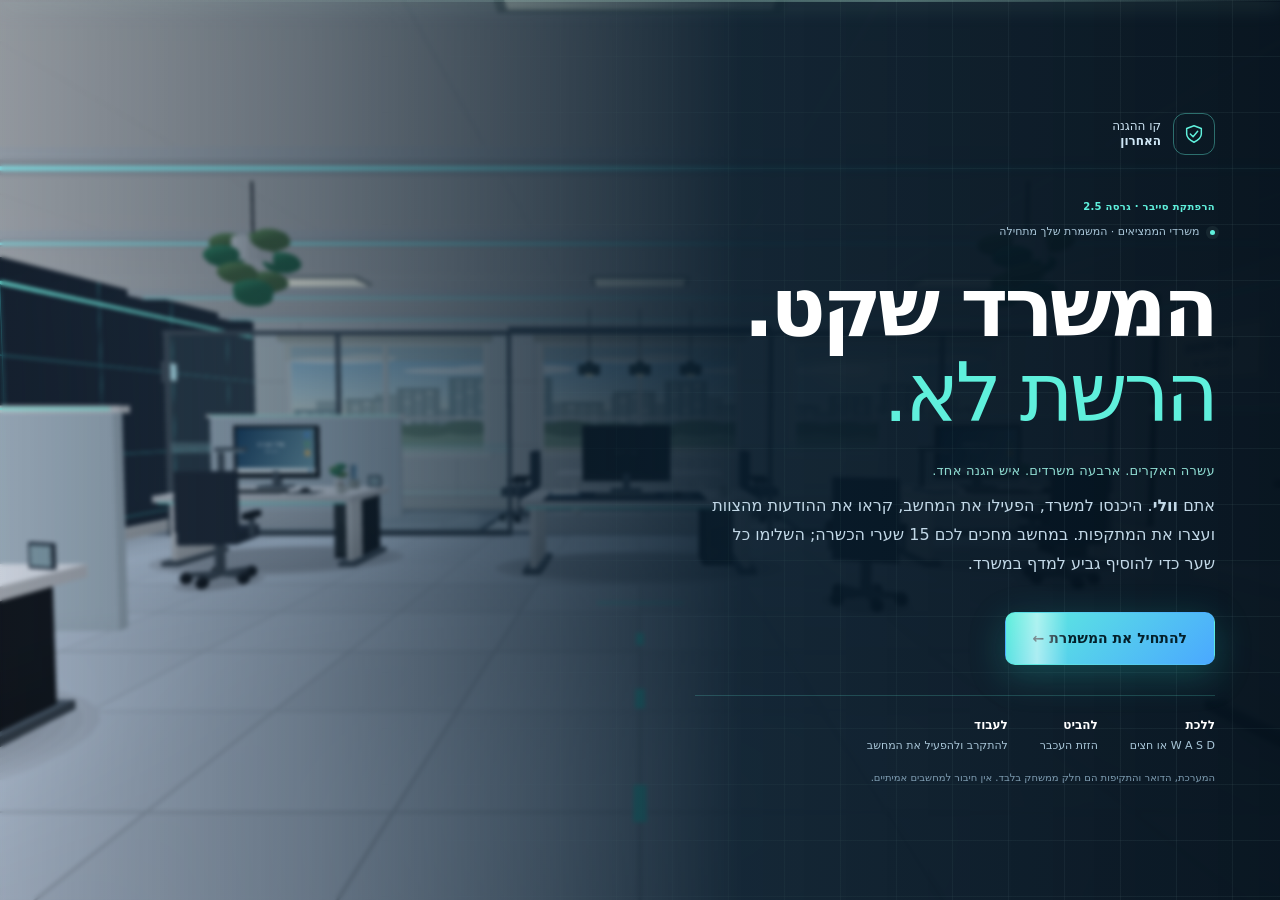
<file: index.html>
<!doctype html>
<html lang="he" dir="rtl">
<head><meta charset="utf-8"><meta name="viewport" content="width=device-width,initial-scale=1,viewport-fit=cover"><meta name="theme-color" content="#06131f"><meta name="game-version" content="office-os-6"><title>וולי | המשמרת במשרד</title><style>
:root{font-family:'Segoe UI',Arial,sans-serif;color:#edf5fa;background:#1d2d37;--blue:#2563c7;--ink:#203246;--muted:#607185;--line:#dbe2ea;--green:#176b53;--mint:#9ee3ce;--radius:12px;color-scheme:light}*{box-sizing:border-box}body{margin:0}button,input{font:inherit}button{cursor:pointer;touch-action:manipulation}button:disabled{cursor:default;opacity:.55}button:focus-visible,input:focus-visible{outline:3px solid #4ca8ff;outline-offset:3px}button{transition:background .16s,transform .16s}button:active:not(:disabled){transform:translateY(1px)}svg{width:24px;height:24px;fill:none;stroke:currentColor;stroke-width:1.6;stroke-linecap:round;stroke-linejoin:round;flex-shrink:0}.sprite{position:absolute;width:0;height:0;overflow:hidden}.hidden{display:none!important}#game,#world{position:fixed;inset:0;width:100%;height:100%}#world{display:block;touch-action:none;outline:none}.hud{position:absolute;inset:0;pointer-events:none}.hud button{pointer-events:auto}.topbar{display:flex;justify-content:space-between;align-items:center;padding:24px 30px;background:linear-gradient(#162633a1,transparent)}.brand{display:flex;align-items:center;gap:12px;text-shadow:0 1px 5px #0008}.brand svg{width:35px;height:35px}.brand b,.brand small{display:block}.brand b{font-size:16px}.brand small{font-size:12px;opacity:.85;margin-top:3px}.status-pill{display:flex;align-items:center;gap:10px;font-size:12px;background:#203443e8;border:1px solid #ffffff30;border-radius:30px;padding:10px 14px}.status-pill i,.monitor-top i{width:6px;height:6px;display:inline-block;border-radius:50%;background:#9ee3ce}.status-pill b{border-right:1px solid #ffffff40;padding-right:10px}.mission{position:absolute;right:30px;top:106px;width:240px;padding:18px;border:1px solid #ffffff2b;border-radius:12px;background:#203443e8;box-shadow:0 8px 25px #172c4020}.eyebrow{font-size:12px;font-weight:650;color:var(--mint)}.mission h2{font-size:17px;margin:10px 0 6px}.mission p{font-size:13px;line-height:1.65;color:#cbd9e4;margin:0 0 15px}.progress{background:#ffffff20;height:3px;border-radius:5px;overflow:hidden}.progress span{display:block;background:var(--mint);height:100%;width:0;transition:width .25s}.crosshair{position:absolute;top:50%;left:50%;width:5px;height:5px;border-radius:50%;background:#fff9;box-shadow:0 0 2px 1px #0006}.interaction-hint{position:absolute;bottom:115px;left:50%;transform:translateX(-50%);padding:10px 20px;border-radius:30px;white-space:nowrap;background:#152d40df;font-size:13px}.hud-bottom{position:absolute;bottom:24px;left:30px;right:30px;display:flex;justify-content:space-between;align-items:end;gap:15px}.controls-note{background:#203443e8;border:1px solid #ffffff26;border-radius:10px;padding:12px 16px;font-size:12px;line-height:1.8}.controls-note b,.controls-note span{display:block}.controls-note span{color:#c6d6e1}.hud-buttons{display:flex;gap:8px}.primary,.secondary{border-radius:8px;min-height:46px;padding:11px 18px;border:1px solid transparent;font-weight:650;font-size:14px}.primary{background:var(--blue);color:white;box-shadow:0 4px 12px #142b5420}.primary:hover:not(:disabled){background:#194fa9}.secondary{color:#fff;background:#203443ed;border-color:#ffffff40}.secondary:hover{background:#36546a}.large{min-height:53px;padding:15px 28px}.touch-controls{display:none}.overlay{position:fixed;inset:0;z-index:10;display:grid;place-items:center;padding:28px;background:#172934a6;backdrop-filter:blur(8px);overflow:auto}.intro{background:linear-gradient(270deg,#142f43f5 0%,#182f3bd9 50%,#142b3b44)}.intro-card{max-width:1100px;width:100%;padding:50px 20px}.chapter-line{color:#b6cbd7;font-size:13px;margin-top:14px}.intro h1{font-size:clamp(38px,5.2vw,72px);font-weight:600;line-height:1.16;letter-spacing:-.04em;margin:38px 0 22px}.intro h1 em{font-style:normal;color:#b5e2d1}.intro p{font-size:18px;color:#d6e3ea;line-height:1.8;max-width:610px;margin:10px 0}.intro .primary{margin-top:22px;background:#b5e2d1;color:#163d36}.intro .primary:hover{background:#d0f1e5}.intro-guide{display:flex;gap:35px;margin:36px 0 25px;padding-top:22px;border-top:1px solid #ffffff26;max-width:650px;font-size:13px;color:#bfced8}.intro-guide b{display:block;color:#fff;font-size:14px;margin-bottom:7px}.intro small{font-size:12px;color:#b1c4d0}.computer-overlay{background:#0e1726b8;z-index:20;padding:22px}.monitor{width:min(1440px,100%);height:min(940px,calc(100dvh - 44px));display:flex;flex-direction:column;background:#171c22;border:1px solid #697079;border-radius:18px;padding:9px 9px 0;box-shadow:0 35px 100px #0009}.monitor-top{display:flex;align-items:center;justify-content:space-between;gap:12px;padding:2px 12px 10px;color:#b8c2ce;font-size:11px;min-height:48px}.monitor-top span:first-child{color:#eef4fa}.monitor-top i{margin-left:7px}.monitor-exit{border:1px solid #ffffff30;color:white;background:#2d3743;padding:9px 12px;border-radius:6px;min-height:36px}.display{position:relative;flex:1;min-height:0;overflow:hidden;border:1px solid #070d14;border-radius:5px}.monitor-chin{display:flex;justify-content:center;align-items:center;position:relative;height:25px;font-size:10px;color:#97a3ad}.monitor-chin i{position:absolute;left:18px;width:4px;height:4px;border-radius:50%;background:#b5e2d1}.desktop{position:absolute;inset:0;background:linear-gradient(135deg,#113249,#386e8f 50%,#79a1ad);overflow:hidden}.wallpaper-art{position:absolute;left:-10%;bottom:5%;width:90%;height:90%;border:85px solid #b7dbe72e;border-radius:50% 60% 35% 60%;transform:rotate(-28deg);box-shadow:0 0 0 85px #b7dbe716,0 0 0 170px #b7dbe70d}.desktop-greeting{position:absolute;left:12%;top:25%;text-align:right;color:#e2f1f7;text-shadow:0 2px 15px #112f4820}.desktop-greeting span{font-size:14px}.desktop-greeting h2{font-size:clamp(35px,4.6vw,65px);line-height:1.15;font-weight:350;letter-spacing:-2px;margin:18px 0}.desktop-greeting p{font-size:13px;color:#d5e7ee}.desktop-icons{position:absolute;top:25px;right:24px;display:grid;gap:13px}.desktop-icons>button{display:flex;align-items:center;flex-direction:column;gap:7px;width:106px;color:white;border:1px solid transparent;background:transparent;border-radius:7px;padding:8px 4px;font-size:12px;text-shadow:0 1px 3px #1235}.desktop-icons>button:hover{background:#ffffff20;border-color:#ffffff50}.app-icon{position:relative;display:grid;place-items:center;width:49px;height:49px;box-shadow:0 5px 15px #14314c2a;border:1px solid #ffffff50;border-radius:12px}.app-icon svg{width:28px;height:28px}.blue{background:linear-gradient(#70baf0,#216cb5)}.green{background:linear-gradient(#64b9a1,#287566)}.gold{background:linear-gradient(#f0cd7c,#b78a3c)}.gray{background:linear-gradient(#b1bbc7,#667685)}.mail-badge{position:absolute;top:-4px;right:-4px;background:#a82d45;border:2px solid #dfebf3;color:white;min-width:20px;height:20px;border-radius:10px;font-size:10px;display:grid;place-items:center;text-shadow:none}.notification{position:absolute;bottom:76px;left:22px;display:flex;gap:12px;align-items:center;max-width:410px;background:#f7fbfff2;color:var(--ink);border:1px solid #fff;border-radius:11px;padding:18px;box-shadow:0 8px 30px #11334740;font-size:13px}.notification>svg{color:var(--blue)}.notification p{margin:5px 0 0;color:var(--muted);font-size:12px;line-height:1.5}.notification button,.evidence-strip button{border:0;color:var(--blue);background:transparent;font-weight:600;min-height:40px;white-space:nowrap}.taskbar{position:absolute;bottom:0;left:0;right:0;height:56px;display:flex;align-items:center;padding:6px 15px;gap:8px;background:#eaf2f5ed;color:#25465e;box-shadow:0 -1px 0 #ffffff70;z-index:4;backdrop-filter:blur(18px)}.taskbar button{width:43px;height:42px;display:grid;place-items:center;background:transparent;color:#2e5c7f;border:0;border-radius:6px;position:relative}.taskbar button:hover,.taskbar button.active{background:#fff9}.taskbar button.active:after{content:'';position:absolute;bottom:1px;height:3px;width:18px;background:#3979ad;border-radius:2px}.taskbar .mail-badge{top:0;right:1px}.taskbar-divider{height:25px;border-right:1px solid #b8cbd6;margin:0 4px}.taskbar-spacer{flex:1}.local-indicator{font-size:11px;color:#276349}.taskbar time{font-size:13px;font-variant-numeric:tabular-nums;margin-right:12px;direction:ltr}.start-menu{position:absolute;right:12px;bottom:68px;width:270px;padding:16px;background:#f2f6faf5;color:var(--ink);z-index:5;border:1px solid #fff;border-radius:12px;box-shadow:0 10px 40px #1235;display:grid;gap:4px}.start-menu b{padding:10px 8px 16px;font-size:14px}.start-menu button{background:transparent;border:0;text-align:right;color:var(--ink);padding:12px;border-radius:6px}.start-menu button:hover{background:#dce8f4}.start-menu #power-off{border-top:1px solid #cdd8e3;border-radius:0;margin-top:8px;color:#994249}.app-window{position:absolute;inset:24px 150px 78px 28px;z-index:2;display:flex;flex-direction:column;color:var(--ink);background:#f9fbfd;border:1px solid #fff;border-radius:10px;overflow:hidden;box-shadow:0 18px 65px #082b4b60;animation:window-in .2s ease}.app-window.maximized{inset:0 0 56px;border-radius:0}.window-titlebar{display:flex;justify-content:space-between;align-items:center;min-height:48px;flex-shrink:0;background:#e9eef5;border-bottom:1px solid #cfd9e4;padding:0 12px 0 0;user-select:none}.window-titlebar>div{display:flex;align-items:center;gap:9px}.window-titlebar svg{width:18px;height:18px;color:#3973a5}.window-titlebar h2{font-size:13px;margin:0;font-weight:600}.window-controls{align-self:stretch;gap:0!important;direction:ltr}.window-controls button{width:43px;border:0;border-radius:0;background:transparent;color:#4c5d6f;font-size:21px}.window-controls button:hover{background:#d6dfe9}#close-app:hover{background:#bf3c4c;color:#fff}.app-content{flex:1;min-height:0;overflow:auto;background:#fff}.mail-toolbar{display:flex;justify-content:space-between;align-items:center;gap:14px;min-height:83px;padding:16px 22px;border-bottom:1px solid var(--line)}.mail-toolbar>b{font-size:20px;white-space:nowrap}.mail-toolbar>b span{font-size:12px;background:#e5edf8;color:#325f98;border-radius:20px;padding:3px 7px;margin-right:7px}.search-label{display:flex;align-items:center;gap:8px}.search-label span{font-size:11px;color:#5b6f82}.search-label input{min-width:0;width:210px;padding:10px 12px;border:1px solid #cdd8e4;background:#f8fafc;border-radius:6px;font-size:13px}.mail-layout{display:grid;grid-template-columns:265px minmax(0,1fr);height:calc(100% - 83px)}.mail-list{overflow:auto;background:#f6f8fb;border-left:1px solid var(--line);padding:6px}.mail-item{display:block;position:relative;text-align:right;width:100%;border:1px solid transparent;border-bottom-color:#e1e7ef;padding:18px 14px;background:transparent;border-radius:6px;color:var(--ink)}.mail-item:hover{background:#eaf0f7}.mail-item.selected{border-color:#b8cfe9;background:#e5effb}.mail-item.unread:before{content:'';position:absolute;top:23px;left:12px;width:6px;height:6px;border-radius:50%;background:var(--blue)}.mail-item b,.mail-item span,.mail-item small{display:block}.mail-item b{font-size:12px;color:#567087;font-weight:500;margin-bottom:6px}.mail-item span{font-size:14px;font-weight:600;margin-bottom:8px;line-height:1.5}.mail-item small{font-size:11px;color:#77889b}.mail-empty{padding:20px;line-height:1.7;color:var(--muted)}.mail-detail{overflow:auto;padding:30px;outline:none}.mail-tag{font-size:11px;font-weight:600;color:#36648f;display:inline-block;border:1px solid #d0deec;padding:4px 8px;border-radius:5px}.mail-detail h3{font-size:24px;margin:18px 0;line-height:1.4}.sender-line{display:flex;align-items:center;gap:12px;padding-bottom:22px;margin-bottom:25px;border-bottom:1px solid var(--line)}.avatar{display:grid;place-items:center;border-radius:50%;width:38px;height:38px;background:#dceaf8;color:#33618d;font-weight:600}.sender-line b,.sender-line small{display:block}.sender-line b{font-size:13px}.sender-line small{font-size:11px;color:#6b7e91;margin-top:4px}.mail-body{font-size:15px;line-height:1.9;white-space:pre-line;max-width:650px}.mail-detail .primary{margin-top:22px}.mail-signature{font-size:13px;color:#6b8091;margin-top:30px;border-top:1px solid var(--line);padding-top:18px}.defense-layout{display:grid;grid-template-columns:minmax(0,1fr) 230px;min-height:100%}.incident{padding:26px}.incident-top{display:flex;justify-content:space-between;align-items:center;font-size:12px;color:#65778a;gap:10px}.alert-badge{background:#fff1df;border:1px solid #f2d8ad;color:#8c5316;padding:5px 9px;border-radius:5px}.incident h3{font-size:26px;margin:22px 0 12px}.incident>p{line-height:1.85;font-size:15px;color:#566a7e}.evidence-strip{display:flex;align-items:center;gap:10px;background:#eff5fb;border:1px solid #d9e5f1;border-radius:7px;padding:8px 12px;color:#51728f;font-size:12px;margin:18px 0}.evidence-strip svg{width:19px;height:19px}.evidence-strip span{flex:1}.incident h4{font-size:14px;margin:22px 0 12px}.choices{display:grid;gap:9px}.choice{display:flex;align-items:center;gap:12px;width:100%;text-align:right;background:#fff;border:1px solid #cad6e2;border-radius:7px;padding:13px;color:#293d51;min-height:51px;font-size:14px;line-height:1.5}.choice:hover:not(:disabled){background:#edf4fd;border-color:#78a6d4}.choice b{display:grid;place-items:center;flex-shrink:0;width:25px;height:25px;border-radius:5px;background:#eaf0f7;font-size:12px;color:#536e89}.choice.wrong{background:#fff0f0;border-color:#d38990;color:#893742;opacity:1}.choice.correct{background:#e6f6ef;border-color:#67a88d;color:#21654a;opacity:1}.feedback{min-height:20px;font-size:14px!important}.feedback.good{color:#216b4d!important}.feedback.bad{color:#9f3744!important}.defense-side{padding:26px 20px;background:#f1f5f9;border-right:1px solid var(--line)}.defense-side .eyebrow,.settings-content .eyebrow{color:#52718e}.office{margin-top:20px}.office-label{display:flex;justify-content:space-between;font-size:12px;gap:8px}.office-label b{color:#2b745b}.office-bar{height:5px;background:#d8e2e9;border-radius:6px;overflow:hidden;margin-top:8px}.office-bar span{display:block;height:100%;background:#4c9c7e;transition:width .2s}.office-bar .low{background:#bc5262}.office-label .low{color:#a43848}.defense-side h4{font-size:13px;border-top:1px solid var(--line);margin:30px 0 12px;padding-top:20px}.defense-side ol{padding-right:15px;color:#62788b;line-height:1.8;font-size:12px}.local-note{font-size:11px;line-height:1.7;color:#617d8c;border-right:2px solid #8cafbf;padding-right:9px}.document{max-width:760px;margin:30px auto;padding:35px 45px;background:#fff;border:1px solid #dce3ea;box-shadow:0 5px 20px #1f374508}.document-label{font-size:12px;color:#637c93}.document h3,.settings-content h3{font-size:28px;line-height:1.4}.document p,.document li{font-size:15px;line-height:1.9;color:#5c7186}.document-stamp{border-top:1px solid #d5dfe8;padding-top:20px;margin-top:30px;font-size:12px;color:#7691a1}#app-files{background:#edf1f6;padding:0 20px}.settings-content{padding:36px;max-width:700px}.settings-content label{display:flex;align-items:center;gap:16px;margin:30px 0;font-size:15px}.settings-content input[type=range]{flex:1;min-width:80px;accent-color:#326ab8}.settings-content input[type=checkbox]{width:20px;height:20px;accent-color:#326ab8}.settings-content p{font-size:14px;line-height:1.8;color:#657c90}.boot{position:absolute;inset:0;z-index:10;background:#172c42;color:#e2f1f7;display:flex;align-items:center;justify-content:center;flex-direction:column;gap:14px}.boot svg{width:54px;height:54px;color:#a4d5f3}.boot h2{font-size:28px;font-weight:400}.boot p{font-size:13px;color:#b9cbda}.spinner{width:23px;height:23px;border:2px solid #ffffff30;border-top-color:white;border-radius:50%;animation:spin 1s linear infinite}.ending-card{width:min(520px,100%);background:#1c364a;border:1px solid #ffffff30;border-radius:18px;padding:40px;text-align:center;box-shadow:0 30px 90px #0005}.ending-card h2{font-size:30px}.ending-card p{font-size:16px;line-height:1.8;color:#c1d5df}.ending-card .trophy{display:block;width:68px;height:68px;margin:25px auto;color:#b5e2d1}.ending-stats{display:flex;justify-content:center;gap:25px;margin:24px 0;font-size:20px;color:#b5e2d1}@keyframes spin{to{transform:rotate(360deg)}}@keyframes window-in{from{opacity:0;transform:translateY(8px) scale(.985)}to{opacity:1;transform:none}}.reduce-motion *{animation:none!important;transition:none!important}@media(prefers-reduced-motion:reduce){*,*:before,*:after{animation:none!important;transition:none!important}}@media(max-width:1000px){.app-window{inset:14px 130px 68px 14px}.defense-layout{grid-template-columns:1fr}.defense-side{border:0;border-top:1px solid var(--line)}#offices{display:grid;grid-template-columns:1fr 1fr;gap:0 20px}.mail-layout{grid-template-columns:205px minmax(0,1fr)}.mail-detail{padding:23px}.mail-toolbar{padding:14px}.search-label span{display:none}.search-label input{width:170px}.controls-note{max-width:290px}.hud-buttons{flex-wrap:wrap;justify-content:flex-end}.hud-buttons button{font-size:12px}.monitor-top>span:nth-child(2){display:none}}
@media(max-width:680px){.topbar{padding:14px}.brand b{font-size:13px}.brand small{font-size:10px}.brand svg{width:27px}.status-pill{font-size:10px;padding:9px;gap:7px}.mission{top:80px;right:14px;width:194px;padding:12px}.mission h2{font-size:14px}.mission p{font-size:11px}.hud-bottom{bottom:16px;left:14px;right:14px}.controls-note{display:none}.hud-buttons{width:100%}#mouse-look{display:none}.touch-controls{display:flex;direction:ltr;position:absolute;bottom:78px;left:14px;gap:5px;pointer-events:auto}.touch-controls button{width:42px;height:44px;background:#203443eb;border:1px solid #ffffff50;border-radius:7px;color:white;font-size:20px;touch-action:none}.interaction-hint{bottom:135px;max-width:95%;font-size:11px;white-space:normal;text-align:center;width:270px}.overlay{padding:15px}.intro-card{padding:25px 5px}.intro h1{font-size:40px;margin-top:26px}.intro p{font-size:15px}.intro-guide{gap:20px;font-size:11px}.intro-guide b{font-size:12px}.intro small{font-size:11px}.computer-overlay{padding:3px}.monitor{height:99dvh;border-radius:9px;padding:4px 4px 0}.monitor-top{padding:0 6px 6px;font-size:10px;min-height:44px}.monitor-exit{font-size:11px}.monitor-chin{height:18px;font-size:8px}.desktop-icons{right:10px;top:18px;gap:8px}.desktop-icons>button{width:89px;font-size:11px}.app-icon{width:42px;height:42px}.desktop-greeting{left:7%;top:25%}.desktop-greeting h2{font-size:33px}.desktop-greeting span,.desktop-greeting p{font-size:11px}.notification{left:10px;right:10px;bottom:67px;padding:12px;gap:8px}.notification button{font-size:12px}.notification p{font-size:11px}.app-window{inset:8px 6px 64px;border-radius:8px}.window-titlebar{min-height:44px}.window-controls button{width:39px;min-height:44px}.mail-toolbar{flex-wrap:wrap;gap:10px;padding:14px;min-height:100px}.mail-toolbar>b{font-size:18px}.search-label{width:100%}.search-label input{width:100%}.mail-layout{height:calc(100% - 110px);grid-template-columns:1fr;grid-template-rows:155px minmax(0,1fr)}.mail-list{border-left:0;border-bottom:1px solid var(--line);padding:4px}.mail-item{padding:10px 12px}.mail-item b{margin-bottom:3px}.mail-item span{font-size:13px;margin-bottom:3px}.mail-detail{padding:20px}.mail-detail h3{font-size:21px}.mail-body{font-size:14px}.sender-line{margin-bottom:15px;padding-bottom:15px}.incident{padding:20px 16px}.incident h3{font-size:23px}.incident>p{font-size:14px}.evidence-strip{flex-wrap:wrap}.evidence-strip button{width:100%;text-align:right}.choice{font-size:13px;padding:11px;gap:9px}.taskbar{padding:6px 9px;gap:5px}.local-indicator{font-size:10px}.taskbar time{margin-right:4px;font-size:11px}.document{padding:23px 18px;margin:15px auto}.document h3,.settings-content h3{font-size:23px}.settings-content{padding:24px}.settings-content label{flex-wrap:wrap}.settings-content .check-row{flex-wrap:nowrap}.document li,.document p{font-size:14px}.ending-card{padding:26px}.ending-card h2{font-size:26px}}
/* v1.3 — warm architectural office and a clearer, calmer game desktop. */
:root{--blue:#246a75;--ink:#21383e;--muted:#657b82;--line:#dce5e7;--mint:#a9ddcd}
.primary{background:#246a75;box-shadow:0 5px 16px #0c3e4920}.primary:hover:not(:disabled){background:#1b5661}button:focus-visible,input:focus-visible{outline-color:#d8a964}.cinematic-shade{position:absolute;inset:0;pointer-events:none;background:linear-gradient(#12272f28,transparent 25%,transparent 75%,#10252c35)}
.topbar{padding:22px 28px}.brand svg{color:#beddd0;background:#152f369c;border:1px solid #d1e5dc44;border-radius:11px;width:43px;height:43px;padding:9px}.brand b{font-size:15px;letter-spacing:.01em}.status-pill{background:#152e35e8;border-color:#c2ded332;backdrop-filter:blur(10px);padding:10px 16px}.status-pill i{box-shadow:0 0 0 4px #a6dccc12}.mission{width:242px;right:28px;top:100px;border-radius:14px;padding:19px;background:linear-gradient(140deg,#203c43f0,#142d34f0);border-color:#b4d2c72e;box-shadow:0 12px 40px #17313a20;backdrop-filter:blur(14px)}.mission .eyebrow{display:flex;align-items:center;justify-content:space-between;color:#c5d8d0;font-size:11px}.edition{font-size:10px;font-weight:500;border:1px solid #c4dfd12e;border-radius:4px;padding:2px 5px;color:#c9dbd4}.mission h2{font-size:18px;font-weight:600;margin-top:15px}.mission p{color:#b4c9c9;font-size:12px}.mission-steps{border-top:1px solid #c5dfd224;padding-top:12px;display:grid;gap:9px;margin:14px 0 17px}.mission-steps>span{display:flex;gap:9px;align-items:center;font-size:11px;color:#c4d6d4}.mission-steps b{font-size:9px;display:grid;place-items:center;width:22px;height:22px;background:#a2c2b81c;border:1px solid #c4dfd224;border-radius:6px;font-weight:500}.mission-steps .done b{background:#afd8c7;color:#1c443b;border-color:#afd8c7}.progress{height:4px;background:#b1c9c41c}.progress span{background:linear-gradient(90deg,#82bcae,#dbcf9f)}
.office-map{position:absolute;left:28px;top:100px;width:162px;border:1px solid #b4d2c72e;background:#18343ce8;backdrop-filter:blur(12px);border-radius:13px;overflow:hidden;box-shadow:0 10px 30px #10222a18}.office-map>button{width:100%;display:flex;justify-content:space-between;align-items:center;min-height:42px;background:transparent;color:#d0e0d9;border:0;padding:11px 13px;font-size:11px}.office-map>button:hover{background:#c5dfd20b}.office-map>button span{font-size:18px}.floor-plan{display:block;width:calc(100% - 24px);height:148px;margin:0 12px;color:#8ca6a8;stroke-width:.08;fill:#436269}.floor-plan .map-room{fill:#0d252d;stroke:#a0bfbb;stroke-width:.12}.floor-plan .map-divider{stroke:#86a5aa;stroke-dasharray:.3 .18}.floor-plan .map-target{fill:#d6bc81;stroke:#e9d5a6}.floor-plan .map-halo{stroke:none;fill:#cbece522}.floor-plan .map-arrow{fill:#b0e8d3;stroke:#c5f2e6;stroke-width:.04}.map-key{display:flex;justify-content:center;gap:14px;font-size:9px;color:#c4d6d2;margin-top:8px}.map-key i{display:inline-block;width:5px;height:5px;background:#b0e8d3;border-radius:50%;margin-left:4px}.map-key>span:nth-child(2) i{background:#d6bc81;border-radius:1px}.office-map small{display:block;text-align:center;font-size:10px;color:#a2bfb9;margin:10px 0 13px}.controls-note{background:#18343ce8;border-color:#b5d1c72d;font-size:11px;backdrop-filter:blur(10px)}.controls-note span{font-size:10px;color:#adc5c5}.hud-buttons .secondary{background:#19363eed;border-color:#abcbb93d;font-size:12px}.hud-buttons .primary{background:#d8cba2;color:#203b39;border-color:#e6d9b4}.hud-buttons .primary:hover{background:#eddfb7}.interaction-hint{background:#e6e9dbee;color:#26413d;border:1px solid #fff7;box-shadow:0 5px 25px #112c3220;font-weight:600}.crosshair{width:4px;height:4px;box-shadow:0 0 0 4px #17313a18}
.intro{background:linear-gradient(270deg,#102d35f5 0%,#17343de8 42%,#17343d45 76%,#17343d15);backdrop-filter:blur(2px)}.intro-card{max-width:1180px;padding:35px 15px}.intro-emblem{display:flex;align-items:center;gap:12px;margin-bottom:40px;font-size:12px;color:#cbddd8;line-height:1.3}.intro-emblem svg{width:42px;height:42px;color:#dfd4b0;border:1px solid #e5d9ba55;border-radius:12px;padding:9px}.intro-emblem b{font-weight:600}.intro-card>.eyebrow{font-size:10px;letter-spacing:.03em;color:#c6b98e}.chapter-line{font-size:11px;margin-top:11px;color:#b8d0ce}.chapter-line i{display:inline-block;width:5px;height:5px;background:#a9ddcd;border-radius:50%;margin-left:7px;box-shadow:0 0 0 4px #a9ddcd12}.intro h1{font-size:clamp(48px,6.4vw,86px);font-weight:650;line-height:1.03;letter-spacing:-.05em;margin:28px 0 24px}.intro h1 em{color:#e3d8b4;font-weight:350}.intro p{max-width:510px;font-size:16px;line-height:1.8;color:#c6d8d8}.intro p:first-of-type{font-size:13px;color:#dcd3b7;letter-spacing:.02em}.intro .primary{background:#e1d4ac;color:#243e3a;border-radius:9px;padding:14px 27px;margin-top:23px;box-shadow:0 8px 30px #020f1b30}.intro .primary:hover{background:#f3e5bf}.intro-guide{max-width:520px;margin:30px 0 17px;gap:32px;border-color:#c8dcd625;font-size:11px}.intro-guide b{font-size:12px;color:#dce9e1}.intro small{font-size:10px;max-width:550px;display:block;line-height:1.8;color:#9bb9b9}
.computer-overlay{background:#11252ccc;backdrop-filter:blur(12px)}.monitor{border-color:#5b6a6c;background:linear-gradient(150deg,#26363a,#17282c);box-shadow:0 35px 120px #071419a6;border-radius:17px}.monitor-top{padding-bottom:8px;color:#abc2c5}.monitor-exit{font-size:11px;background:#ffffff0b;border-color:#adc9c32e;min-height:36px;border-radius:7px}.monitor-exit:hover{background:#ffffff16}.monitor-chin{color:#99b1b2;letter-spacing:.02em}.desktop{background:radial-gradient(ellipse at 24% 5%,#92b5b45e,transparent 50%),linear-gradient(135deg,#163e4a,#2b646b 52%,#7fa399)}.wallpaper-art{left:-28%;bottom:-63%;width:115%;height:160%;border:100px solid #b4dbca1c;border-radius:50%;transform:rotate(-32deg);box-shadow:0 0 0 70px #b7dbe711,0 0 0 140px #b7dbe70b}.wallpaper-art:after{content:'';position:absolute;inset:13%;border:1px solid #c3e2d528;border-radius:50%}.desktop-greeting{left:7%;top:21%;text-align:right;max-width:500px}.desktop-greeting .desktop-kicker{font-size:10px;letter-spacing:.025em;color:#c2d9d2}.desktop-greeting h2{font-size:clamp(29px,3.6vw,48px);font-weight:550;letter-spacing:-.035em;line-height:1.15;margin:14px 0}.desktop-greeting h2 em{font-style:normal;font-weight:300;color:#d6e5da}.desktop-greeting p{font-size:12px;color:#c7ddd7}.desktop-icons{right:20px;top:24px;gap:9px}.desktop-icons>button{width:91px;gap:8px;border-radius:9px;font-size:11px;padding:9px 2px}.app-icon{width:45px;height:45px;border-radius:12px;border-color:#ffffff45;box-shadow:0 7px 18px #0b293a28,inset 0 1px 0 #ffffff4d}.app-icon svg{width:26px;height:26px}.blue{background:linear-gradient(145deg,#7bb6cc,#39758b)}.green{background:linear-gradient(145deg,#8ec4ae,#367965)}.gold{background:linear-gradient(145deg,#e6d6a1,#b79c5b)}.gray{background:linear-gradient(145deg,#acbdc1,#657e89)}.mail-badge{background:#b65754;border-color:#cbded9;font-size:9px;min-width:18px;height:18px}
.shift-summary{position:absolute;bottom:87px;left:7%;width:430px;max-width:calc(100% - 160px);background:#173c4980;border:1px solid #d0e1d13d;border-radius:14px;backdrop-filter:blur(14px);padding:17px 20px;box-shadow:0 15px 40px #163b4020}.shift-heading{display:flex;justify-content:space-between;align-items:center;color:#c0dbd3;font-size:11px}.shift-heading i{display:inline-block;width:5px;height:5px;border-radius:50%;background:#badac7;margin-left:5px}.shift-heading>b{font-size:10px;font-weight:400;color:#92b6ae}.shift-metrics{display:grid;grid-template-columns:repeat(3,1fr);gap:14px;margin:17px 0}.shift-metrics>div+div{border-right:1px solid #c2dfd126;padding-right:17px}.shift-metrics b{display:block;font-size:25px;font-weight:450;color:#f2f0e3;direction:ltr;text-align:right}.shift-metrics b small{font-size:12px;color:#acc9c1}.shift-metrics>div>span{font-size:10px;color:#b9d3cb;display:block;margin-top:4px}.shift-summary>button{width:100%;background:#e0dac1;color:#274740;border:1px solid #f0e9cf;border-radius:7px;font-size:12px;font-weight:600;min-height:39px;display:flex;align-items:center;justify-content:space-between;padding:8px 12px}.shift-summary>button:hover{background:#f1ead2}.notification{top:20px;bottom:auto;left:22px;max-width:350px;padding:12px 14px;background:#edf2e8f0;border-color:#e9f1e8aa;border-radius:10px;box-shadow:0 7px 28px #123c4329;font-size:12px}.notification>svg{width:20px;height:20px}.notification p{font-size:11px;max-width:215px}.notification button{font-size:12px}.taskbar{background:#dfeae6ed;box-shadow:0 -1px 0 #f1f7ed80;gap:9px}.taskbar button{color:#39676b}.taskbar button.active:after{background:#527d74}.taskbar-divider{border-color:#b4cbc2}.lighting-label{font-size:10px;color:#57766b;margin-left:8px}.taskbar time{color:#405f5b}.start-menu{background:#f1f5eff5;border-color:#dce8df}.start-menu button:hover{background:#dae8df}
.app-window{inset:15px 125px 72px 18px;border-radius:12px;border-color:#dae6e2;box-shadow:0 24px 65px #0a283650}.window-titlebar{min-height:45px;background:#edf2f0;border-color:#d5dfda;padding-right:16px}.window-titlebar h2{font-size:12px;color:#3a5556}.window-titlebar svg{color:#3a757b}.window-controls button{color:#536d6b;font-size:20px;min-width:42px}.window-controls button:hover{background:#dae6e0}.app-content{background:#fcfdfb}.mail-toolbar{height:91px;min-height:91px;padding:18px 24px;background:#fcfdfb;border-bottom:0}.mail-heading{display:grid;gap:4px}.mail-heading>span{font-size:10px;color:#7c918b}.mail-heading>b{font-size:23px;font-weight:600;color:#29484a;white-space:nowrap}.mail-heading small{font-size:11px;vertical-align:middle;font-weight:500;background:#e8efea;color:#55776c;border-radius:5px;padding:3px 7px;margin-right:5px}.search-label input{background:#f0f4f1;border-color:#dce5de;min-height:39px;width:205px;font-size:12px}.search-label span{font-size:10px;color:#798f86}.mail-filters{display:flex;align-items:center;gap:5px;padding:0 22px 13px;border-bottom:1px solid #dce5df;min-height:52px;background:#fcfdfb}.mail-filters button{border:1px solid transparent;background:transparent;color:#70877e;font-size:11px;padding:8px 12px;border-radius:7px;min-height:34px}.mail-filters button[aria-pressed=true]{background:#e5eeea;border-color:#d6e2db;color:#315f56;font-weight:600}.mail-filters button:hover{background:#edf3ee}.mail-filters button span{display:inline-block;padding:0 4px;background:#d2e3db;border-radius:4px;margin-right:4px}.mail-filters>span{margin-right:auto;font-size:10px;color:#7a8d86}.mail-layout{height:calc(100% - 143px);grid-template-columns:245px minmax(0,1fr)}.mail-list{background:#f3f6f3;border-color:#dce5df;padding:8px}.mail-item{padding:17px 12px;border-bottom-color:#e0e7e0;border-radius:8px;margin-bottom:4px}.mail-item.selected{background:#e0ebe6;border-color:#bed2c7}.mail-item:hover{background:#e8efea}.mail-item b{font-size:11px;color:#688079}.mail-item span{font-size:13px;color:#2f4b49;font-weight:600}.mail-item small{font-size:10px;color:#768d83}.mail-item.unread:before{background:#33796b}.mail-detail{padding:28px 32px;background:#fffefb}.mail-detail h3{font-size:26px;letter-spacing:-.02em;color:#263f42;margin:16px 0 22px}.mail-tag{font-size:9px;background:#f6f6ef;border-color:#e3e7db;color:#7b866c;border-radius:5px}.avatar{background:#e2ece4;color:#427567;width:40px;height:40px}.sender-line{border-color:#e7ebe3;margin-bottom:22px;padding-bottom:20px}.sender-line b{color:#49695e;font-size:12px}.sender-line small{color:#7d9387;font-size:10px}.mail-body{font-size:15px;line-height:1.9;color:#4e635c}.mail-signature{color:#839387;border-color:#e6ebe3;font-size:11px}.mail-detail .primary{min-height:42px;font-size:12px}.incident{padding:27px 30px;background:#fffefb}.incident-top{font-size:11px}.alert-badge{color:#926236;border-color:#e5d7b9;background:#f8f1df;font-size:10px}.incident h3{font-size:29px;letter-spacing:-.02em;color:#2c4849;margin:22px 0 14px}.incident>p{color:#60756c;font-size:15px}.incident h4{font-size:13px;color:#49665e}.evidence-strip{background:#eff4ef;border-color:#dce6da;color:#6a8172;border-radius:8px;font-size:11px;padding:7px 12px}.evidence-strip button{font-size:11px}.choice{border-color:#d5e0d8;background:#fffefb;color:#3c574d;border-radius:9px;padding:14px;font-size:13px;min-height:55px}.choice b{background:#eef3ed;color:#6f8979;border-radius:6px}.choice:hover:not(:disabled){background:#eef5ef;border-color:#89b29e;transform:translateX(-2px)}.choice.correct{background:#e6f2e9;border-color:#7ca991;color:#286147}.choice.wrong{background:#f7eaea;border-color:#c9908d;color:#914943}.defense-side{background:#edf2ed;border-color:#dce5da;padding:27px 22px}.defense-side .eyebrow{color:#6f8471;font-size:10px}.office{background:#ffffff88;border:1px solid #d9e5d9;border-radius:9px;padding:13px 11px;margin-top:11px}.office-label{font-size:11px}.office-label b{font-size:10px}.office-bar{height:4px;background:#dce7db}.office-bar span{background:#649e83}.defense-side ol{font-size:11px;color:#758878}.defense-side h4{font-size:12px;color:#627d68}.local-note{color:#789081;font-size:10px;border-color:#8fb29c}.feedback.good{background:#e7f3e9;border-right:3px solid #6ca281;padding:12px;border-radius:5px}.feedback.bad{background:#fbefed;border-right:3px solid #bf8580;padding:12px;border-radius:5px}
.lighting-settings{border:1px solid #d6e2d8;border-radius:10px;padding:16px 18px;margin:25px 0;background:#f6f8f3}.lighting-settings legend{font-size:12px;color:#486e5d;font-weight:600;padding:0 6px}.lighting-settings p{margin:0 0 12px;font-size:12px;color:#778a78}.lighting-settings>div{display:flex;gap:10px}.lighting-settings button{flex:1;background:#fffef9;border:1px solid #d9e2d7;border-radius:8px;min-height:62px;color:#657c68;font-size:12px;display:flex;gap:10px;align-items:center;justify-content:center}.lighting-settings button span{font-size:25px;color:#a38d5c}.lighting-settings button[aria-pressed=true]{background:#e3eee1;border-color:#91b093;color:#325c40;box-shadow:0 0 0 2px #9fbd9512}.settings-content{background:#fffefb}.document{border-color:#e1e5db;box-shadow:0 8px 35px #203e3610;border-radius:3px}.document h3{color:#35564a}#app-files{background:#edf1e9}.boot{background:radial-gradient(ellipse at center,#234b52,#122e38)}.boot svg{color:#d8cfaa}.boot h2{font-weight:350}.ending-card{background:linear-gradient(140deg,#284a4d,#17333b);border-color:#c8ded031}.ending-card h2{font-weight:500;letter-spacing:-.025em}.ending-card .primary{background:#dfd2ac;color:#274037}.ending-stats{color:#dfd2ac}body[data-lighting=evening] .desktop{background:radial-gradient(ellipse at 25% 5%,#b28f7d4a,transparent 50%),linear-gradient(135deg,#263442,#4e606a 52%,#a79982)}
@media(min-height:850px){.shift-summary{bottom:115px;padding:22px;width:470px}.shift-metrics{margin:23px 0}.desktop-greeting{top:23%}.desktop-greeting h2{font-size:52px}}
@media(max-width:1000px){.app-window{inset:12px 114px 68px 12px}.mail-layout{grid-template-columns:205px minmax(0,1fr)}.mail-toolbar{padding:17px}.search-label input{width:165px}.mail-detail{padding:24px}.defense-layout{grid-template-columns:minmax(0,1fr) 205px}.defense-side{border-top:0;border-right:1px solid #dce5da;padding:22px 15px}#offices{display:block}.shift-summary{width:375px}.desktop-greeting h2{font-size:37px}.office-map{width:142px}.floor-plan{height:128px}}
@media(max-width:760px){.defense-layout{grid-template-columns:1fr}.defense-side{border-right:0;border-top:1px solid #dce5da}#offices{display:grid;grid-template-columns:1fr 1fr;gap:8px}.office{margin-top:0}.mail-filters>span{display:none}}
@media(max-width:680px){.office-map{display:none}.topbar{padding:13px}.brand svg{width:32px;height:32px;padding:6px}.brand b{font-size:12px}.brand small{font-size:9px}.status-pill{padding:8px 10px;font-size:9px}.mission{top:75px;right:14px;width:198px;padding:13px}.mission h2{font-size:15px;margin:12px 0 7px}.mission p{font-size:11px;margin-bottom:10px}.mission .eyebrow{font-size:9px}.mission-steps{display:none}.intro-card{padding:22px 8px}.intro-emblem{margin-bottom:28px}.intro h1{font-size:60px;margin:26px 0 22px}.intro p{font-size:14px}.intro p:first-of-type{font-size:11px}.intro-guide{gap:20px;margin-top:25px;font-size:10px}.intro-guide b{font-size:11px}.intro{background:linear-gradient(270deg,#102d35ee,#193b43c9)}.hud-buttons .primary,.hud-buttons .secondary{font-size:11px;min-height:44px}.touch-controls button{width:44px;background:#19363ee8}.computer-overlay{padding:3px}.monitor{border-radius:10px}.monitor-top{font-size:10px}.monitor-exit{font-size:10px}.desktop-icons{right:9px;top:16px;gap:8px}.desktop-icons>button{width:82px;font-size:10px}.app-icon{width:40px;height:40px}.desktop-greeting{left:7%;top:24%;max-width:215px}.desktop-greeting .desktop-kicker{font-size:8px}.desktop-greeting h2{font-size:30px;line-height:1.2}.desktop-greeting p{font-size:10px;max-width:180px}.shift-summary{bottom:172px;left:14px;right:14px;width:auto;max-width:none;padding:15px}.shift-metrics{margin:14px 0}.shift-metrics b{font-size:23px}.shift-metrics>div>span{font-size:9px}.shift-heading{font-size:10px}.shift-metrics>div+div{padding-right:12px}.notification{top:auto;bottom:67px;left:12px;right:12px;max-width:none;padding:12px;font-size:11px}.notification p{font-size:10px}.app-window{inset:8px 6px 64px}.app-window.maximized{inset:0 0 56px}.window-titlebar{min-height:44px}.window-controls button{width:40px;min-height:44px}.mail-toolbar{height:108px;min-height:108px;padding:15px 16px;gap:8px}.mail-heading{gap:3px}.mail-heading>span{font-size:9px}.mail-heading>b{font-size:21px}.search-label{width:100%}.search-label input{width:100%;min-height:35px;font-size:12px;padding:8px 10px}.mail-filters{padding:0 12px 10px;min-height:48px;gap:5px}.mail-filters button{font-size:10px;min-height:34px}.mail-layout{grid-template-columns:1fr;grid-template-rows:140px minmax(0,1fr);height:calc(100% - 156px)}.mail-item{padding:10px 12px;margin-bottom:1px}.mail-item b{font-size:10px}.mail-item span{font-size:12px}.mail-item small{font-size:9px}.mail-detail{padding:19px 21px}.mail-detail h3{font-size:22px}.mail-body{font-size:14px}.sender-line{margin-bottom:18px}.incident{padding:20px 17px}.incident h3{font-size:25px}.incident>p{font-size:14px}.incident h4{font-size:12px}.evidence-strip{font-size:11px}.choice{font-size:12px;min-height:54px}.lighting-label{display:none}.lighting-settings{padding:13px}.lighting-settings button{font-size:11px}.shift-summary>button{min-height:39px;font-size:11px}}
@media(max-height:650px){.intro-emblem{margin-bottom:15px}.intro-card{padding-top:12px;padding-bottom:12px}.intro h1{font-size:50px;margin:18px 0}.intro-guide{margin:20px 0 12px}.desktop-greeting{top:17%}.desktop-greeting h2{font-size:32px}.shift-summary{bottom:77px;padding:12px 17px}.shift-metrics{margin:12px 0}.notification{padding:9px 12px}.mission-steps{display:none}.floor-plan{height:110px}}
@media(prefers-reduced-motion:reduce){.choice:hover:not(:disabled){transform:none}}.reduce-motion .choice:hover:not(:disabled){transform:none}
.gate-panel{max-width:780px;margin:auto;padding:32px;color:#274a45}.gate-panel .eyebrow{color:#688e7c}.gate-panel h3{font-size:27px;margin:13px 0}.gate-panel>p,.gate-hint{color:#69837a;font-size:13px;line-height:1.7}.gate-panel h4{font-size:19px;line-height:1.7;margin:28px 0 15px}.gate-progress{height:6px;background:#e5eee7;border-radius:9px;overflow:hidden}.gate-progress span{display:block;height:100%;background:#64a38a;transition:width .25s}.gate-option{display:flex;gap:12px;align-items:center;min-height:52px;padding:12px;margin:8px 0;border:1px solid #cfddd1;border-radius:8px;cursor:pointer}.gate-option:has(input:checked){background:#e7f3e8;border-color:#69a185}.gate-option input{accent-color:#32765d}.gate-panel input[type=text],#gate-open{width:100%;padding:13px;border:1px solid #b7cfc0;border-radius:8px;font:inherit}.gate-good,.gate-bad{padding:12px;border-radius:7px;line-height:1.7}.gate-good{background:#e2f1e5;color:#236141}.gate-bad{background:#f9eae7;color:#963f3a}#trophy-award,#shelf-view{z-index:30;background:#10272ee8}.award-card{position:relative;text-align:center;width:min(500px,100%);padding:45px 30px;background:radial-gradient(circle at 50% 30%,#668e77,#1c3c3e 65%);border:1px solid #ddce9877;border-radius:18px;box-shadow:0 35px 100px #0009}.award-card h2{font-size:32px;margin:20px 0 12px}.award-card p{line-height:1.7;color:#d9e7dd}.award-art{display:grid;place-items:center;min-height:215px;animation:award-rays 2.2s ease-out both}.trophy-symbol{--trophy-color:#d4aa62;position:relative;display:flex;align-items:center;flex-direction:column;color:var(--trophy-color);filter:drop-shadow(0 0 20px var(--trophy-color));animation:trophy-arrive var(--trophy-duration,1.3s) cubic-bezier(.2,.8,.2,1) both}.trophy-crown{font-size:55px;line-height:1}.trophy-cup{display:grid;place-items:center;width:98px;height:75px;background:linear-gradient(140deg,#fff9,var(--trophy-color) 35%,#75572d);color:#fff8df;font-weight:700;font-size:27px;border-radius:10px 10px 45px 45px;border:3px solid #fff9;box-shadow:inset 0 0 15px #fff6}.trophy-base{width:80px;height:16px;border-radius:5px;background:linear-gradient(90deg,#866d43,var(--trophy-color),#745a36);margin-top:10px}.trophy-symbol:after{content:'';position:absolute;width:12px;height:32px;background:var(--trophy-color);bottom:14px;z-index:-1}.trophy-symbol.small{filter:none;animation:none;transform:scale(.55);height:100px;transform-origin:top center}.shelf-panel{width:min(1050px,100%);max-height:90vh;overflow:auto;background:#1c3b40;border:1px solid #c8d9bd55;border-radius:18px;padding:30px}.shelf-heading{display:flex;justify-content:space-between;gap:15px;align-items:start}.shelf-heading h2{font-size:30px;margin:7px 0}.shelf-heading p{font-size:13px;color:#bfd3c8}.shelf-grid{display:grid;grid-template-columns:repeat(5,1fr);gap:12px;margin-top:24px}.shelf-item{text-align:center;background:linear-gradient(#264d4d,#18353a);border:1px solid #c9d9b63b;border-bottom:7px solid #ac8c5f;border-radius:10px;padding:14px 8px;min-height:155px}.shelf-item b,.shelf-item span{display:block;font-size:12px}.shelf-item>span{margin-top:6px;color:#b4c7bb}.shelf-item.locked .trophy-symbol{filter:grayscale(1);opacity:.23}.shelf-item.locked b{color:#839f98}.award-art:before,.award-art:after{content:'✧ · ✦ · ✧';position:absolute;color:#f5dba1;font-size:28px;animation:award-spark 1.6s ease-out both}.award-art:before{transform:translateX(-145px)}.award-art:after{transform:translateX(145px)}@keyframes trophy-arrive{0%{opacity:0;transform:translateY(75px) rotate(var(--trophy-spin)) scale(.3)}70%{opacity:1;transform:translateY(-12px) rotate(5deg) scale(1.08)}100%{transform:translateY(0) rotate(0) scale(1)}}@keyframes award-rays{from{opacity:0;filter:brightness(2)}to{opacity:1;filter:brightness(1)}}@keyframes award-spark{from{opacity:0;scale:.3}50%{opacity:1;scale:1.2}to{opacity:.8;scale:1}}@media(max-width:680px){.shelf-grid{grid-template-columns:repeat(3,1fr);gap:7px}.shelf-panel{padding:18px}.shelf-item{padding:10px 3px}.shelf-item b,.shelf-item span{font-size:10px}.shelf-heading h2{font-size:24px}.gate-panel{padding:20px}.desktop-icons{gap:2px}.desktop-icons>button{padding:4px 2px}.hud-buttons{gap:4px}.hud-buttons button{padding:8px;font-size:10px!important}}

/* לכל גביע מסלול תנועה ייחודי משלו. */
.award-art[data-gate="1"] .trophy-symbol{animation-name:trophy-gate-1}
@keyframes trophy-gate-1{0%{opacity:0;transform:translate(-28px,40px) rotate(-73deg) scale(0.33)}50%{opacity:1;transform:translate(0px,-13px) rotate(12deg) scale(1.1)}100%{opacity:1;transform:translate(0,0) rotate(0) scale(1)}}
.award-art[data-gate="2"] .trophy-symbol{animation-name:trophy-gate-2}
@keyframes trophy-gate-2{0%{opacity:0;transform:translate(0px,55px) rotate(-36deg) scale(0.41000000000000003)}55%{opacity:1;transform:translate(-10px,-16px) rotate(6deg) scale(1.1)}100%{opacity:1;transform:translate(0,0) rotate(0) scale(1)}}
.award-art[data-gate="3"] .trophy-symbol{animation-name:trophy-gate-3}
@keyframes trophy-gate-3{0%{opacity:0;transform:translate(28px,70px) rotate(1deg) scale(0.49)}60%{opacity:1;transform:translate(10px,-19px) rotate(-1deg) scale(1.1)}100%{opacity:1;transform:translate(0,0) rotate(0) scale(1)}}
.award-art[data-gate="4"] .trophy-symbol{animation-name:trophy-gate-4}
@keyframes trophy-gate-4{0%{opacity:0;transform:translate(56px,25px) rotate(38deg) scale(0.25)}65%{opacity:1;transform:translate(0px,-22px) rotate(-7deg) scale(1.1)}100%{opacity:1;transform:translate(0,0) rotate(0) scale(1)}}
.award-art[data-gate="5"] .trophy-symbol{animation-name:trophy-gate-5}
@keyframes trophy-gate-5{0%{opacity:0;transform:translate(-56px,40px) rotate(75deg) scale(0.33)}45%{opacity:1;transform:translate(-10px,-25px) rotate(-13deg) scale(1.1)}100%{opacity:1;transform:translate(0,0) rotate(0) scale(1)}}
.award-art[data-gate="6"] .trophy-symbol{animation-name:trophy-gate-6}
@keyframes trophy-gate-6{0%{opacity:0;transform:translate(-28px,55px) rotate(-108deg) scale(0.41000000000000003)}50%{opacity:1;transform:translate(10px,-10px) rotate(18deg) scale(1.1)}100%{opacity:1;transform:translate(0,0) rotate(0) scale(1)}}
.award-art[data-gate="7"] .trophy-symbol{animation-name:trophy-gate-7}
@keyframes trophy-gate-7{0%{opacity:0;transform:translate(0px,70px) rotate(-71deg) scale(0.49)}55%{opacity:1;transform:translate(0px,-13px) rotate(11deg) scale(1.1)}100%{opacity:1;transform:translate(0,0) rotate(0) scale(1)}}
.award-art[data-gate="8"] .trophy-symbol{animation-name:trophy-gate-8}
@keyframes trophy-gate-8{0%{opacity:0;transform:translate(28px,25px) rotate(-34deg) scale(0.25)}60%{opacity:1;transform:translate(-10px,-16px) rotate(5deg) scale(1.1)}100%{opacity:1;transform:translate(0,0) rotate(0) scale(1)}}
.award-art[data-gate="9"] .trophy-symbol{animation-name:trophy-gate-9}
@keyframes trophy-gate-9{0%{opacity:0;transform:translate(56px,40px) rotate(3deg) scale(0.33)}65%{opacity:1;transform:translate(10px,-19px) rotate(-1deg) scale(1.1)}100%{opacity:1;transform:translate(0,0) rotate(0) scale(1)}}
.award-art[data-gate="10"] .trophy-symbol{animation-name:trophy-gate-10}
@keyframes trophy-gate-10{0%{opacity:0;transform:translate(-56px,55px) rotate(40deg) scale(0.41000000000000003)}45%{opacity:1;transform:translate(0px,-22px) rotate(-7deg) scale(1.1)}100%{opacity:1;transform:translate(0,0) rotate(0) scale(1)}}
.award-art[data-gate="11"] .trophy-symbol{animation-name:trophy-gate-11}
@keyframes trophy-gate-11{0%{opacity:0;transform:translate(-28px,70px) rotate(77deg) scale(0.49)}50%{opacity:1;transform:translate(-10px,-25px) rotate(-13deg) scale(1.1)}100%{opacity:1;transform:translate(0,0) rotate(0) scale(1)}}
.award-art[data-gate="12"] .trophy-symbol{animation-name:trophy-gate-12}
@keyframes trophy-gate-12{0%{opacity:0;transform:translate(0px,25px) rotate(-106deg) scale(0.25)}55%{opacity:1;transform:translate(10px,-10px) rotate(17deg) scale(1.1)}100%{opacity:1;transform:translate(0,0) rotate(0) scale(1)}}
.award-art[data-gate="13"] .trophy-symbol{animation-name:trophy-gate-13}
@keyframes trophy-gate-13{0%{opacity:0;transform:translate(28px,40px) rotate(-69deg) scale(0.33)}60%{opacity:1;transform:translate(0px,-13px) rotate(11deg) scale(1.1)}100%{opacity:1;transform:translate(0,0) rotate(0) scale(1)}}
.award-art[data-gate="14"] .trophy-symbol{animation-name:trophy-gate-14}
@keyframes trophy-gate-14{0%{opacity:0;transform:translate(56px,55px) rotate(-32deg) scale(0.41000000000000003)}65%{opacity:1;transform:translate(-10px,-16px) rotate(5deg) scale(1.1)}100%{opacity:1;transform:translate(0,0) rotate(0) scale(1)}}
.award-art[data-gate="15"] .trophy-symbol{animation-name:trophy-gate-15}
@keyframes trophy-gate-15{0%{opacity:0;transform:translate(-56px,70px) rotate(5deg) scale(0.49)}45%{opacity:1;transform:translate(10px,-19px) rotate(-1deg) scale(1.1)}100%{opacity:1;transform:translate(0,0) rotate(0) scale(1)}}

/* הסמן מוסתר באזור התנועה בלבד; במחשב ובתפריטים הוא נשאר זמין. */
#world{cursor:none}

/* v2 — motion and effects. Every animation is switched off by the reduced-motion setting. */
@keyframes fx-up{from{opacity:0;transform:translateY(18px)}}
@keyframes fx-down{from{opacity:0;transform:translateY(-18px)}}
@keyframes fx-from-right{from{opacity:0;transform:translateX(28px)}}
@keyframes fx-from-left{from{opacity:0;transform:translateX(-28px)}}
@keyframes fx-pop{0%{opacity:0;transform:scale(.88)}60%{opacity:1;transform:scale(1.03)}}
@keyframes fx-fade{from{opacity:0}}
@keyframes fx-ring{0%{box-shadow:0 0 0 0 #a9ddcd66}100%{box-shadow:0 0 0 10px #a9ddcd00}}
@keyframes fx-ring-gold{0%{box-shadow:0 0 0 0 #e8d7a088}100%{box-shadow:0 0 0 12px #e8d7a000}}
@keyframes fx-ring-red{0%{box-shadow:0 0 0 0 #b6575499}100%{box-shadow:0 0 0 8px #b6575400}}
@keyframes fx-shake{10%,90%{transform:translateX(-2px)}20%,80%{transform:translateX(4px)}30%,50%,70%{transform:translateX(-7px)}40%,60%{transform:translateX(7px)}}
@keyframes fx-correct{0%{transform:scale(1)}35%{transform:scale(1.025);box-shadow:0 0 0 6px #67a88d44,0 10px 30px #67a88d44}100%{transform:scale(1);box-shadow:0 0 0 0 #67a88d00}}
@keyframes fx-shine{0%,55%{transform:translateX(-160%) skewX(-20deg)}100%{transform:translateX(420%) skewX(-20deg)}}
@keyframes fx-bar{from{transform:translateX(-120%)}to{transform:translateX(420%)}}
@keyframes fx-bump{40%{transform:scale(1.4);color:#e8dcb0}}
@keyframes fx-hint{from{opacity:0;transform:translate(-50%,12px)}}
@keyframes fx-hint-glow{0%,100%{box-shadow:0 5px 25px #112c3220,0 0 0 0 #e6e9db88}50%{box-shadow:0 5px 25px #112c3220,0 0 0 9px #e6e9db00}}
@keyframes fx-monitor{from{opacity:0;transform:translateY(34px) scale(.93)}}
@keyframes fx-screen-on{0%{opacity:0;filter:brightness(2.2) saturate(.4)}100%{opacity:1;filter:none}}
@keyframes fx-notify{0%{opacity:0;transform:translateY(-26px) scale(.96)}60%{opacity:1;transform:translateY(4px)}}
@keyframes fx-wiggle{0%,100%{transform:rotate(0)}20%{transform:rotate(-12deg)}40%{transform:rotate(10deg)}60%{transform:rotate(-6deg)}80%{transform:rotate(4deg)}}
@keyframes fx-grid{to{background-position:56px 56px,56px 56px}}
@keyframes fx-scan{0%{transform:translateY(-10vh);opacity:0}15%,85%{opacity:1}100%{transform:translateY(110vh);opacity:0}}
@keyframes fx-glow-text{0%,100%{text-shadow:0 0 0 #e3d8b400}50%{text-shadow:0 0 34px #e3d8b455}}
@keyframes fx-flash{0%{opacity:0}18%{opacity:1}100%{opacity:0}}
@keyframes fx-ripple{to{transform:scale(1);opacity:0}}
@keyframes fx-fall{0%{opacity:1;transform:translate(0,0) rotate(0)}85%{opacity:1}100%{opacity:0;transform:translate(var(--dx),112vh) rotate(var(--r))}}
@keyframes fx-spark{0%{opacity:1;transform:translate(0,0) scale(1)}100%{opacity:0;transform:translate(var(--dx),var(--dy)) scale(.2)}}
@keyframes fx-rays{to{transform:rotate(360deg)}}
@keyframes fx-float{0%,100%{transform:translateY(0)}50%{transform:translateY(-7px)}}
@keyframes fx-alert{0%,100%{box-shadow:0 0 0 0 #e0b06a66}60%{box-shadow:0 0 0 7px #e0b06a00}}
@keyframes fx-hit{0%{background:#f6d5d2;border-color:#c9908d}100%{background:#ffffff88}}

button{transition:background .16s,transform .16s,box-shadow .2s,border-color .16s}
.primary,.secondary,.choice{position:relative;overflow:hidden}
.primary:hover:not(:disabled),.secondary:hover:not(:disabled){transform:translateY(-2px);box-shadow:0 10px 26px #0a252e40}
.fx-ripple{position:absolute;border-radius:50%;background:#ffffff59;transform:scale(0);animation:fx-ripple .55s ease-out forwards;pointer-events:none}
.cinematic-shade{background:radial-gradient(ellipse at center,transparent 58%,#0b1c2240 100%),linear-gradient(#12272f28,transparent 25%,transparent 75%,#10252c35)}

/* opening screen */
.intro::before{content:'';position:absolute;inset:0;pointer-events:none;background-image:linear-gradient(#a9ddcd10 1px,transparent 1px),linear-gradient(90deg,#a9ddcd10 1px,transparent 1px);background-size:56px 56px;-webkit-mask-image:linear-gradient(270deg,#000 10%,transparent 72%);mask-image:linear-gradient(270deg,#000 10%,transparent 72%);animation:fx-grid 9s linear infinite}
.intro::after{content:'';position:absolute;left:0;right:0;top:0;height:2px;pointer-events:none;background:linear-gradient(90deg,transparent,#a9ddcd66 70%,transparent);box-shadow:0 0 22px 3px #a9ddcd33;animation:fx-scan 7s linear infinite}
.intro-card{position:relative;z-index:1}
.intro:not(.hidden) .intro-card>*{animation:fx-up .75s cubic-bezier(.2,.8,.2,1) backwards}
.intro-card>*:nth-child(2){animation-delay:.08s!important}.intro-card>*:nth-child(3){animation-delay:.16s!important}.intro-card>*:nth-child(4){animation-delay:.26s!important}.intro-card>*:nth-child(5){animation-delay:.38s!important}.intro-card>*:nth-child(6){animation-delay:.46s!important}.intro-card>*:nth-child(7){animation-delay:.58s!important}.intro-card>*:nth-child(8){animation-delay:.7s!important}.intro-card>*:nth-child(9){animation-delay:.8s!important}
.intro h1 em{animation:fx-glow-text 3.4s ease-in-out 1.2s infinite}
.chapter-line i,.status-pill i,.shift-heading i{animation:fx-ring 2s ease-out infinite}
.intro .primary::after,.hud-buttons .primary:not(:disabled)::after,.shift-summary>button::after{content:'';position:absolute;top:0;bottom:0;left:0;width:30%;background:linear-gradient(90deg,transparent,#ffffff80,transparent);animation:fx-shine 3.6s ease-in-out infinite;pointer-events:none}
.shift-summary>button{position:relative;overflow:hidden}

/* in-world HUD */
#hud:not(.hidden) .topbar{animation:fx-down .6s cubic-bezier(.2,.8,.2,1) backwards}
#hud:not(.hidden) .mission{animation:fx-from-right .6s .12s cubic-bezier(.2,.8,.2,1) backwards}
#hud:not(.hidden) .office-map{animation:fx-from-left .6s .12s cubic-bezier(.2,.8,.2,1) backwards}
#hud:not(.hidden) .hud-bottom{animation:fx-up .6s .22s cubic-bezier(.2,.8,.2,1) backwards}
.interaction-hint:not(.hidden){animation:fx-hint .35s backwards,fx-hint-glow 1.8s .35s infinite}
#interact:not(:disabled){animation:fx-ring-gold 1.6s ease-out infinite}
#counter{display:inline-block}#counter.fx-bump{animation:fx-bump .55s}
.mission-steps b{transition:background .35s,color .35s,transform .35s}.mission-steps .done b{transform:scale(1.12)}
.mission-steps>span{transition:color .35s}.mission-steps .done{color:#e4efe9}
.progress span,.gate-progress span,.office-bar span{position:relative;overflow:hidden}
.progress span::after,.gate-progress span::after,.office-bar span::after{content:'';position:absolute;top:0;bottom:0;left:0;width:26%;background:linear-gradient(90deg,transparent,#ffffffaa,transparent);animation:fx-bar 2.4s linear infinite}
#map-player{transition:transform .08s linear}
.map-target{animation:fx-fade 1.2s ease-in-out infinite alternate}

/* computer */
#terminal:not(.hidden){animation:fx-fade .25s backwards}
#terminal:not(.hidden) .monitor{animation:fx-monitor .5s cubic-bezier(.2,.8,.2,1) backwards}
.boot:not(.hidden) svg{animation:fx-pop .6s backwards}.boot:not(.hidden) h2{animation:fx-up .5s .15s backwards}.boot:not(.hidden) p{animation:fx-fade .6s .35s backwards}
.desktop:not(.hidden){animation:fx-screen-on .55s backwards}
.desktop:not(.hidden) .desktop-greeting{animation:fx-up .6s .15s backwards}
.desktop:not(.hidden) .shift-summary{animation:fx-up .6s .3s backwards}
.desktop:not(.hidden) .desktop-icons>button{animation:fx-from-right .45s backwards}
.desktop-icons>button:nth-child(1){animation-delay:.2s!important}.desktop-icons>button:nth-child(2){animation-delay:.27s!important}.desktop-icons>button:nth-child(3){animation-delay:.34s!important}.desktop-icons>button:nth-child(4){animation-delay:.41s!important}.desktop-icons>button:nth-child(5){animation-delay:.48s!important}
.app-icon{transition:transform .2s cubic-bezier(.2,.8,.2,1.4),box-shadow .2s}
.desktop-icons>button:hover .app-icon{transform:translateY(-4px) scale(1.07);box-shadow:0 12px 24px #0b293a40,inset 0 1px 0 #ffffff4d}
.taskbar button:hover{transform:translateY(-2px)}
.notification:not(.hidden){animation:fx-notify .55s .5s cubic-bezier(.2,.8,.2,1) backwards}
.notification:not(.hidden)>svg{animation:fx-wiggle .7s 1.05s}
.mail-badge:not(.hidden){animation:fx-ring-red 1.8s ease-out infinite}
.app-window{transition:inset .25s cubic-bezier(.2,.8,.2,1),border-radius .25s}
.mail-item{transition:background .16s,transform .16s,border-color .16s}.mail-item:hover{transform:translateX(-3px)}
.mail-detail>h3{animation:fx-up .3s backwards}.mail-detail>.mail-body{animation:fx-up .35s .06s backwards}.mail-detail>.primary{animation:fx-up .35s .14s backwards}
.app-content:not(.hidden) .incident>h3,.app-content:not(.hidden) .incident>p:first-of-type{animation:fx-up .4s backwards}
.alert-badge{animation:fx-alert 1.8s ease-out infinite}
.choice{animation:fx-up .4s backwards}.choice:nth-child(1){animation-delay:.06s}.choice:nth-child(2){animation-delay:.13s}.choice:nth-child(3){animation-delay:.2s}
.choice.wrong{animation:fx-shake .45s}.choice.correct{animation:fx-correct .7s}
.feedback.good,.feedback.bad,.gate-good,.gate-bad{animation:fx-pop .35s backwards}
.office{transition:border-color .3s}.office.fx-hit{animation:fx-shake .45s,fx-hit 1.1s}
.office-bar span{transition:width .5s cubic-bezier(.2,.8,.2,1),background .3s}
.office-bar .low{animation:fx-fade .7s ease-in-out infinite alternate}
#next:not(.hidden){animation:fx-up .35s .1s backwards}
.document{animation:fx-up .45s backwards}
.gate-option{transition:background .16s,border-color .16s,transform .16s;animation:fx-up .35s backwards}
.gate-option:nth-child(2){animation-delay:.06s}.gate-option:nth-child(3){animation-delay:.12s}.gate-option:nth-child(4){animation-delay:.18s}.gate-option:nth-child(5){animation-delay:.24s}
.gate-option:hover{transform:translateX(-3px);border-color:#89b29e}
.gate-progress span{transition:width .45s cubic-bezier(.2,.8,.2,1)}
.gate-bad{animation:fx-shake .45s}
.lighting-settings button{transition:background .2s,border-color .2s,transform .2s}.lighting-settings button:hover{transform:translateY(-2px)}

/* awards, shelf and ending */
.award-card{overflow:hidden;animation:fx-pop .55s cubic-bezier(.2,.8,.2,1) backwards}
.award-card::before{content:'';position:absolute;left:50%;top:38%;width:900px;height:900px;margin:-450px 0 0 -450px;background:repeating-conic-gradient(from 0deg,#f5dba11f 0deg 9deg,transparent 9deg 22deg);-webkit-mask-image:radial-gradient(circle,#000 8%,transparent 55%);mask-image:radial-gradient(circle,#000 8%,transparent 55%);animation:fx-rays 22s linear infinite;pointer-events:none}
.award-card>*{position:relative}
.award-card h2{animation:fx-up .5s .5s backwards}.award-card p{animation:fx-up .5s .62s backwards}.award-card .primary{animation:fx-up .5s .78s backwards}
.shelf-panel{animation:fx-pop .45s backwards}
.shelf-item{transition:transform .22s cubic-bezier(.2,.8,.2,1.3),box-shadow .22s,border-color .22s;animation:fx-up .45s backwards}
.shelf-item.earned:hover{transform:translateY(-7px);box-shadow:0 16px 32px #0007;border-color:#e1c17699}
.shelf-item.earned .trophy-symbol.small{filter:drop-shadow(0 0 7px var(--trophy-color))}
.ending-card{animation:fx-pop .6s cubic-bezier(.2,.8,.2,1) backwards}
.ending-card .trophy{animation:fx-float 3.2s ease-in-out infinite}
.ending-card h2{animation:fx-up .5s .25s backwards}.ending-card p{animation:fx-up .5s .35s backwards}.ending-stats{animation:fx-up .5s .5s backwards}.ending-card .primary{animation:fx-up .5s .65s backwards}

/* full-screen feedback, confetti and sparks */
#fx-flash{position:fixed;inset:0;z-index:55;pointer-events:none;opacity:0}
#fx-flash.good{background:radial-gradient(ellipse at center,transparent 42%,#46c79655 100%);animation:fx-flash .8s ease-out}
#fx-flash.bad{background:radial-gradient(ellipse at center,transparent 38%,#d6525266 100%);animation:fx-flash .8s ease-out}
.fx-confetti{position:fixed;inset:0;z-index:60;pointer-events:none;overflow:hidden}
.fx-confetti i{position:absolute;top:-16px;width:9px;height:14px;opacity:0;animation:fx-fall var(--d) cubic-bezier(.25,.5,.5,1) var(--delay) forwards}
.fx-spark{position:fixed;z-index:60;width:7px;height:7px;margin:-3px;border-radius:50%;pointer-events:none;animation:fx-spark .65s ease-out forwards}
.reduce-motion *::before,.reduce-motion *::after{animation:none!important;transition:none!important}
.shelf-item:nth-child(1){animation-delay:0.14s}.shelf-item:nth-child(2){animation-delay:0.18s}.shelf-item:nth-child(3){animation-delay:0.22s}.shelf-item:nth-child(4){animation-delay:0.26s}.shelf-item:nth-child(5){animation-delay:0.30s}.shelf-item:nth-child(6){animation-delay:0.34s}.shelf-item:nth-child(7){animation-delay:0.38s}.shelf-item:nth-child(8){animation-delay:0.42s}.shelf-item:nth-child(9){animation-delay:0.46s}.shelf-item:nth-child(10){animation-delay:0.50s}.shelf-item:nth-child(11){animation-delay:0.54s}.shelf-item:nth-child(12){animation-delay:0.58s}.shelf-item:nth-child(13){animation-delay:0.62s}.shelf-item:nth-child(14){animation-delay:0.66s}.shelf-item:nth-child(15){animation-delay:0.70s}
/* v4 — clean tech theme. A visual reskin only: same screens, same content, same controls. */
:root{font-family:'Segoe UI Variable Text','Segoe UI',system-ui,Arial,sans-serif;background:#06131f;--blue:#0b7fd1;--ink:#0f2233;--muted:#5c7186;--line:#dfe7ef;--mint:#5ff0dc;--cyan:#5ff0dc;--sky:#4aa8ff;--glass:#071826d9;--edge:#5ff0dc3d}
button:focus-visible,input:focus-visible{outline-color:#5ff0dc}
.primary{background:linear-gradient(135deg,#0b7fd1,#12b5c9);color:#fff;border-radius:10px;box-shadow:0 6px 18px #0b7fd133}
.primary:hover:not(:disabled){background:linear-gradient(135deg,#1a8fe2,#1fc7da)}
.secondary{background:var(--glass);border-color:var(--edge);border-radius:10px;color:#e6f6ff}
.secondary:hover{background:#0d2a40}
.overlay{background:#04101ab3}
.cinematic-shade{background:radial-gradient(ellipse at center,transparent 58%,#03101a4d 100%),linear-gradient(#04121e33,transparent 22%,transparent 78%,#04121e40)}

/* in-world HUD */
.topbar{background:linear-gradient(#04121eb3,transparent)}
.brand svg{color:var(--cyan);background:#071826b3;border-color:var(--edge);border-radius:12px}
.brand b{letter-spacing:.02em}.brand small{color:#a9c6d8;opacity:1}
.status-pill{background:var(--glass);border-color:var(--edge);border-radius:10px;color:#e6f6ff}
.status-pill i,.chapter-line i,.shift-heading i{background:var(--cyan)}
.status-pill b{border-right-color:#5ff0dc40;color:var(--cyan);font-variant-numeric:tabular-nums}
.mission{background:linear-gradient(160deg,#0a2135e6,#061624e6);border-color:var(--edge);border-radius:14px;box-shadow:0 0 0 1px #5ff0dc0d,0 16px 44px #02101c80}
.mission::before,.office-map::before{content:'';position:absolute;top:0;left:16px;right:16px;height:2px;background:linear-gradient(90deg,transparent,#5ff0dc,transparent)}
.mission .eyebrow{color:#8fdcd2}.edition{border-color:#5ff0dc55;color:var(--cyan)}
.mission h2{color:#fff}.mission p{color:#a9c6d8}
.mission-steps{border-top-color:#5ff0dc26}.mission-steps>span{color:#b9d4e4}
.mission-steps b{background:#5ff0dc12;border-color:#5ff0dc33;color:#b9f5ec}
.mission-steps .done b{background:var(--cyan);color:#04222a;border-color:var(--cyan)}
.progress{background:#5ff0dc1f}.progress span{background:linear-gradient(90deg,#22d3c5,#4aa8ff)}
.office-map{background:var(--glass);border-color:var(--edge);border-radius:14px}
.office-map>button{color:#d6ecf8}.office-map>button:hover{background:#5ff0dc12}
.floor-plan{color:#5f8196;fill:#1d4a66}.floor-plan .map-room{fill:#04121d;stroke:#5ff0dc99}.floor-plan .map-divider{stroke:#4aa8ff99}
.floor-plan .map-target{fill:#4aa8ff;stroke:#b7dcff}.floor-plan .map-halo{fill:#5ff0dc26}.floor-plan .map-arrow{fill:#5ff0dc;stroke:#d8fffa}
.map-key{color:#b9d4e4}.map-key i{background:var(--cyan)}.map-key>span:nth-child(2) i{background:var(--sky)}.office-map small{color:#8fb0c4}
.controls-note{background:var(--glass);border-color:var(--edge);border-radius:10px}.controls-note span{color:#9db8cc}
.hud-buttons .secondary{background:var(--glass);border-color:var(--edge)}
.hud-buttons .primary{background:linear-gradient(135deg,#5ff0dc,#4aa8ff);color:#04202b;border-color:transparent}
.hud-buttons .primary:hover{background:linear-gradient(135deg,#8af6e8,#74bcff)}
.interaction-hint{background:#071826eb;color:#dffaf6;border:1px solid #5ff0dc88;border-radius:10px}
.crosshair{background:#5ff0dccc;box-shadow:0 0 0 4px #5ff0dc22}
.touch-controls button{background:var(--glass)!important;border-color:var(--edge)}

/* opening screen */
.intro{background:linear-gradient(270deg,#04111cf7 0%,#071a29ea 42%,#071a2966 76%,#071a291a)}
.intro-emblem{color:#cfe6f5}.intro-emblem svg{color:var(--cyan);border-color:#5ff0dc66}
.intro-card>.eyebrow{color:var(--cyan)}.chapter-line{color:#a9c6d8}
.intro h1{color:#fff}.intro h1 em{color:var(--cyan);font-weight:300}
.intro p{color:#c3d9e8}.intro p:first-of-type{color:#8fdcd2}
.intro .primary{background:linear-gradient(135deg,#5ff0dc,#4aa8ff);color:#04202b;border-radius:10px;box-shadow:0 10px 36px #22d3c540}
.intro .primary:hover{background:linear-gradient(135deg,#8af6e8,#74bcff)}
.intro-guide{border-top-color:#5ff0dc33;color:#a9c6d8}.intro-guide b{color:#fff}.intro small{color:#7f9db2}

/* computer shell */
.computer-overlay{background:#030b13d9}
.monitor{background:linear-gradient(150deg,#101c28,#070f17);border-color:#5ff0dc40;border-radius:18px;box-shadow:0 0 0 1px #5ff0dc14,0 0 60px #22d3c51f,0 40px 120px #000c}
.monitor-top{color:#8fb0c4}.monitor-top span:first-child{color:#e6f6ff}.monitor-top i{background:var(--cyan)}
.monitor-exit{background:#5ff0dc12;border-color:#5ff0dc40;color:#dffaf6}.monitor-exit:hover{background:#5ff0dc26}
.monitor-chin{color:#6f8da1}.monitor-chin i{background:var(--cyan)}
.display{border-color:#02080e;border-radius:8px}
.boot{background:radial-gradient(ellipse at center,#0b2438,#04101a)}.boot svg{color:var(--cyan)}.boot p{color:#8fb0c4}
.desktop,body[data-lighting=evening] .desktop{background:radial-gradient(ellipse at 18% 0%,#1d6fa666,transparent 55%),radial-gradient(ellipse at 92% 100%,#22d3c540,transparent 50%),linear-gradient(135deg,#06131f,#0b2438 55%,#0e3350)}
.wallpaper-art{border-color:#5ff0dc14;box-shadow:0 0 0 70px #4aa8ff0d,0 0 0 140px #4aa8ff08}.wallpaper-art:after{border-color:#5ff0dc33}
.desktop-greeting .desktop-kicker{color:#8fdcd2}.desktop-greeting h2{color:#fff}.desktop-greeting h2 em{color:var(--cyan)}.desktop-greeting p{color:#b9d4e4}
.desktop-icons>button:hover{background:#5ff0dc14;border-color:#5ff0dc40}
.app-icon{border-radius:14px;border-color:#ffffff40}
.blue{background:linear-gradient(145deg,#4aa8ff,#1c5fd0)}.green{background:linear-gradient(145deg,#3fe0c5,#0f9d8a)}.gold{background:linear-gradient(145deg,#ffd27a,#f09a3a)}.gray{background:linear-gradient(145deg,#9fb2c6,#5b6f86)}
.mail-badge{background:#ff5d6c;border-color:#0b2438}
.shift-summary{background:#071a2ab3;border-color:var(--edge);border-radius:14px}
.shift-heading{color:#b9d4e4}.shift-heading>b{color:#6f8da1}
.shift-metrics>div+div{border-right-color:#5ff0dc26}.shift-metrics b{color:#fff;font-variant-numeric:tabular-nums}.shift-metrics b small{color:#8fb0c4}.shift-metrics>div>span{color:#9db8cc}
.shift-summary>button{background:linear-gradient(135deg,#5ff0dc,#4aa8ff);color:#04202b;border-color:transparent;border-radius:9px}.shift-summary>button:hover{background:linear-gradient(135deg,#8af6e8,#74bcff)}
.notification{background:#0a1c2bf2;color:#e8f6ff;border-color:#5ff0dc55;border-radius:12px;box-shadow:0 10px 34px #010a1280}
.notification>svg{color:var(--cyan)}.notification p{color:#9db8cc}.notification button{color:var(--cyan)}
.taskbar{background:#07141feb;color:#cfe6f5;box-shadow:0 -1px 0 #5ff0dc26}
.taskbar button{color:#9fd8ee}.taskbar button:hover,.taskbar button.active{background:#ffffff14}.taskbar button.active:after{background:var(--cyan)}
.taskbar-divider{border-color:#ffffff26}.lighting-label{color:#8fb0c4}.local-indicator{color:var(--cyan)}.taskbar time{color:#e6f6ff}
.start-menu{background:#0a1c2bf5;color:#e8f6ff;border-color:#5ff0dc40}.start-menu button{color:#e8f6ff}.start-menu button:hover{background:#ffffff14}.start-menu #power-off{border-top-color:#ffffff1f;color:#ff8f8f}

/* app windows */
.app-window{background:#f7fafd;border-color:#fff;border-radius:14px;box-shadow:0 0 0 1px #5ff0dc26,0 28px 70px #010a1299}
.window-titlebar{background:#fff;border-bottom-color:#e3ebf3}.window-titlebar h2{color:#0f2233}.window-titlebar svg{color:#0b7fd1}
.window-controls button{color:#5c7186}.window-controls button:hover{background:#eef3f8}
.app-content{background:#fff}
.mail-toolbar,.mail-filters{background:#fff}.mail-filters{border-bottom-color:#e3ebf3}
.mail-heading>span{color:#7c8fa3}.mail-heading>b{color:#0f2233}.mail-heading small{background:#e6f3ff;color:#0b6fc0}
.search-label span{color:#7c8fa3}.search-label input{background:#f1f5f9;border-color:#dde6ef;border-radius:9px}
.mail-filters button{color:#5c7186}.mail-filters button[aria-pressed=true]{background:#e6f6ff;border-color:#b8ddf7;color:#0b6fc0}.mail-filters button:hover{background:#eef4fa}.mail-filters button span{background:#cfeaff}.mail-filters>span{color:#8a9bb0}
.mail-list{background:#f3f6fa;border-color:#e3ebf3}
.mail-item{border-bottom-color:#e3ebf3;border-radius:10px}.mail-item:hover{background:#eaf1f8}.mail-item.selected{background:#e3f1ff;border-color:#a9d2f5}
.mail-item b{color:#5c7186}.mail-item span{color:#0f2233}.mail-item small{color:#7c8fa3}.mail-item.unread:before{background:#0b7fd1}
.mail-detail{background:#fff}.mail-detail h3{color:#0f2233}
.mail-tag{background:#eef6ff;border-color:#cfe3f6;color:#0b6fc0}.avatar{background:#dff0ff;color:#0b6fc0}
.sender-line{border-color:#e3ebf3}.sender-line b{color:#1d3448}.sender-line small{color:#7c8fa3}.mail-body{color:#3c5165}.mail-signature{color:#8a9bb0;border-color:#e3ebf3}
.incident{background:#fff}.incident h3{color:#0f2233}.incident>p{color:#4a6076}.incident h4{color:#1d3448}.incident-top{color:#7c8fa3}
.alert-badge{background:#fff4e0;border-color:#f3d49b;color:#a8641a}
.evidence-strip{background:#eff6fc;border-color:#d8e6f3;color:#4d6a85}.evidence-strip button,.notification button{font-weight:650}.evidence-strip button{color:#0b7fd1}
.choice{background:#fff;border-color:#d5e0ea;color:#1d3448;border-radius:10px}.choice b{background:#e9f2fb;color:#0b6fc0}
.choice:hover:not(:disabled){background:#eef7ff;border-color:#6bb6ee}
.choice.correct{background:#e3f8f1;border-color:#3cc39b;color:#0c6b53}.choice.wrong{background:#ffecec;border-color:#e58c8c;color:#a03a3a}
.feedback.good{background:#e3f8f1;border-right-color:#3cc39b;color:#0c6b53!important}.feedback.bad{background:#ffecec;border-right-color:#e58c8c;color:#a03a3a!important}
.defense-side{background:#f3f6fa;border-color:#e3ebf3}.defense-side .eyebrow,.settings-content .eyebrow{color:#0b7fd1}
.office{background:#fff;border-color:#dde6ef;border-radius:10px}.office-label b{color:#0c8a76}.office-label .low{color:#c0392b}
.office-bar{background:#e1e9f1}.office-bar span{background:linear-gradient(90deg,#12b5c9,#0b7fd1)}.office-bar .low{background:#e25b5b}
.defense-side ol{color:#5c7186}.defense-side h4{color:#1d3448;border-top-color:#e3ebf3}.local-note{color:#7c8fa3;border-color:#12b5c9}
#app-files{background:#eef2f7}.document{border-color:#e0e7ef;border-radius:10px;box-shadow:0 10px 36px #0f223314}.document h3{color:#0f2233}.document p,.document li{color:#4a6076}.document-label{color:#0b7fd1}.document-stamp{border-top-color:#e0e7ef;color:#8a9bb0}
.gate-panel{color:#0f2233}.gate-panel .eyebrow{color:#0b7fd1}.gate-panel>p,.gate-hint{color:#5c7186}
.gate-progress{background:#e1e9f1}.gate-progress span{background:linear-gradient(90deg,#12b5c9,#0b7fd1)}
.gate-option{border-color:#d5e0ea;border-radius:10px}.gate-option:hover{border-color:#6bb6ee}.gate-option:has(input:checked){background:#e6f6ff;border-color:#4aa8ff}.gate-option input{accent-color:#0b7fd1}
.gate-panel input[type=text],#gate-open{border-color:#c7d6e4;border-radius:10px}
.gate-good{background:#e3f8f1;color:#0c6b53}.gate-bad{background:#ffecec;color:#a03a3a}
.settings-content{background:#fff}.settings-content h3{color:#0f2233}.settings-content p{color:#5c7186}
.settings-content input[type=range],.settings-content input[type=checkbox]{accent-color:#0b7fd1}
.lighting-settings{border-color:#dde6ef;background:#f6f9fc;border-radius:12px}.lighting-settings legend{color:#0b6fc0}.lighting-settings p{color:#7c8fa3}
.lighting-settings button{background:#fff;border-color:#dde6ef;color:#4a6076;border-radius:10px}.lighting-settings button span{color:#f0a53a}
.lighting-settings button[aria-pressed=true]{background:#e6f6ff;border-color:#7fc0f2;color:#0b6fc0;box-shadow:0 0 0 2px #4aa8ff1f}

/* awards, shelf, ending */
#trophy-award,#shelf-view{background:#030b13eb}
.award-card{background:radial-gradient(circle at 50% 30%,#14476a,#06141f 68%);border-color:#5ff0dc59;border-radius:20px;box-shadow:0 0 70px #22d3c526,0 35px 100px #000b}
.award-card .eyebrow{color:var(--cyan)}.award-card p{color:#c3d9e8}
.award-card::before{background:repeating-conic-gradient(from 0deg,#5ff0dc1f 0deg 9deg,transparent 9deg 22deg)}
.award-art:before,.award-art:after{color:#b9f5ec}
.shelf-panel{background:#071725;border-color:#5ff0dc40;border-radius:20px;box-shadow:0 0 70px #22d3c51a}
.shelf-heading p{color:#9db8cc}.shelf-panel .eyebrow{color:var(--cyan)}
.shelf-item{background:linear-gradient(#0d2a40,#081b2b);border-color:#5ff0dc2e;border-bottom:4px solid #5ff0dc80;border-radius:12px}
.shelf-item>span{color:#8fb0c4}.shelf-item.locked{border-bottom-color:#ffffff1f}.shelf-item.locked b{color:#6f8da1}
.shelf-item.earned:hover{border-color:#5ff0dcb3;box-shadow:0 16px 32px #0008,0 0 24px #22d3c533}
.ending-card{background:linear-gradient(140deg,#0e2c44,#06141f);border-color:#5ff0dc40;border-radius:20px;box-shadow:0 0 70px #22d3c51f,0 30px 90px #0009}
.ending-card .eyebrow{color:var(--cyan)}.ending-card p{color:#b9d4e4}.ending-card .trophy{color:var(--cyan)}.ending-stats{color:var(--cyan)}
.ending-card .primary{background:linear-gradient(135deg,#5ff0dc,#4aa8ff);color:#04202b}
@keyframes fx-ring{0%{box-shadow:0 0 0 0 #5ff0dc66}100%{box-shadow:0 0 0 10px #5ff0dc00}}
@keyframes fx-ring-gold{0%{box-shadow:0 0 0 0 #5ff0dc88}100%{box-shadow:0 0 0 12px #5ff0dc00}}
@keyframes fx-glow-text{0%,100%{text-shadow:0 0 0 #5ff0dc00}50%{text-shadow:0 0 34px #5ff0dc66}}
</style></head>
<body>
<svg class="sprite" xmlns="http://www.w3.org/2000/svg" aria-hidden="true"><symbol id="i-mail" viewBox="0 0 24 24"><rect x="3" y="5" width="18" height="14" rx="2"/><path d="m3 6 9 7 9-7"/></symbol><symbol id="i-shield" viewBox="0 0 24 24"><path d="m12 3 8 3v6c0 5-8 9-8 9s-8-4-8-9V6z"/><path d="m8 12 3 3 5-6"/></symbol><symbol id="i-folder" viewBox="0 0 24 24"><path d="M3 7V5h7l2 3h9v12H3z"/></symbol><symbol id="i-grid" viewBox="0 0 24 24"><rect x="3" y="3" width="7" height="7" rx="1"/><rect x="14" y="3" width="7" height="7" rx="1"/><rect x="3" y="14" width="7" height="7" rx="1"/><rect x="14" y="14" width="7" height="7" rx="1"/></symbol><symbol id="i-gear" viewBox="0 0 24 24"><circle cx="12" cy="12" r="4"/><path d="M12 2v4m0 12v4M2 12h4m12 0h4M5 5l3 3m8 8 3 3M5 19l3-3m8-8 3-3"/></symbol></svg>
<main id="game"><canvas id="world" tabindex="0" aria-label="משרד תלת־ממדי. תנועה במקשי החצים או במקשי התנועה; הזיזו את העכבר כדי להביט סביב."></canvas>
<div id="hud" class="hud hidden"><div class="cinematic-shade" aria-hidden="true"></div>
<header class="topbar"><div class="brand"><svg><use href="#i-shield"/></svg><span><b>קו ההגנה האחרון</b><small>משרדי הממציאים · וולי</small></span></div><span class="status-pill"><i></i> משמרת פעילה <b id="counter" dir="ltr">0 / 10</b></span></header>
<aside class="mission"><span class="eyebrow">המשמרת הראשונה <b class="edition">2.5</b></span><h2 id="mission-title">להגיע לעמדת המחשב</h2><p id="mission-description">המחשב של וולי נמצא על השולחן במרכז המשרד.</p><div class="mission-steps"><span id="step-walk"><b>01</b> עמדת המחשב</span><span id="step-mail"><b>02</b> הודעות מהצוות</span><span id="step-defend"><b>03</b> הגנת המשרדים</span></div><div class="progress"><span id="counter-bar"></span></div></aside>
<aside class="office-map" aria-label="מפת המשרד"><button id="map-toggle" aria-expanded="true">מפת המשרד <span>−</span></button><div id="map-content"><svg class="floor-plan" viewBox="-7.4 -8.4 14.8 16.8" role="img" aria-label="המיקום שלכם ועמדת המחשב"><rect x="-7" y="-8" width="14" height="16" rx=".2" class="map-room"/><path d="M-7-4.95H-1.8M1.8-4.95H7" class="map-divider"/><rect x="-1.2" y="-3.4" width="2.4" height="1.2" class="map-target"/><rect x="-1.5" y="-7" width="2.6" height="1.2"/><rect x="-5.2" y="-3.8" width="2.2" height="1.2"/><rect x="3" y="-3.8" width="2.2" height="1.2"/><rect x="-5.2" y=".9" width="2.2" height="1.2"/><rect x="3" y=".9" width="2.2" height="1.2"/><rect x="-5.65" y="5.05" width="2.4" height="1.1"/><g id="map-player"><circle r=".7" class="map-halo"/><path d="M 0 -.4 L .25 .25 L 0 .13 L -.25 .25 Z" class="map-arrow"/></g></svg><div class="map-key"><span><i></i> אתם</span><span><i></i> המחשב</span></div><small id="location-label">אזור הכניסה</small></div></aside><div class="crosshair" aria-hidden="true"></div><div id="interaction-hint" class="interaction-hint hidden">המחשב של וולי · לחצו על מקש ק או על הכפתור</div>
<div class="hud-bottom"><div class="controls-note"><b>תנועה: <bdi>W A S D</bdi> או חצים</b><span>הזזת עכבר: מבט סביב · מקש ק: מחשב · מקש ביטול: שחרור העכבר</span></div><div class="hud-buttons"><button id="mouse-look" class="secondary">שליטה בעכבר</button><button id="approach-shelf" class="secondary">אל מדף הגביעים</button><button id="show-shelf" class="secondary hidden">הצגת הגביעים</button><button id="approach" class="secondary">לעמדת המחשב</button><button id="interact" class="primary" disabled>הפעלת המחשב</button></div></div>
<div class="touch-controls" aria-label="תנועה ומבט"><button data-move="left" aria-label="תנועה שמאלה">←</button><button data-move="forward" aria-label="תנועה קדימה">↑</button><button data-move="back" aria-label="תנועה אחורה">↓</button><button data-move="right" aria-label="תנועה ימינה">→</button><button data-move="turnLeft" aria-label="מבט שמאלה">↶</button><button data-move="turnRight" aria-label="מבט ימינה">↷</button></div>
</div>
<section id="intro" class="overlay intro" aria-labelledby="intro-title"><div class="intro-card"><div class="intro-emblem"><svg><use href="#i-shield"/></svg><span>קו ההגנה<br><b>האחרון</b></span></div><span class="eyebrow">הרפתקת סייבר · גרסה 2.5</span><div class="chapter-line"><i></i> משרדי הממציאים · המשמרת שלך מתחילה</div><h1 id="intro-title">המשרד שקט.<br><em>הרשת לא.</em></h1><p>עשרה האקרים. ארבעה משרדים. איש הגנה אחד.</p><p>אתם <strong>וולי</strong>. היכנסו למשרד, הפעילו את המחשב, קראו את ההודעות מהצוות ועצרו את המתקפות. במחשב מחכים לכם 15 שערי הכשרה; השלימו כל שער כדי להוסיף גביע למדף במשרד.</p><button id="start" class="primary large">להתחיל את המשמרת ←</button><div class="intro-guide"><span><b>ללכת</b><bdi>W A S D</bdi> או חצים</span><span><b>להביט</b>הזזת העכבר</span><span><b>לעבוד</b>להתקרב ולהפעיל את המחשב</span></div><small>המערכת, הדואר והתקיפות הם חלק ממשחק בלבד. אין חיבור למחשבים אמיתיים.</small></div></section>
<section id="terminal" class="overlay computer-overlay hidden" role="dialog" aria-modal="true" aria-label="המחשב של וולי"><div class="monitor"><div class="monitor-top"><span><i></i> המחשב של וולי</span><span>מערכת משרד · סימולציה מקומית</span><button id="close-terminal" class="monitor-exit">חזרה למשרד ↗</button></div><div class="display">
<div id="boot" class="boot hidden" role="status"><svg><use href="#i-grid"/></svg><h2>מערכת משרד</h2><span class="spinner"></span><p>מכינים את שולחן העבודה של וולי…</p></div>
<div id="desktop" class="desktop hidden"><div class="wallpaper-art" aria-hidden="true"></div><div class="desktop-greeting"><span class="desktop-kicker">משרדי הממציאים / עמדת ההגנה</span><h2>בוקר של רעיונות.<br><em>משמרת של אחריות.</em></h2><p>ברוך הבא, וולי. הצוות סומך עליך.</p></div><section class="shift-summary" aria-label="סיכום המשמרת"><div class="shift-heading"><span><i></i> המשמרת שלך</span><b>01</b></div><div class="shift-metrics"><div><b id="desktop-blocked">0<small> / 10</small></b><span>איומים שנבלמו</span></div><div><b id="desktop-health">100%</b><span>הגנה ממוצעת</span></div><div><b>4</b><span>משרדים בהשגחה</span></div></div><button id="resume-work">להמשיך במשימה <span>←</span></button></section>
<nav class="desktop-icons" aria-label="יישומי שולחן העבודה"><button data-app="mail"><span class="app-icon blue"><svg><use href="#i-mail"/></svg><b class="mail-badge">2</b></span>דואר</button><button data-app="defense"><span class="app-icon green"><svg><use href="#i-shield"/></svg></span>מרכז ההגנה</button><button data-app="files"><span class="app-icon gold"><svg><use href="#i-folder"/></svg></span>מסמכי המשרד</button><button data-app="gates"><span class="app-icon gold"><svg><use href="#i-shield"/></svg></span>שערי ההכשרה</button><button data-app="settings"><span class="app-icon gray"><svg><use href="#i-gear"/></svg></span>הגדרות</button></nav>
<div id="notification" class="notification"><svg><use href="#i-mail"/></svg><div><b>הודעה חדשה מהצוות</b><p id="notification-text">נועה שלחה לך תדריך למשמרת.</p></div><button id="read-notification">לקריאה</button></div>
<section id="app-window" class="app-window hidden" aria-labelledby="app-title"><header class="window-titlebar"><div><svg id="app-title-icon"><use href="#i-mail"/></svg><h2 id="app-title">דואר</h2></div><div class="window-controls"><button id="minimize-app" aria-label="מזעור היישום">−</button><button id="maximize-app" aria-label="הגדלת היישום" aria-pressed="false">□</button><button id="close-app" aria-label="סגירת היישום">×</button></div></header>
<div id="app-mail" class="app-content hidden"><div class="mail-toolbar"><div class="mail-heading"><span>תקשורת צוות</span><b>תיבת הדואר <small id="mail-total"></small></b></div><label class="search-label"><span>חיפוש בדואר</span><input id="mail-search" aria-label="חיפוש בדואר" type="search" placeholder="חיפוש הודעה או שולח" autocomplete="off"></label></div><div class="mail-filters" aria-label="סינון הודעות"><button id="filter-all" aria-pressed="true">כל ההודעות</button><button id="filter-unread" aria-pressed="false">לא נקראו <span id="unread-count">2</span></button><span>דואר פנימי · סימולציה</span></div><div class="mail-layout"><nav id="mail-list" class="mail-list" aria-label="הודעות"></nav><article id="mail-detail" class="mail-detail" tabindex="-1"></article></div></div>
<div id="app-defense" class="app-content hidden"><div class="defense-layout"><section class="incident"><div class="incident-top"><span class="alert-badge">אירוע מדומה</span><span id="attack-count"></span></div><h3 id="attack-title"></h3><p id="attack-story"></p><div class="evidence-strip"><svg><use href="#i-mail"/></svg><span>דיווח מצוות המשרד זמין בתיבת הדואר.</span><button data-app="mail">לפתיחת הדואר</button></div><h4>בחרו את פעולת ההגנה</h4><div id="choices" class="choices"></div><p id="feedback" class="feedback" role="status" aria-live="polite"></p><button id="next" class="primary hidden">לאירוע הבא ←</button></section><aside class="defense-side"><span class="eyebrow">מצב המשרדים</span><div id="offices"></div><h4>יומן פעילות</h4><ol id="log"></ol><p class="local-note">כל פעולה מתבצעת בסימולציה בלבד.</p></aside></div></div>
<div id="app-files" class="app-content hidden"><div class="document"><span class="document-label">מסמכי המשרד / תדריך המשמרת</span><h3>ברוך הבא לצוות, וולי.</h3><p>אנחנו ממציאים כלים שעוזרים לאנשים. התפקיד שלך הוא לשמור על סביבת העבודה שלנו.</p><h4>מסלול המשמרת</h4><ol><li>בדקו הודעות בתיבת הדואר.</li><li>פתחו את מרכז ההגנה ובדקו את האירוע.</li><li>בחרו פעולה, קראו את המשוב והמשיכו לאירוע הבא.</li></ol><h4>ארבעת המשרדים</h4><p>מעבדת הממציאים · משרד התכנון · קבלת הפנים · משרד הפיתוח.</p><h4>כללי התרגיל</h4><p>פעולה שגויה מפחיתה 20 נקודות הגנה מהמשרד שבסכנה. בלמו את עשר המתקפות בלי שאף משרד יגיע לאפס.</p><div class="document-stamp">מסמך פנימי · עולם המשחק</div></div></div>
<div id="app-gates" class="app-content hidden"><div class="gate-panel"><span class="eyebrow">אימון הגנה · 15 שערים</span><h3 id="gate-title"></h3><p id="gate-progress"></p><div class="gate-progress"><span id="gate-fill"></span></div><h4 id="gate-question"></h4><form id="gate-form"><div id="gate-answers"></div><p id="gate-feedback" role="status" aria-live="polite"></p><button class="primary" id="gate-check" type="submit">בדיקת תשובה</button><button class="primary hidden" id="gate-next" type="button">להמשיך ←</button></form></div></div><div id="app-settings" class="app-content hidden"><div class="settings-content"><span class="eyebrow">התאמה אישית</span><h3>לשחק בדרך שלך</h3><fieldset class="lighting-settings"><legend>אווירת המשרד</legend><p>בחרו תאורת יום בהירה או אור ערב חמים.</p><div><button data-lighting="day" aria-pressed="true"><span>☀</span> אור יום</button><button data-lighting="evening" aria-pressed="false"><span>☾</span> שעת ערב</button></div></fieldset><label>רגישות המבט <input id="sensitivity" aria-label="רגישות המבט" type="range" min="1" max="10" value="4"><output id="sensitivity-value">4</output></label><label class="check-row"><input id="reduced-motion" type="checkbox"> הפחתת תנועה ואנימציות</label><p>התנועה עובדת גם כאשר המקלדת מוגדרת לעברית. מקשי החצים ומקשי התנועה פועלים באותה צורה.</p><p>ההגדרות וההתקדמות נשמרות למשמרת הנוכחית בלבד. הדואר והמסמכים בדיוניים.</p></div></div>
</section>
<nav id="start-menu" class="start-menu hidden" aria-label="תפריט התחלה"><b>וולי · עמדת ההגנה</b><button data-app="mail">דואר</button><button data-app="defense">מרכז ההגנה</button><button data-app="files">מסמכי המשרד</button><button data-app="settings">הגדרות</button><button id="power-off">כיבוי המחשב</button></nav>
<footer class="taskbar"><button id="start-menu-button" aria-label="פתיחת תפריט התחלה" aria-expanded="false"><svg><use href="#i-grid"/></svg></button><span class="taskbar-divider"></span><button data-app="mail" aria-label="דואר"><svg><use href="#i-mail"/></svg><b class="mail-badge">2</b></button><button data-app="defense" aria-label="מרכז ההגנה"><svg><use href="#i-shield"/></svg></button><button data-app="files" aria-label="מסמכי המשרד"><svg><use href="#i-folder"/></svg></button><span class="taskbar-spacer"></span><span id="lighting-label" class="lighting-label">אור יום</span><span class="local-indicator">● סימולציה</span><time id="os-clock">09:00</time></footer>
</div></div><div class="monitor-chin"><span>משרדי הממציאים</span><i></i></div></div></section>
<section id="trophy-award" class="overlay hidden" role="dialog" aria-modal="true" aria-labelledby="award-title"><div class="award-card"><span class="eyebrow">השער הושלם</span><div id="award-art" class="award-art"></div><h2 id="award-title"></h2><p id="award-copy"></p><button id="award-close" class="primary">להמשיך ←</button></div></section><section id="shelf-view" class="overlay hidden" role="dialog" aria-modal="true" aria-labelledby="shelf-title"><div class="shelf-panel"><div class="shelf-heading"><div><span class="eyebrow">אוסף המשמרת</span><h2 id="shelf-title">מדף הגביעים</h2><p>כל שער שהשלמתם מוסיף גביע לאוסף.</p></div><button id="shelf-close" class="secondary">חזרה למשרד</button></div><div id="shelf-grid" class="shelf-grid"></div></div></section><section id="ending" class="overlay hidden" aria-labelledby="ending-title"><div class="ending-card"><span class="eyebrow">סיום משמרת</span><svg class="trophy"><use href="#i-shield"/></svg><h2 id="ending-title"></h2><p id="ending-text"></p><div class="ending-stats"><b id="ending-blocked" dir="ltr"></b><b id="ending-health"></b></div><button id="restart" class="primary">משמרת חדשה ←</button></div></section>
<section id="webgl-error" class="overlay hidden"><div class="ending-card"><h2>התצוגה התלת־ממדית אינה זמינה</h2><p>נסו לרענן את העמוד או להפעיל האצת חומרה בהגדרות הדפדפן.</p></div></section>
</main><script>
'use strict';
// This game is a local simulation. No network or actual security controls are used.
const $ = (id) => document.getElementById(id);
const attacks = [
  {office:0,title:'ההודעה המתחזה',story:'ההאקר הראשון שולח לעובדי המעבדה הודעה מזויפת המבקשת סיסמה. אחת העובדות עומדת ללחוץ על הקישור.',options:['לסמן את ההודעה כחשודה ולדווח לצוות','לבקש מהעובדת להזין את הסיסמה','להעביר את ההודעה לכל המשרדים'],answer:0,explain:'דיווח ואזהרה עוזרים למנוע מאנשים נוספים ליפול בפח.'},
  {office:1,title:'כניסה לא מוכרת',story:'מערכת ההתרעות מציגה התחברות לא מוכרת לחשבון של עובד במשרד התכנון.',options:['להתעלם: אולי זה רק עובד אחר','לבדוק בערוץ הרשמי, לנתק חיבורים חשודים ולאפס את הסיסמה','לפרסם את הסיסמה כדי שכולם יבדקו'],answer:1,explain:'בדיקת חיבורים ואיפוס סיסמה דרך המערכת הרשמית עוזרים לאבטח את החשבון.'},
  {office:2,title:'בקשת הקוד הדחופה',story:'תוקפת מתחזה למנהלת ומבקשת מקבלת הפנים קוד כניסה חד־פעמי בטענה שהזמן אוזל.',options:['למסור את הקוד במהירות','לשמור על הקוד בסוד ולאמת את הבקשה במספר המוכר','לכתוב את הקוד בצ׳אט הקבוצתי'],answer:1,explain:'קוד חד־פעמי נשאר פרטי, ובקשות חריגות מאמתים בערוץ מוכר ונפרד.'},
  {office:3,title:'קובץ שהגיע בהפתעה',story:'ההאקר הרביעי שולח למשרד הפיתוח קובץ שנראה כאילו הגיע מחבר צוות, אבל לא צפויה ממנו שום הודעה.',options:['לפתוח מיד כדי לראות מה יש בפנים','לאמת עם השולח בערוץ מוכר לפני פתיחת הקובץ','לשתף את הקובץ עם כולם'],answer:1,explain:'גם קובץ שנראה מוכר דורש בדיקה אם הוא הגיע בהפתעה.'},
  {office:0,title:'התקן ליד הכניסה',story:'התקן זיכרון לא מזוהה נמצא ליד מעבדת הממציאים. יש עליו מדבקה שמבטיחה תוכנה חדשה.',options:['לחבר אותו למחשב המעבדה','למסור לאחראי האבטחה בלי לחבר אותו','לנסות אותו בכמה מחשבים'],answer:1,explain:'התקן לא מוכר עלול להכיל רכיב או תוכנה מסוכנים.'},
  {office:1,title:'רשת מתחזה',story:'במשרד התכנון מופיעה רשת אלחוטית חדשה, פתוחה ובעלת שם כמעט זהה לרשת הארגון.',options:['לחבר אליה את כל העובדים','לוודא את שם הרשת עם צוות התמיכה ולהימנע מחיבור לחשודה','לשלוח לרשת את סיסמת הארגון'],answer:1,explain:'רשת עם שם דומה עלולה להיות התחזות. מאמתים את פרטי החיבור עם הגורם האחראי.'},
  {office:2,title:'הרשאות רחבות מדי',story:'מערכת שיתוף שנפרצה עלולה לחשוף מסמכים. אחד הקבצים מוגדר כך שכל מי שיש לו קישור יכול לערוך אותו.',options:['להשאיר עריכה פתוחה לכולם','להגביל גישה לאנשים הנדרשים ולבדוק את ההרשאות','לפרסם את הקישור במקום נוסף'],answer:1,explain:'הגבלת גישה והרשאות מצמצמת חשיפה של מידע רגיש.'},
  {office:3,title:'עדכון אבטחה חשוב',story:'מתקבלת התראה רשמית על חולשה בדפדפן של מחשבי הפיתוח וקיים עדכון שמטפל בה.',options:['להתקין את העדכון הרשמי לפי נוהל הארגון','להתעלם מההתראה לתמיד','להתקין עדכון מקישור אקראי'],answer:0,explain:'עדכוני אבטחה רשמיים מתקנים חולשות ומצמצמים הזדמנויות לתקיפה.'},
  {office:0,title:'התחזות קולית',story:'מגיעה הודעה קולית שנשמעת כמו מנהלת המעבדה. היא דורשת להעביר כסף מיד לחשבון חדש ומבקשת לא להתקשר אליה.',options:['להעביר מיד כי הקול נשמע מוכר','לעצור ולאמת את הבקשה בערוץ רשמי ונפרד','לשלוח פרטי חשבון בחזרה להודעה'],answer:1,explain:'אפשר לזייף גם קול מוכר. אימות בערוץ נפרד עוזר לזהות התחזות.'},
  {office:3,title:'מתקפה אחרונה: האירוע המשולב',story:'ההאקר העשירי שולח הודעת פישינג ובו בזמן מחשב פיתוח מציג סימני הדבקה. וולי צריך לעצור את ההסלמה.',options:['לבודד את המחשב מהרשת, לדווח לצוות ולחסום את ההודעה החשודה','להמשיך לעבוד כרגיל ולהעביר את ההודעה','לחבר את המחשב הנגוע לשאר המשרדים'],answer:0,explain:'בידוד, דיווח וטיפול בהודעה מסייעים לצמצם את הפגיעה ולאפשר בדיקה.'}
];
const officeNames=['מעבדת הממציאים','משרד התכנון','קבלת הפנים','משרד הפיתוח'];

const gates = [
  {title:'סיסמה בטוחה',text:'איזו סיסמה היא הבחירה הבטוחה ביותר לחשבון חדש?',options:['12345678','שם פרטי ותאריך לידה','משפט סיסמה ארוך וייחודי'],answer:2,explain:'סיסמה ארוכה וייחודית קשה יותר לניחוש, ואין להשתמש בה שוב בחשבונות אחרים.'},
  {title:'הודעה מפתיעה',text:'קיבלתם הודעה על זכייה המבקשת ללחוץ מיד על קישור ולהזין סיסמה. מה עושים?',options:['מזינים את הסיסמה כדי לקבל את הפרס','לא לוחצים ובודקים דרך האתר הרשמי','מעבירים את ההודעה לחברים'],answer:1,explain:'לחץ וקישור חשוד הם סימני אזהרה. נכנסים לשירות דרך כתובת מוכרת.'},
  {title:'הגנה נוספת',text:'איך נקראת שכבת ההגנה שמבקשת אמצעי נוסף מעבר לסיסמה?',open:true,groups:[['אימות','אמת'],['דו','שני','שניים','שלבי','שלבים','נוסף','כפול']],hint:'רמז: אימות בשני שלבים.',explain:'אימות דו־שלבי מוסיף בדיקה נוספת מעבר לסיסמה.'},
  {title:'מה משתפים?',text:'איזה פרט עדיף לא לפרסם בפומבי?',options:['הצבע האהוב עליי','כתובת הבית ומיקום בזמן אמת','שם של ספר שאהבתי'],answer:1,explain:'כתובת ומיקום עלולים לחשוף מידע אישי ולפגוע בפרטיות.'},
  {title:'רשת בבית קפה',text:'אתם צריכים להיכנס לחשבון רגיש ברשת ציבורית לא מוכרת. מה עדיף?',options:['להשתמש בחיבור הסלולרי האישי','להתחבר מיד לרשת פתוחה בלי לבדוק','לשלוח את הסיסמה למישהו שיתחבר במקומכם'],answer:0,explain:'חיבור סלולרי אישי הוא בדרך כלל בחירה טובה יותר מרשת ציבורית לא מוכרת.'},
  {title:'קובץ חשוד',text:'מה כדאי לעשות לפני פתיחת קובץ מצורף בלתי צפוי מחבר?',open:true,groups:[['בדוק','לבדוק','לברר','אמת','לאמת','לוודא','ודא','לשאול','לשוחח','להתקשר'],['שולח','חבר','מקור','מוכר','טלפון','ישיר','אחר','נפרד','ערוץ']],hint:'רמז: ודאו עם השולח בערוץ אחר.',explain:'כדאי לאמת עם השולח בערוץ מוכר לפני פתיחת קובץ בלתי צפוי.'},
  {title:'בקשת קוד',text:'מישהו מתקשר וטוען שהוא נציג הבנק ומבקש קוד חד־פעמי. מה עושים?',options:['מקריאים את הקוד','מנתקים ומתקשרים לבנק במספר הרשמי','שולחים את הקוד בהודעה'],answer:1,explain:'קוד חד־פעמי הוא אישי. מאמתים בקשות דרך מספר רשמי שאתם מצאתם.'},
  {title:'הרשאות מיותרות',text:'יישומון פנס מבקש גישה להודעות ולאנשי קשר. מה הפעולה המתאימה?',options:['לאשר את כל ההרשאות','לדחות הרשאות לא נחוצות ולשקול הסרה','לשתף איתו גם סיסמאות'],answer:1,explain:'כדאי להעניק ליישומונים רק הרשאות שנחוצות לפעולתם.'},
  {title:'התחזות קולית',text:'נשלחה הודעה קולית דחופה מקרוב משפחה שמבקש כסף ממספר לא מוכר. כיצד מאמתים?',open:true,groups:[['להתקשר','מתקשר','לצלצל','לשוחח','שיחה','טלפון','לבדוק','לאמת'],['מוכר','ידוע','קרוב','משפחה','רשמי','ישיר','אחר','נפרד','ערוץ','מספר']],hint:'רמז: צרו קשר במספר שאתם מכירים.',explain:'קול יכול להיות מזויף. כדאי ליצור קשר בערוץ מוכר ונפרד.'},
  {title:'התקן שנמצא',text:'מצאתם התקן זיכרון לא מוכר ליד בית הספר. מה עושים?',options:['מחברים אותו למחשב כדי למצוא את הבעלים','מוסרים לאחראי בלי לחבר אותו','מנסים אותו בכל המחשבים'],answer:1,explain:'התקן לא מוכר עלול להיות מסוכן. מוסרים אותו לאחראי בלי לחברו.'},
  {title:'עדכוני אבטחה',text:'התפרסם עדכון אבטחה חשוב למכשיר שלכם. מהי הבחירה הנכונה?',options:['להתקין ממקור רשמי בהקדם האפשרי','להתעלם תמיד מעדכונים','להוריד עדכון מקישור אקראי'],answer:0,explain:'עדכוני אבטחה רשמיים מתקנים לעיתים פרצות מוכרות.'},
  {title:'שיתוף מסמך רגיש',text:'כיצד כדאי להגביל גישה למסמך אישי שמשתפים בענן?',open:true,groups:[['הגבל','להגביל','מוגבל','הרשאה','גישה','לשתף','שיתוף','רק','לאפשר'],['אנשים','מורשים','מסוימ','ספציפ','נבחר','מוכר','אישי','בודד','נדרש','מי שצריך']],hint:'רמז: הגישה צריכה להיות רק לאנשים הזקוקים לה.',explain:'נותנים גישה רק לאנשים שצריכים אותה, ובודקים את רמת ההרשאה.'},
  {title:'חשד להדבקה',text:'מחשב ארגוני מציג הודעת כופר. מהי התגובה הראשונה המתאימה?',options:['לבודד מהרשת ולדווח מיד לאחראי','להמשיך לעבוד כרגיל','לשלוח את הקובץ לכל העובדים'],answer:0,explain:'בידוד מהרשת ודיווח מהיר יכולים לצמצם התפשטות ולסייע בטיפול.'},
  {title:'בקשת העברה דחופה',text:'הודעה שנראית מהמנהל מבקשת לשנות פרטי תשלום בדחיפות. מה עושים?',options:['משנים מיד כי הבקשה דחופה','מאמתים בערוץ עצמאי מוכר ולפי נוהל','משיבים להודעה ומבקשים אישור באותו ערוץ'],answer:1,explain:'מאמתים בקשות חריגות בערוץ עצמאי מוכר ובהתאם לנוהל הארגון.'},
  {title:'האירוע המשולב',text:'נראה שחשבון נפרץ ונשלחות ממנו הודעות חשודות. כתבו שתי פעולות ראשונות להגנה.',open:true,groups:[['סיסמ','חשבון','גישה','כניסה'],['החלף','להחליף','איפוס','לאפס','שנה','לשנות','חסום','לחסום','נתק','לנתק'],['דווח','לדווח','הודע','להודיע','אחראי','תמיכה','מנהל','אזהר','להזהיר','עדכן','לעדכן']],hint:'רמז: טפלו בגישה לחשבון ודווחו לאדם או לגורם המתאים.',explain:'יש לאבטח את החשבון, למשל באיפוס סיסמה או חסימת גישה, ולדווח לגורם המתאים.'}
];
const extraBank=[["סיסמה ארוכה וייחודית|שם קצר","סיסמה שונה לכל חשבון|אותה סיסמה לכולם","מנהל סיסמאות מהימן|הודעה פומבית","להחליף סיסמה שנחשפה|להשאיר אותה כפי שהיא"],["לחץ למסור פרטים מיד|פנייה רגילה ללא בקשה","להיכנס דרך אתר רשמי|ללחוץ על קישור חשוד","לשמור סיסמאות וקודים לעצמנו|לשלוח אותם לזרים","לדווח למבוגר או לאחראי|להעביר את ההודעה לכולם"],["בדיקה נוספת מעבר לסיסמה|סיסמה קצרה יותר","לשמור קוד אימות אישי בסוד|לפרסם אותו","לבדוק חשבון אם התקבל קוד שלא ביקשנו|למסור את הקוד למתקשר","להשתמש ביישומון אימות|להסתמך על שם המשתמש בלבד"],["להימנע מפרסום מיקום בזמן אמת|לפרסם מיקום בזמן אמת","להבין שאנשים רבים עשויים לראות פרסום ציבורי|להניח שרק חברים רואים אותו","לבקש הסכמה לפני פרסום תמונת חבר|לפרסם בלי לשאול","לזכור שאחרים יכולים לשמור עותק|להניח שהפרסום נעלם מיד"],["לוודא שרשת בית הקפה מקורית|לבחור רשת אקראית","לשאול את צוות בית העסק על שם הרשת|להסתמך על שם דומה","להשתמש בחיבור סלולרי אישי|לשתף סיסמה עם זרים","להשתמש בחיבור מוצפן לאתר מוכר|להסתמך על שם הרשת בלבד"],["לאמת קובץ בלתי צפוי עם השולח|לפתוח מיד","לבדוק את מקור ההורדה|לבדוק רק את צבע הכפתור","לזכור שגם מסמכים עלולים להיות מסוכנים|להניח שמסמך תמיד בטוח","לא לפתוח קובץ חשוד ולדווח|להעביר אותו לכולם"],["לשמור קוד חד פעמי לעצמנו|למסור אותו לכל מתקשר","להתקשר לבנק במספר רשמי שמצאנו|להשתמש במספר שהמתקשר מסר","להיזהר מבקשת קוד תחת לחץ|להקריא קוד לכל מבקש","לפנות לשירות הרשמי אם קוד נחשף|לחכות בלי לעשות דבר"],["לאשר רק הרשאות נחוצות|לאשר את כל ההרשאות","לבדוק מקור והרשאות לפני התקנה|לבדוק רק את צבע הסמל","לדחות הרשאה מיותרת|לאשר אותה אוטומטית","לבדוק הרשאות בהגדרות המכשיר|להניח שלא ניתן לבדוק אותן"],["לזכור שאפשר לזייף קול ותמונה|להאמין שקול מוכר מוכיח זהות","לזהות דחיפות ובקשת כסף חריגה כסימן אזהרה|לסמוך על לחץ ודחיפות","להתקשר למספר מוכר באופן עצמאי|לסמוך רק על ההקלטה","לאמת בערוץ נפרד לפני העברת כסף|להעביר מיד"],["לא לחבר התקן לא מוכר|לחבר אותו למחשב","למסור התקן שנמצא לאחראי|לנסות אותו בכל המחשבים","לזכור שמראה חיצוני לא מוכיח בטיחות|להניח שהתקן יפה בטוח","לדווח אם חיברנו התקן חשוד|להסתיר את האירוע"],["להתקין עדכוני אבטחה רשמיים|להתעלם מכל העדכונים","להוריד עדכונים ממקור רשמי|להשתמש בקישור אקראי","לטפל בעדכון חשוב בהקדם|לדחות אותו לתמיד","לדאוג לגיבוי מתאים לפני עדכון|לפרסם סיסמה"],["לתת גישה רק למי שזקוק לה|לשתף עם כולם","לבחור הרשאת צפייה כשלא נדרשת עריכה|לתת הרשאת עריכה לכולם","לבדוק נמענים והרשאות|לבדוק רק את שם הקובץ","להסיר גישה שאינה נחוצה|להשאיר הרשאות לתמיד"],["לבודד מחשב חשוד ולדווח|להתעלם","לבצע בידוד כדי לצמצם התפשטות|לחבר אותו לעוד מחשבים","לפנות לצוות אבטחה או תמיכה|לפנות לשולח ההודעה החשודה","לתעד מה קרה ומתי|לפרסם סיסמאות"],["לאמת בקשה חריגה בערוץ נפרד|לסמוך רק על ההודעה","לעצור ולבדוק כשמבקשים לעקוף נוהל|לעקוף את הנוהל מיד","לזכור שערוץ התקשורת עצמו עלול להיפרץ|להניח שכל הודעה אמינה","לוודא שינוי תשלום לפני ביצוע|לאשר בלי לבדוק"],["לאבטח חשבון שנפרץ ולדווח|להשאיר את הגישה פתוחה","להזהיר אנשי קשר על הודעות חשודות|להעביר את הקישור הלאה","לבדוק חיבורים והגדרות שחזור|לבדוק רק את צבע הרקע","להפעיל אימות נוסף|לפרסם את הסיסמה החדשה"]];
const questionsByGate=gates.map((g,i)=>[g,...extraBank[i].map((pair,j)=>{const choices=pair.split('|');return {title:g.title,text:['איזו בחירה מגינה עליכם?','מהי הפעולה הנכונה?','איך תתנהגו במצב הזה?','איזו אפשרות בטוחה יותר?'][j],options:j%2?[choices[1],choices[0]]:choices,answer:j%2?1:0,explain:'התשובה הנכונה: '+choices[0]+'.'};})]);

'use strict';
// Physical key codes work independently of the active keyboard language.
const movementCodes = {KeyW:'forward',ArrowUp:'forward',KeyS:'back',ArrowDown:'back',KeyA:'left',ArrowLeft:'left',KeyD:'right',ArrowRight:'right'};
class OfficeMovement {
  constructor(){this.keys=new Set();this.obstacles=[];this.player={x:0,z:4.8,yaw:0,pitch:-.04};this.vx=0;this.vz=0;this.radius=.24;}
  stop(){this.keys.clear();this.vx=0;this.vz=0;}
  reset(){this.stop();Object.assign(this.player,{x:0,z:4.8,yaw:0,pitch:-.04});}
  canStand(x,z){
    if(Math.abs(x)>6.75-this.radius||Math.abs(z)>7.75-this.radius)return false;
    return !this.obstacles.some(o=>{const dx=x-Math.max(o.x-o.w/2,Math.min(x,o.x+o.w/2));const dz=z-Math.max(o.z-o.d/2,Math.min(z,o.z+o.d/2));return dx*dx+dz*dz<this.radius*this.radius;});
  }
  step(seconds,instant=false){
    const dt=Math.min(Math.max(seconds,0),.05),k=this.keys,p=this.player;
    if(k.has('turnLeft'))p.yaw+=1.4*dt;
    if(k.has('turnRight'))p.yaw-=1.4*dt;
    let forward=Number(k.has('forward'))-Number(k.has('back'));
    let side=Number(k.has('right'))-Number(k.has('left'));
    const length=Math.hypot(forward,side);if(length>0){forward/=length;side/=length;}
    const speed=2.65;
    const targetX=(-Math.sin(p.yaw)*forward+Math.cos(p.yaw)*side)*speed;
    const targetZ=(-Math.cos(p.yaw)*forward-Math.sin(p.yaw)*side)*speed;
    const blend=instant?1:1-Math.exp(-18*dt);
    this.vx+=(targetX-this.vx)*blend;this.vz+=(targetZ-this.vz)*blend;
    if(Math.abs(this.vx)<.001)this.vx=0;if(Math.abs(this.vz)<.001)this.vz=0;
    // Axis separation slides along furniture; substeps prevent tunneling at low FPS.
    const steps=Math.max(1,Math.ceil(Math.hypot(this.vx,this.vz)*dt/.06));
    for(let i=0;i<steps;i++){
      const nx=p.x+this.vx*dt/steps,nz=p.z+this.vz*dt/steps;
      if(this.canStand(nx,p.z))p.x=nx;else this.vx=0;
      if(this.canStand(p.x,nz))p.z=nz;else this.vz=0;
    }
  }
}

'use strict';
// Everything in this game, including messages and defense actions, is fictional and local.
const motion=new OfficeMovement(),player=motion.player,canvas=$('world');
const heldCodes=new Set(),touchActions=new Set();
let health=[100,100,100,100],attack=0,blocked=0,answered=false,running=false,terminalOpen=false,finished=false,logs=[];
let powered=false,booted=false,bootTimer=null,activeApp=null,selectedMail='welcome',mail=[],readMail=new Set();
let officeLighting='day',mailFilter='all';
let sensitivity=.0028,reducedMotion=matchMedia('(prefers-reduced-motion: reduce)').matches,dragging=false,dragX=0,dragY=0;
const appNames={mail:'דואר',defense:'מרכז ההגנה',files:'מסמכי המשרד',settings:'הגדרות',gates:'שערי ההכשרה'};
const appIcons={mail:'mail',defense:'shield',files:'folder',settings:'gear',gates:'shield'};
const senders=['דנה · מעבדת הממציאים','אמיר · משרד התכנון','יעל · קבלת הפנים','איתי · משרד הפיתוח'];
const show=(id,visible)=>$(id).classList.toggle('hidden',!visible);
function textNode(tag,text,cls){const e=document.createElement(tag);e.textContent=text;if(cls)e.className=cls;return e;}
function stopMovement(){motion.stop();heldCodes.clear();touchActions.clear();dragging=false;}
function releaseMouse(){if(document.pointerLockElement===canvas)document.exitPointerLock();stopMovement();}
function nearComputer(){return Math.hypot(player.x,player.z+2.25)<1.95&&player.z> -2.25;}
let lastNear=null;
function updateHud(force=false){updateShelfInteraction();updateEnvironmentHud();const near=nearComputer();if(force||lastNear!==near){lastNear=near;$('interact').disabled=!near;$('interact').textContent=powered?'שימוש במחשב':'הפעלת המחשב';$('mission-title').textContent=near?'המחשב של וולי':'להגיע לעמדת המחשב';$('mission-description').textContent=near?'הפעילו את המחשב וקראו את ההודעות מהצוות.':'המחשב שלכם נמצא על השולחן במרכז המשרד.';show('interaction-hint',near);}$('counter').textContent=blocked+' / 10';$('counter-bar').style.width=blocked*10+'%';}
function addLog(message){logs.unshift(message);logs=logs.slice(0,6);$('log').replaceChildren(...logs.map(text=>textNode('li',text)));}
function updateOffices(){updateShiftSummary();$('offices').replaceChildren(...officeNames.map((name,i)=>{const block=textNode('div','','office'),label=textNode('div','','office-label'),bar=textNode('div','','office-bar'),value=textNode('b',health[i]+'%',health[i]<=40?'low':''),fill=textNode('span','',health[i]<=40?'low':'');label.append(textNode('span',name),value);fill.style.width=health[i]+'%';bar.append(fill);block.append(label,bar);return block;}));}
function setMenu(open){show('start-menu',open);$('start-menu-button').setAttribute('aria-expanded',String(open));}
function openTerminal(){if(!running||finished||!nearComputer())return;releaseMouse();terminalOpen=true;show('terminal',true);$('hud').inert=true;$('world').inert=true;powered=true;updateHud(true);if(!booted){show('desktop',false);show('boot',true);clearTimeout(bootTimer);bootTimer=setTimeout(()=>{booted=true;show('boot',false);show('desktop',true);$('read-notification').focus();},reducedMotion?0:1100);}else{show('boot',false);show('desktop',true);$('close-terminal').focus();}}
function closeTerminal(){clearTimeout(bootTimer);terminalOpen=false;show('terminal',false);$('hud').inert=false;$('world').inert=false;setMenu(false);stopMovement();canvas.focus();captureMouse();}
function powerOff(){powered=false;booted=false;activeApp=null;show('app-window',false);markActiveApp();closeTerminal();updateHud(true);}
function markActiveApp(){document.querySelectorAll('.taskbar [data-app]').forEach(b=>{b.classList.toggle('active',b.dataset.app===activeApp&&!$('app-window').classList.contains('hidden'));});}
function openApp(name){if(!appNames[name]||!terminalOpen||!booted)return;activeApp=name;setMenu(false);show('app-window',true);Object.keys(appNames).forEach(key=>show('app-'+key,key===name));$('app-title').textContent=appNames[name];$('app-title-icon').querySelector('use').setAttribute('href','#i-'+appIcons[name]);if(name==='gates')renderGateTraining();if(name==='mail'){renderMail();$('mail-detail').scrollTop=0;}markActiveApp();$('minimize-app').focus();}
function hideApp(){show('app-window',false);markActiveApp();document.querySelector('.desktop-icons [data-app="'+activeApp+'"]').focus();}
function mailClock(i){return '09:'+String(i*4).padStart(2,'0');}
function incomingAttack(){const item=attacks[attack];mail.unshift({id:'attack-'+attack,sender:senders[item.office],subject:item.title,time:mailClock(attack+1),body:'וולי, אנחנו צריכים את העזרה שלך.\n\n'+item.story+'\n\nמצורף דיווח מהעמדה שלנו. פתח את מרכז ההגנה ובחר את הפעולה המתאימה.\nאנחנו סומכים עליך.',incident:attack});$('notification-text').textContent=senders[item.office]+' · '+item.title;show('notification',true);updateMailBadges();if(activeApp==='mail')renderMail();}
function resetMail(){mail=[{id:'welcome',sender:'נועה · מנהלת המשרדים',subject:'ברוך הבא למשמרת, וולי',time:'09:00',body:'בוקר טוב, וולי.\n\nשמענו שקבוצה של עשרה האקרים מתכננת לתקוף את משרדי הממציאים. אני צריכה אותך ליד המחשב.\n\nבכל פעם שמתגלה איום, אחד מחברי הצוות ישלח לך הודעה. קרא את הדיווח, עבור למרכז ההגנה ובחר כיצד לפעול.\n\nהמטרה שלנו: להשאיר את כל ארבעת המשרדים פעילים. מסמך התדריך ממתין בתיקיית מסמכי המשרד.\n\nבהצלחה במשמרת הראשונה שלך!'}];readMail.clear();selectedMail='welcome';$('mail-search').value='';mailFilter='all';updateMailFilters();incomingAttack();}
function updateMailBadges(){const unread=mail.filter(m=>!readMail.has(m.id)).length;document.querySelectorAll('.mail-badge').forEach(b=>{b.textContent=unread;b.classList.toggle('hidden',unread===0);});$('mail-total').textContent=mail.length;$('unread-count').textContent=unread;}
function renderMail(){const query=$('mail-search').value.trim().toLocaleLowerCase('he');const filtered=mail.filter(m=>(mailFilter==='all'||!readMail.has(m.id))&&(m.sender+' '+m.subject+' '+m.body).toLocaleLowerCase('he').includes(query));$('mail-list').replaceChildren(...filtered.map(m=>{const b=textNode('button','','mail-item'+(readMail.has(m.id)?'':' unread')+(selectedMail===m.id?' selected':''));b.setAttribute('aria-pressed',String(selectedMail===m.id));b.append(textNode('b',m.sender),textNode('span',m.subject),textNode('small',m.time+' · '+(m.incident!==undefined?'דיווח מהצוות':'הודעה פנימית')));b.addEventListener('click',()=>{selectedMail=m.id;readMail.add(m.id);renderMail();$('mail-detail').scrollTop=0;$('mail-detail').focus();});return b;}));if(!filtered.length)$('mail-list').append(textNode('p','אין הודעות להצגה. אפשר לשנות את החיפוש או את הסינון.','mail-empty'));const m=mail.find(item=>item.id===selectedMail);if(m){readMail.add(m.id);const sender=textNode('div','','sender-line'),info=textNode('div','');info.append(textNode('b',m.sender),textNode('small','אל: וולי · '+m.time));sender.append(textNode('span',m.sender[0],'avatar'),info);$('mail-detail').replaceChildren(textNode('span','דואר פנימי · הודעה מדומה','mail-tag'),textNode('h3',m.subject),sender,textNode('div',m.body,'mail-body'));if(m.incident!==undefined){const done=m.incident<attack||(m.incident===attack&&answered);const action=textNode('button',done?'האירוע טופל · למרכז ההגנה':'לטיפול במרכז ההגנה ←','primary');action.addEventListener('click',()=>openApp('defense'));$('mail-detail').append(action);}$('mail-detail').append(textNode('p','משרדי הממציאים · סביבת משחק סגורה','mail-signature'));}updateMailBadges();document.querySelectorAll('.mail-item').forEach(b=>{if(b.getAttribute('aria-pressed')==='true')b.classList.remove('unread');});}
function renderAttack(){$('app-defense').scrollTop=0;const item=attacks[attack];$('attack-count').textContent='אירוע '+(attack+1)+' מתוך 10';$('attack-title').textContent=item.title;$('attack-story').textContent=item.story;$('feedback').textContent='';$('feedback').className='feedback';show('next',false);$('choices').replaceChildren(...item.options.map((caption,i)=>{const b=textNode('button','','choice');b.append(textNode('b',String(i+1)),textNode('span',caption));b.addEventListener('click',()=>answer(i,b));return b;}));updateOffices();}
function answer(i,button){if(answered||finished||button.disabled)return;const item=attacks[attack];if(i!==item.answer){health[item.office]=Math.max(0,health[item.office]-20);button.classList.add('wrong');button.disabled=true;$('feedback').className='feedback bad';$('feedback').textContent=['אופס, הפעולה לא עצרה את האיום.','הפעולה לא הצליחה. חשבו על דרך בטוחה יותר.','זו לא ההגנה המתאימה לאירוע.'][Math.floor(Math.random()*3)]+' רמת ההגנה ירדה ב־20 נקודות. נסו פעולה אחרת.';addLog('פעולה לא מתאימה · '+officeNames[item.office]);updateOffices();if(health[item.office]===0)endGame(false);return;}answered=true;blocked++;button.classList.add('correct');$('choices').querySelectorAll('button').forEach(b=>b.disabled=true);$('feedback').className='feedback good';$('feedback').textContent=['עבודה טובה, וולי!','מעולה, המשרד מוגן!','המתקפה נבלמה!'][Math.floor(Math.random()*3)]+' '+item.explain;addLog('נבלמה מתקפה: '+item.title);mail.unshift({id:'resolved-'+attack,sender:senders[item.office],subject:'תודה, וולי! '+item.title,time:mailClock(attack+1),body:'הפעולה שלך הצליחה והאירוע טופל.\n\n'+item.explain+'\n\nאנחנו יכולים לחזור לעבודה. תודה ששמרת עלינו!'});updateMailBadges();$('notification-text').textContent='הצוות שלח עדכון: האירוע טופל.';show('notification',true);updateHud(true);$('next').textContent=blocked===10?'לסיום המשמרת ←':'לאירוע הבא ←';show('next',true);$('next').focus();}
function endGame(won){finished=true;releaseMouse();clearTimeout(bootTimer);terminalOpen=false;show('terminal',false);show('hud',false);$('hud').inert=true;$('world').inert=true;show('ending',true);$('ending-title').textContent=won?'וולי, המשרדים בטוחים!':'המשמרת הזאת הייתה מאתגרת';$('ending-text').textContent=won?'כל עשר המתקפות נבלמו. הצוות חוזר להמציא, ואתם מסיימים את המשמרת בהצלחה.':'אחד המשרדים איבד את ההגנה בסימולציה. התחילו משמרת חדשה ונסו פעולות אחרות.';$('ending-blocked').textContent=blocked+' / 10';$('ending-health').textContent='הגנה ממוצעת: '+Math.round(health.reduce((a,b)=>a+b,0)/4)+'%';$('restart').focus();}
function startGame(){clearTimeout(bootTimer);stopMovement();motion.reset();health=[100,100,100,100];attack=0;blocked=0;answered=false;running=true;finished=false;terminalOpen=false;powered=false;booted=false;activeApp=null;logs=[];show('intro',false);show('ending',false);show('terminal',false);show('app-window',false);show('hud',true);$('hud').inert=false;$('world').inert=false;setMenu(false);resetMail();renderAttack();addLog('וולי התחיל משמרת במשרד');updateHud(true);canvas.focus();}
$('start').addEventListener('click',()=>{startGame();captureMouse();});$('restart').addEventListener('click',startGame);
$('approach').addEventListener('click',()=>{stopMovement();Object.assign(player,{x:0,z:-1.65,yaw:0,pitch:-.14});updateHud(true);$('interact').focus();});
$('interact').addEventListener('click',openTerminal);$('close-terminal').addEventListener('click',closeTerminal);$('power-off').addEventListener('click',powerOff);
$('next').addEventListener('click',()=>{if(!answered||finished)return;if(blocked===10){endGame(true);return;}attack++;answered=false;renderAttack();incomingAttack();selectedMail='attack-'+attack;$('mail-search').value='';mailFilter='all';updateMailFilters();openApp('mail');});
$('read-notification').addEventListener('click',()=>{selectedMail=mail.find(m=>!readMail.has(m.id))?.id||mail[0].id;show('notification',false);openApp('mail');});
$('mail-search').addEventListener('input',renderMail);
$('start-menu-button').addEventListener('click',()=>setMenu($('start-menu').classList.contains('hidden')));
$('minimize-app').addEventListener('click',hideApp);$('close-app').addEventListener('click',hideApp);
$('maximize-app').addEventListener('click',()=>{const full=$('app-window').classList.toggle('maximized');$('maximize-app').setAttribute('aria-pressed',String(full));$('maximize-app').setAttribute('aria-label',full?'שחזור גודל היישום':'הגדלת היישום');});
$('desktop').addEventListener('click',e=>{if(e.target===$('desktop')||e.target.classList.contains('wallpaper-art')||e.target.closest('.desktop-greeting'))setMenu(false);});
// Delegation also covers app shortcuts inside the simulated desktop.
$('terminal').addEventListener('click',e=>{const b=e.target.closest('[data-app]');if(b)openApp(b.dataset.app);});
$('sensitivity').addEventListener('input',e=>{sensitivity=Number(e.target.value)*.0007;$('sensitivity-value').value=e.target.value;});
$('reduced-motion').checked=reducedMotion;document.body.classList.toggle('reduce-motion',reducedMotion);
$('reduced-motion').addEventListener('change',e=>{reducedMotion=e.target.checked;document.body.classList.toggle('reduce-motion',reducedMotion);});
window.addEventListener('keydown',e=>{
 if(e.code==='Escape'){if(!$('shelf-view').classList.contains('hidden')){closeShelf();return;}if(!$('trophy-award').classList.contains('hidden'))return;if(terminalOpen){e.preventDefault();closeTerminal();}else releaseMouse();return;}
 if(terminalOpen){if(e.code==='Tab'){const focusable=[...$('terminal').querySelectorAll('button,input')].filter(el=>!el.disabled&&el.getClientRects().length);const first=focusable[0],last=focusable.at(-1);if(e.shiftKey&&document.activeElement===first){e.preventDefault();last?.focus();}else if(!e.shiftKey&&document.activeElement===last){e.preventDefault();first?.focus();}}return;}
 if(!running||finished||e.ctrlKey||e.metaKey||e.altKey)return;
 if(movementCodes[e.code]){e.preventDefault();heldCodes.add(e.code);syncKeyboard();}
 if(e.code==='KeyE'&&!e.repeat){e.preventDefault();openTerminal();}
});
// Keep physical keys separately so releasing W does not cancel an independently held Up arrow.
function syncKeyboard(){motion.keys.clear();for(const code of heldCodes)if(movementCodes[code])motion.keys.add(movementCodes[code]);for(const action of touchActions)motion.keys.add(action);}
window.addEventListener('keyup',e=>{heldCodes.delete(e.code);syncKeyboard();});
window.addEventListener('blur',stopMovement);document.addEventListener('visibilitychange',()=>{if(document.hidden){releaseMouse();}});
function look(dx,dy){player.yaw-=dx*sensitivity;player.pitch=Math.max(-1.05,Math.min(1.05,player.pitch-dy*sensitivity));}
function captureMouse(){if(!running||terminalOpen||finished||!window.matchMedia('(pointer:fine)').matches)return;try{const request=canvas.requestPointerLock();if(request&&request.catch)request.catch(()=>{});}catch{}}
let hoverX=null,hoverY=null;
canvas.addEventListener('pointermove',e=>{if(e.pointerType!=='mouse'||document.pointerLockElement===canvas||!running||terminalOpen||finished||!$('shelf-view').classList.contains('hidden')||!$('trophy-award').classList.contains('hidden'))return;if(hoverX!==null)look(e.clientX-hoverX,e.clientY-hoverY);hoverX=e.clientX;hoverY=e.clientY;});
canvas.addEventListener('pointerleave',()=>{hoverX=null;hoverY=null;});
document.addEventListener('mousemove',e=>{if(document.pointerLockElement===canvas&&running&&!terminalOpen&&!finished)look(e.movementX,e.movementY);});
document.addEventListener('pointerlockchange',()=>{$('mouse-look').textContent=document.pointerLockElement===canvas?'שחרור העכבר':'לכידת העכבר';hoverX=null;hoverY=null;stopMovement();});
$('mouse-look').addEventListener('click',()=>{if(document.pointerLockElement===canvas)releaseMouse();else captureMouse();});
document.querySelectorAll('[data-move]').forEach(b=>{b.addEventListener('pointerdown',e=>{e.preventDefault();b.setPointerCapture(e.pointerId);touchActions.add(b.dataset.move);syncKeyboard();});const up=()=>{touchActions.delete(b.dataset.move);syncKeyboard();};['pointerup','pointercancel','lostpointercapture'].forEach(event=>b.addEventListener(event,up));});
setInterval(()=>{$('os-clock').textContent=new Intl.DateTimeFormat('he-IL',{hour:'2-digit',minute:'2-digit'}).format(new Date());},1000);

// Environment navigation and a live desktop overview share the actual mission state.
function updateShiftSummary(){$('desktop-blocked').replaceChildren(textNode('span',String(blocked)),textNode('small',' / 10'));$('desktop-health').textContent=Math.round(health.reduce((a,b)=>a+b,0)/4)+'%';}
function updateEnvironmentHud(){
 $('map-player').setAttribute('transform',`translate(${player.x} ${player.z}) rotate(${-player.yaw*180/Math.PI})`);
 $('location-label').textContent=player.z< -4.95?'אזור הישיבות':player.z>3.5?(player.x< -2?'פינת המנוחה':'אזור הכניסה'):'מרחב העבודה';
 $('step-walk').classList.toggle('done',powered);$('step-mail').classList.toggle('done',blocked>0);$('step-defend').classList.toggle('done',blocked===10);updateShiftSummary();
}
function updateMailFilters(){$('filter-all').setAttribute('aria-pressed',String(mailFilter==='all'));$('filter-unread').setAttribute('aria-pressed',String(mailFilter==='unread'));}
$('map-toggle').addEventListener('click',()=>{const open=$('map-content').classList.contains('hidden');show('map-content',open);$('map-toggle').setAttribute('aria-expanded',String(open));$('map-toggle').querySelector('span').textContent=open?'−':'+';});
$('resume-work').addEventListener('click',()=>{if(answered)openApp('defense');else{selectedMail='attack-'+attack;mailFilter='all';updateMailFilters();$('mail-search').value='';openApp('mail');}});
$('filter-all').addEventListener('click',()=>{mailFilter='all';updateMailFilters();renderMail();});
$('filter-unread').addEventListener('click',()=>{mailFilter='unread';updateMailFilters();renderMail();});
document.querySelectorAll('[data-lighting]').forEach(button=>button.addEventListener('click',()=>{officeLighting=button.dataset.lighting;document.querySelectorAll('[data-lighting]').forEach(b=>b.setAttribute('aria-pressed',String(b===button)));$('lighting-label').textContent=officeLighting==='day'?'אור יום':'שעת ערב';document.body.dataset.lighting=officeLighting;}));

'use strict';
const trophyNames=['מגן הסיסמאות','עין הפקוחה','מפתח כפול','שומר הפרטיות','מצפן הרשת','שומר הקבצים','מגן הקוד','חותם ההרשאות','קול האמת','שומר ההתקנים','כוכב העדכונים','מפתח הגישה','מגן התגובה','חותם האימות','כתר ההגנה'];
const trophyColors=['#d4aa62','#84b7b3','#c3a8d0','#a4c388','#e7af7c','#86a7cb','#d9bd75','#a8bdab','#c99a9d','#90bba7','#cbb6dc','#b9c87d','#df9f78','#8baec1','#e1c176'];
const trophyShapes=['✦','◆','⬟','✿','✧','⬢','✶','◈','✺','⬡','✹','✸','❖','✷','♛'];
let gateIndex=0,gateQuestion=0,gateAnswered=false,earnedTrophies=0;
try{const saved=JSON.parse(localStorage.getItem('wollee-gates-v1')||'{}');earnedTrophies=Math.max(0,Math.min(15,Number.isInteger(saved.earned)?saved.earned:0));gateIndex=earnedTrophies;gateQuestion=gateIndex<15&&Number.isInteger(saved.question)?Math.max(0,Math.min(4,saved.question)):0;}catch{}
function saveGates(){try{localStorage.setItem('wollee-gates-v1',JSON.stringify({earned:earnedTrophies,question:gateQuestion}));}catch{}}
function trophyIcon(i,small=false){const icon=document.createElement('div');icon.className='trophy-symbol'+(small?' small':'');icon.style.setProperty('--trophy-color',trophyColors[i]);icon.style.setProperty('--trophy-spin',(i*13-85)+'deg');icon.style.setProperty('--trophy-duration',(1.05+i*.08)+'s');const crown=textNode('span',trophyShapes[i],'trophy-crown');const cup=textNode('span',String(i+1),'trophy-cup');const base=textNode('span','','trophy-base');icon.append(crown,cup,base);return icon;}
function renderGateTraining(){const complete=gateIndex>=15;$('gate-title').textContent=complete?'כל השערים הושלמו!':'שער '+(gateIndex+1)+' · '+gates[gateIndex].title;$('gate-progress').textContent=complete?'אספתם את כל 15 הגביעים.':'שאלה '+(gateQuestion+1)+' מתוך 5 · '+(gateIndex<5?'רמת התחלה':gateIndex<10?'רמה מתקדמת':'רמת מומחים');$('gate-fill').style.width=complete?'100%':(gateQuestion/5*100)+'%';$('gate-feedback').textContent='';$('gate-feedback').className='';show('gate-check',!complete);show('gate-next',false);$('gate-answers').replaceChildren();if(complete){$('gate-question').textContent='כל הכבוד! כל הגביעים מחכים לכם במדף המשרד.';return;}const q=questionsByGate[gateIndex][gateQuestion];$('gate-question').textContent=q.text;if(q.open){const label=textNode('label','התשובה שלכם');label.htmlFor='gate-open';const input=document.createElement('input');input.id='gate-open';input.autocomplete='off';input.placeholder='כתבו כאן את התשובה';$('gate-answers').append(label,input,textNode('p',q.hint,'gate-hint'));}else [...q.options,...(gateIndex>=5?['לבצע רק חלק מהבדיקה ולהתעלם משאר הסימנים']:[]),...(gateIndex>=10?['לאמת רק באותו ערוץ חשוד ולפעול בלי דיווח']:[])].forEach((option,i)=>{const label=textNode('label','','gate-option'),input=document.createElement('input');input.type='radio';input.name='gate-answer';input.value=i;label.append(input,textNode('span',option));$('gate-answers').append(label);});gateAnswered=false;}
$('gate-form').addEventListener('submit',e=>{e.preventDefault();if(gateAnswered||gateIndex>=15)return;const q=questionsByGate[gateIndex][gateQuestion];let correct=false;if(q.open){const value=$('gate-open').value.trim().replace(/[\u0591-\u05c7]/g,'');if(!value){$('gate-feedback').textContent='כתבו תשובה כדי שנוכל לבדוק אותה.';return;}correct=q.groups.every(group=>group.some(term=>value.includes(term)));}else{const selected=$('gate-answers').querySelector('input:checked');if(!selected){$('gate-feedback').textContent='בחרו תשובה כדי להמשיך.';return;}correct=Number(selected.value)===q.answer;}if(!correct){$('gate-feedback').className='gate-bad';$('gate-feedback').textContent='אופס, זו לא התשובה שחיפשנו. נסו שוב. '+(q.hint||'חשבו על הפעולה הבטוחה יותר.');return;}gateAnswered=true;$('gate-feedback').className='gate-good';$('gate-feedback').textContent=['כל הכבוד! ','מעולה! ','תשובה נכונה! '][Math.floor(Math.random()*3)]+q.explain;show('gate-check',false);$('gate-next').textContent=gateQuestion===4?'לקבלת הגביע ←':'לשאלה הבאה ←';show('gate-next',true);$('gate-next').focus();});
$('gate-next').addEventListener('click',()=>{if(!gateAnswered)return;if(gateQuestion<4){gateQuestion++;saveGates();renderGateTraining();return;}const completed=gateIndex;earnedTrophies=Math.max(earnedTrophies,completed+1);gateIndex=earnedTrophies;gateQuestion=0;saveGates();showAward(completed);});
function showAward(i){releaseMouse();$('terminal').inert=true;$('award-art').replaceChildren(trophyIcon(i));$('award-art').dataset.gate=String(i+1);$('award-title').textContent='שער '+(i+1)+' הושלם!';$('award-copy').textContent='קיבלתם את גביע '+trophyNames[i]+'. הוא מחכה לכם במדף הגביעים במשרד.';show('trophy-award',true);$('award-close').focus();}
$('award-close').addEventListener('click',()=>{show('trophy-award',false);$('terminal').inert=false;renderGateTraining();$('minimize-app').focus();});
function updateShelfInteraction(){show('show-shelf',running&&!terminalOpen&&!finished&&Math.hypot(player.x-6.3,player.z-3.5)<2.0);}
function renderShelf(){$('shelf-grid').replaceChildren(...Array.from({length:15},(_,i)=>{const unlocked=i<earnedTrophies,card=textNode('div','','shelf-item'+(unlocked?' earned':' locked'));card.append(trophyIcon(i,true),textNode('b',unlocked?trophyNames[i]:'גביע נעול'),textNode('span','שער '+(i+1)));return card;}));}
function openShelf(){if(terminalOpen||finished)return;releaseMouse();renderShelf();$('hud').inert=true;$('world').inert=true;show('shelf-view',true);$('shelf-close').focus();}
function closeShelf(){show('shelf-view',false);$('hud').inert=false;$('world').inert=false;canvas.focus();captureMouse();}
$('show-shelf').addEventListener('click',openShelf);$('shelf-close').addEventListener('click',closeShelf);
$('approach-shelf').addEventListener('click',()=>{stopMovement();Object.assign(player,{x:4.4,z:3.8,yaw:-Math.PI/2,pitch:-.18});updateHud(true);$('show-shelf').focus();});

'use strict';
// Batched geometry, locally drawn textures and perspective rendering: no CDN or remote assets.
(function buildOffice(){
 const gl=canvas.getContext('webgl',{antialias:true,alpha:false});
 function unavailable(){show('intro',false);show('hud',false);show('terminal',false);show('webgl-error',true);running=false;releaseMouse();}
 if(!gl){unavailable();return;}
 canvas.addEventListener('webglcontextlost',e=>{e.preventDefault();unavailable();});
 try{
 const vs=`attribute vec3 position;attribute vec3 normal;attribute vec3 color;attribute vec2 uv;attribute float material;attribute float emission;uniform mat4 vp;uniform mediump float time;uniform vec3 pivot;uniform float spin;varying vec3 world;varying vec3 tint;varying vec2 texCoord;varying float kind;varying float glow;varying vec3 norm;void main(){vec3 p=position;vec3 n=normal;if(spin!=0.0){float c=cos(spin),s=sin(spin);vec3 d=p-pivot;p=pivot+vec3(d.x*c+d.z*s,d.y,-d.x*s+d.z*c);n=vec3(n.x*c+n.z*s,n.y,-n.x*s+n.z*c);}if(material>6.5&&material<7.5){float w=max(p.y-0.45,0.0);p.x+=sin(time*1.3+p.z*2.0+p.y*3.0)*0.014*w;p.z+=cos(time*1.1+p.x*2.0)*0.010*w;}world=p;tint=color;texCoord=uv;kind=material;glow=emission;norm=n;gl_Position=vp*vec4(p,1.0);}`;
 const fs=`precision mediump float;uniform sampler2D atlas;uniform vec3 eye;uniform float evening;uniform float time;varying vec3 world;varying vec3 tint;varying vec2 texCoord;varying float kind;varying float glow;varying vec3 norm;
 float hash(float v){return fract(sin(v*12.9898)*43758.5453);}
 void main(){vec3 n=normalize(norm);vec3 c=tint;float wglow=0.0;
 if(kind>0.5&&kind<1.5)c*=texture2D(atlas,texCoord).rgb;
 if(kind>1.5&&kind<2.5)c*=0.985+0.015*sin(world.x*140.0);
 if(kind>2.5&&kind<3.5)c*=0.975+0.025*sin(world.x*70.0)*sin(world.z*70.0);
 // Timber floor planks and a brick feature wall, drawn procedurally.
 if(kind>8.5&&kind<9.5){vec2 t=fract(world.xz);vec2 id=floor(world.xz);c*=0.965+0.05*hash(id.x*7.0+id.y*13.0);float seam=1.0-smoothstep(0.0,0.012,min(min(t.x,t.y),min(1.0-t.x,1.0-t.y)));c*=1.0-0.2*seam;}
 if(kind>9.5&&kind<10.5){float s=world.x+world.z;float fs=fract(s/1.4);float vs=min(fs,1.0-fs)*1.4;float hs=min(abs(world.y-1.15),abs(world.y-2.3));float seam=max(1.0-smoothstep(0.0,0.012,vs),1.0-smoothstep(0.0,0.012,hs));float dark=1.0-step(0.4,dot(c,vec3(.333)));c*=1.0-0.16*seam*(1.0-dark);wglow=seam*dark*0.85+(1.0-smoothstep(0.0,0.018,abs(world.y-0.3)))*0.7;}
 float diff=max(dot(n,normalize(vec3(-0.6,1.0,0.45))),0.0);
 float lit=0.66+0.24*diff+0.05*(0.5+0.5*n.y)+0.05*max(-n.z,0.0);
 // Cheap ambient occlusion: darker where floor meets walls and where walls meet floor and ceiling.
 float up=smoothstep(0.5,0.9,n.y);float side=1.0-abs(n.y);
 float edge=min(6.9-abs(world.x),7.9-abs(world.z));
 float ao=mix(1.0,0.84+0.16*smoothstep(0.0,0.9,edge),up*step(world.y,0.1));
 ao*=mix(1.0,0.87+0.13*smoothstep(0.0,0.55,world.y),side);
 ao*=mix(1.0,0.93+0.07*smoothstep(3.4,2.9,world.y),side);
 // Soft pools of light under the nine ceiling fixtures.
 float pool=0.0;
 for(int i=0;i<3;i++){float lx=-4.0+4.0*float(i);for(int j=0;j<3;j++){float lz=j==0?-4.0:(j==1?2.0:6.0);vec2 d=world.xz-vec2(lx,lz);pool+=exp(-dot(d,d)*0.55);}}
 float pw=clamp(n.y*0.6+0.5,0.0,1.0);
 lit*=1.0+pool*pw*(0.08+0.34*evening);
 c*=mix(lit*ao,1.0,glow);
 vec3 grade=mix(vec3(1.0,1.01,1.03),vec3(.50,.60,.80),evening*.7);
 c*=mix(grade,vec3(1.0),glow*evening);
 float warmth=max(0.0,1.0-abs(world.z+5.0)*0.09);
 c+=vec3(.015,.022,.03)*warmth*(1.0-evening)*(1.0-glow);
 c+=tint*vec3(.26,.32,.36)*pool*pw*evening*(1.0-glow);
 // Daylight falling through the three windows onto the floor.
 if(world.y<0.1&&up>0.5){float zf=world.z+7.9;float sx=world.x-zf*0.22;float wx=abs(mod(sx+2.25,4.5)-2.25);float m=smoothstep(1.72,1.5,wx)*smoothstep(0.03,0.10,wx)*smoothstep(0.25,0.7,zf)*smoothstep(3.6,2.2,zf);c+=vec3(.10,.10,.09)*m*(1.0-evening);}
 // Polished metal for trophies and brass details.
 if(kind>5.5&&kind<6.5){vec3 v=normalize(eye-world);vec3 r=reflect(-v,n);float env=smoothstep(-0.35,0.9,r.y);vec3 envc=mix(vec3(.30,.26,.22),vec3(1.12,1.08,1.0),env);float spec=pow(max(dot(r,normalize(vec3(-0.55,0.75,-0.2))),0.0),28.0);float fres=pow(1.0-max(dot(n,v),0.0),3.0);float sweep=smoothstep(0.985,1.0,sin(world.z*2.2+world.y*1.6-time*0.9));vec3 m=tint*(0.30+0.78*envc)*(1.0-0.12*evening)+vec3(1.0,.96,.86)*(spec*.75+sweep*.16)+tint*fres*.3;c=mix(m,tint*1.3+spec*.4,glow);}
 // Status lights on the server rack.
 if(kind>7.5&&kind<8.5){float h=fract(world.y*7.31+world.z*3.17);float b=0.55+0.45*sin(time*(2.0+h*6.0)+h*40.0);c=tint*(0.30+0.95*b);}
 // A soft sheen on the timber floor.
 if(kind>8.5&&kind<9.5){vec3 v=normalize(eye-world);float fr=pow(1.0-max(v.y,0.0),5.0);c+=vec3(.5,.6,.68)*fr*(0.34-0.16*evening)+vec3(.10,.13,.15)*pool*(0.2+0.5*evening);}
 c+=vec3(.25,.9,.85)*wglow*(0.55+0.45*evening);
 // The threat-monitor wall: grid, pulsing network nodes and a slow sweep.
 if(kind>10.5&&kind<11.5){vec2 q=vec2(world.z,world.y);vec3 sc=vec3(.02,.07,.10);vec2 g=abs(fract(q*6.0)-0.5);sc+=vec3(.0,.10,.12)*smoothstep(.47,.5,max(g.x,g.y));vec2 cell=floor(q*4.3);float h=hash(cell.x*17.0+cell.y*41.0);vec2 f=fract(q*4.3)-0.5;float node=smoothstep(.17,.06,length(f))*step(.45,h);float pulse=0.5+0.5*sin(time*(1.5+h*3.0)+h*30.0);vec3 nc=h>.88?vec3(1.0,.36,.30):vec3(.30,.95,.80);sc+=nc*node*(.35+.65*pulse);float band=fract(world.z*0.36+time*0.1)-0.5;sc+=vec3(.05,.22,.25)*exp(-band*band*80.0);c=sc;}
 float fog=smoothstep(7.0,23.0,distance(world,eye))*.18;float alpha=(kind>3.5&&kind<5.5)?(kind>4.5?.32:.12):1.0;gl_FragColor=vec4(mix(c,mix(vec3(.78,.83,.85),vec3(.18,.25,.34),evening),fog),alpha);}`;



 function shader(type,source){const s=gl.createShader(type);gl.shaderSource(s,source);gl.compileShader(s);if(!gl.getShaderParameter(s,gl.COMPILE_STATUS))throw new Error(gl.getShaderInfoLog(s));return s;}
 const program=gl.createProgram();gl.attachShader(program,shader(gl.VERTEX_SHADER,vs));gl.attachShader(program,shader(gl.FRAGMENT_SHADER,fs));gl.linkProgram(program);if(!gl.getProgramParameter(program,gl.LINK_STATUS))throw new Error(gl.getProgramInfoLog(program));gl.useProgram(program);
 const data=[],glass=[];let geometry=data;
 const C={wall:[.92,.94,.96],trim:[.97,.98,.99],floor:[.70,.74,.79],wood:[.20,.25,.31],lightWood:[.93,.94,.96],metal:[.30,.35,.40],black:[.09,.11,.14],chair:[.15,.19,.25],green:[.20,.52,.38],pot:[.90,.92,.94],blue:[.20,.62,.86],paper:[.96,.97,.98]};
 let defMat=0,defEm=0;function vertex(p,n,c,uv=[0,0],mat=defMat,em=defEm){geometry.push(...p,...n,...c,...uv,mat,em);}
 function rotate(v,angle){const c=Math.cos(angle),s=Math.sin(angle);return [v[0]*c+v[2]*s,v[1],-v[0]*s+v[2]*c];}
 const faces=[[[0,0,1],[-1,-1,1],[1,-1,1],[1,1,1],[-1,1,1]],[[0,0,-1],[1,-1,-1],[-1,-1,-1],[-1,1,-1],[1,1,-1]],[[1,0,0],[1,-1,1],[1,-1,-1],[1,1,-1],[1,1,1]],[[-1,0,0],[-1,-1,-1],[-1,-1,1],[-1,1,1],[-1,1,-1]],[[0,1,0],[-1,1,1],[1,1,1],[1,1,-1],[-1,1,-1]],[[0,-1,0],[-1,-1,-1],[1,-1,-1],[1,-1,1],[-1,-1,1]]];
 function box(x,y,z,w,h,d,c,angle=0,mat=defMat,em=defEm){for(const face of faces){const n=rotate(face[0],angle);for(const i of [1,2,3,1,3,4]){const v=rotate([face[i][0]*w/2,face[i][1]*h/2,face[i][2]*d/2],angle);vertex([v[0]+x,v[1]+y,v[2]+z],n,c,[0,0],mat,em);}}}
 function quad(x,y,z,w,h,rect,angle=0){const coords=[[-w/2,-h/2,0],[w/2,-h/2,0],[w/2,h/2,0],[-w/2,h/2,0]],uv=[[rect[0],rect[1]+rect[3]],[rect[0]+rect[2],rect[1]+rect[3]],[rect[0]+rect[2],rect[1]],[rect[0],rect[1]]];for(const i of [0,1,2,0,2,3]){const v=rotate(coords[i],angle);vertex([v[0]+x,v[1]+y,v[2]+z],rotate([0,0,1],angle),[1,1,1],uv[i],1,.85);}}
 function cylinder(x,y,z,r,h,c,n=16){for(let i=0;i<n;i++){const a=i/n*Math.PI*2,b=(i+1)/n*Math.PI*2,pa=[x+Math.cos(a)*r,y-h/2,z+Math.sin(a)*r],pb=[x+Math.cos(b)*r,y-h/2,z+Math.sin(b)*r],pc=[pb[0],y+h/2,pb[2]],pd=[pa[0],y+h/2,pa[2]],normal=[Math.cos((a+b)/2),0,Math.sin((a+b)/2)];for(const p of [pa,pd,pc,pa,pc,pb])vertex(p,normal,c);for(const p of [[x,y+h/2,z],pc,pd])vertex(p,[0,1,0],c);}}
 function ellipsoid(x,y,z,rx,ry,rz,c){const lat=7,lon=12;function p(a,b){return [Math.cos(a)*Math.sin(b),Math.cos(b),Math.sin(a)*Math.sin(b)];}for(let i=0;i<lat;i++)for(let j=0;j<lon;j++){const b=i/lat*Math.PI,b2=(i+1)/lat*Math.PI,a=j/lon*Math.PI*2,a2=(j+1)/lon*Math.PI*2;const points=[p(a,b),p(a,b2),p(a2,b2),p(a2,b)];for(const k of [0,1,2,0,2,3]){const n=points[k];vertex([x+n[0]*rx,y+n[1]*ry,z+n[2]*rz],n,c);}}}
 function obstacle(x,z,w,d){motion.obstacles.push({x,z,w,d});}
 function shadow(x,z,w,d){for(let ring=0;ring<5;ring++){const shade=.99-ring*.035,rx=w*(.60-ring*.035),rz=d*(.63-ring*.038);for(let i=0;i<32;i++){const a=i/32*Math.PI*2,b=(i+1)/32*Math.PI*2;const color=C.floor.map(v=>v*shade);for(const pos of [[x,.015+ring*.001,z],[x+Math.cos(a)*rx,.015+ring*.001,z+Math.sin(a)*rz],[x+Math.cos(b)*rx,.015+ring*.001,z+Math.sin(b)*rz]])vertex(pos,[0,1,0],color);}}}
 function glassPanel(x,z,w,h){geometry=glass;for(const [cy,ch,kind] of [[h/2,h,4],[1.22,.15,5]]){const pts=[[x-w/2,cy-ch/2,z],[x+w/2,cy-ch/2,z],[x+w/2,cy+ch/2,z],[x-w/2,cy+ch/2,z]];for(const i of [0,1,2,0,2,3])vertex(pts[i],[0,0,1],[.63,.85,.87],[0,0],kind,.6);}geometry=data;}
 function plant(x,z,scale=1){cylinder(x,.22*scale,z,.22*scale,.44*scale,C.pot);cylinder(x,.445*scale,z,.19*scale,.014,[.23,.19,.14]);box(x,.85*scale,z,.035*scale,.9*scale,.035*scale,[.3,.35,.2]);defMat=7;for(let i=0;i<7;i++){const a=i*2.4;ellipsoid(x+Math.cos(a)*.18*scale,(.75+i*.09)*scale,z+Math.sin(a)*.18*scale,.24*scale,.13*scale,.18*scale,i%2?C.green:[.36,.53,.34]);}defMat=0;obstacle(x,z,.5*scale,.5*scale);}
 function chair(x,z,angle=0){shadow(x,z,.63,.66);box(x,.48,z,.53,.12,.51,C.chair,angle);const back=rotate([0,.8,.24],angle);box(x+back[0],.83,z+back[2],.53,.57,.09,C.chair,angle);cylinder(x,.27,z,.045,.35,C.metal);for(let i=0;i<5;i++){const a=i*Math.PI*2/5;box(x+Math.sin(a)*.13,.1,z+Math.cos(a)*.13,.045,.045,.34,C.metal,a);ellipsoid(x+Math.sin(a)*.29,.07,z+Math.cos(a)*.29,.055,.06,.055,C.black);}for(const side of [-1,1]){const arm=rotate([side*.3,0,0],angle);box(x+arm[0],.67,z+arm[2],.06,.06,.3,C.black,angle);box(x+arm[0],.56,z+arm[2],.035,.2,.06,C.metal,angle);}obstacle(x,z,.65,.65);}
 function mug(x,y,z,c){cylinder(x,y,z,.045,.1,c,12);cylinder(x,y+.052,z,.034,.004,[.22,.15,.1],12);box(x+.057,y,z,.04,.055,.025,c);}
 function computer(x,z,main=false){const y=1.23;box(x,y,z,.98,.62,.055,C.black);box(x,.914,z,.075,.18,.07,C.metal);box(x,.822,z+.03,.34,.024,.22,C.metal);quad(x,y+.015,z+.029,.915,.525,main?[0,0,.5,.5]:[.5,0,.5,.5]);box(x+.44,y-.275,z+.031,.015,.008,.003,[.42,.82,.68],0,0,1);box(x,.807,z+.49,.65,.026,.22,[.22,.25,.28]);for(let row=0;row<4;row++)for(let col=0;col<13;col++)box(x-.292+col*.048,.826,z+.415+row*.047,.037,.012,.031,[.42,.45,.47]);box(x,.83,z+.576,.24,.012,.026,[.45,.48,.5]);box(x+.55,.798,z+.48,.3,.009,.28,[.3,.34,.37]);ellipsoid(x+.55,.825,z+.48,.047,.024,.075,C.black);box(x+.55,.846,z+.45,.009,.008,.025,[.5,.53,.55]);}
 function desk(x,z,main=false){const w=main?2.4:2.1;shadow(x,z,w+ .2,1.4);box(x,.76,z,w,.07,1.14,C.lightWood,0,2);for(const dx of [-w/2+.1,w/2-.1]){box(x+dx,.38,z,.06,.75,.78,C.trim);box(x+dx,.05,z,.18,.05,.94,C.metal);}box(x,.42,z-.4,w-.2,.22,.04,[.80,.84,.88]);computer(x-.15,z-.26,main);box(x+.83,.38,z-.15,.32,.67,.52,C.black);box(x+.83,.38,z+.115,.27,.59,.018,[.18,.21,.23]);for(let i=0;i<6;i++)box(x+.83,.26+i*.035,z+.127,.2,.009,.004,[.08,.1,.11]);box(x+.91,.63,z+.13,.022,.022,.005,[.5,.82,.76],0,0,1);box(x-.8,.812,z+.12,.31,.025,.4,[.29,.43,.55],.15);box(x-.8,.83,z+.12,.28,.01,.37,C.paper,.15);mug(x+.85,.85,z+.35,[.85,.88,.87]);box(x,.722,z+.575,w-.12,.014,.008,[.4,.95,.9],0,0,1);obstacle(x,z,w,1.14);}
 // A normal, human-scale office with carpet, warm walls, daylight and furnishings.
 box(0,-.08,0,14,.16,16,C.floor,0,9);box(0,.002,-6.48,14,.004,3.05,[.54,.60,.67],0,3);
 for(let x=-7;x<7;x++)for(let z=-8;z<8;z++)if((x+z)%2===0&&z<-5)box(x+.5,.004,z+.5,.992,.004,.992,[.58,.64,.71],0,3);
 box(0,1.7,-8,14,3.4,.18,C.wall,0,10);box(0,1.7,8,14,3.4,.18,C.wall,0,10);box(-7,1.7,0,.18,3.4,16,[.09,.14,.21],0,10);box(7,1.7,0,.18,3.4,16,C.wall,0,10);box(0,3.43,0,14,.1,16,[.90,.92,.94]);
 for(let z of [-7.88,7.88])box(0,.08,z,14,.16,.04,C.trim);for(let x of [-6.88,6.88])box(x,.08,0,.04,.16,16,C.trim);
 for(let x=-6;x<=6;x+=2)for(let z=-7;z<=7;z+=2){box(x,3.37,z,1.97,.02,1.97,[.95,.96,.97]);}
 for(let x of [-4,0,4])for(let z of [-4,2,6]){box(x,3.32,z,1.2,.035,.5,[.67,.7,.7]);box(x,3.295,z,1.1,.015,.4,[.99,.98,.91],0,0,1);}
 for(const x of [-4.5,0,4.5]){
  box(x,1.97,-7.86,3.6,2.03,.06,C.trim);quad(x,1.97,-7.81,3.42,1.88,[.75+((x+4.5)/4.5)*(.25/3),.75,.25/3,.25]);
  box(x,1.97,-7.74,.065,1.92,.07,C.trim);box(x,1.64,-7.74,3.5,.055,.07,C.trim);box(x,.98,-7.7,3.78,.08,.28,C.trim);box(x,3.05,-7.74,3.75,.1,.16,[.78,.78,.74]);
  for(let i=0;i<6;i++)box(x,2.95-i*.055,-7.69,3.48,.023,.07,[.88,.88,.83]);
 }
 // Main workstation and four coworker workstations. Clear central aisle.
 desk(0,-2.8,true);chair(1.95,-1.25,-.35);
 for(const x of [-4.1,4.1])for(const z of [-3.2,1.5]){desk(x,z);chair(x,z+1.15,.12);box(x,1.02,z-.68,2.32,1.24,.07,[.80,.87,.92]);box(x,1.652,z-.68,2.3,.012,.09,[.45,.95,.88],0,0,1);box(x,1.65,z-.68,2.4,.04,.085,C.trim);obstacle(x,z-.68,2.4,.1);}
 // Bulletin board and a framed office identity on the right wall.
 box(6.865,2,-.15,.06,1.2,2.2,C.lightWood);box(6.827,2,-.15,.015,1.06,2.06,[.62,.49,.34]);
 for(let i=0;i<5;i++)box(6.81,1.8+(i%2)*.35,-.9+i*.37,.01,.26,.28,i%2?[.93,.86,.6]:C.paper);
 box(6.86,2.4,-3.7,.06,.7,1.5,C.trim);quad(6.82,2.4,-3.7,1.4,.6,[0,.5,.5,.25],-Math.PI/2);
 // Storage, books, printer and coffee corner along the rear wall.
 for(const x of [-5.4,-3.8]){box(x,.9,7.55,1.4,1.8,.65,C.trim);for(let shelf=0;shelf<4;shelf++){box(x,.23+shelf*.43,7.16,1.28,.035,.66,C.lightWood,0,2);for(let b=0;b<6;b++){const h=.24+(b%3)*.035;box(x-.53+b*.18,.27+shelf*.43+h/2,7.28,.13,h,.35,[[.32,.48,.56],[.68,.53,.37],[.51,.59,.47]][b%3]);}}obstacle(x,7.4,1.45,.9);}
 box(4.6,.47,7.4,3.4,.94,1,C.trim);box(4.6,.97,7.4,3.5,.075,1.08,C.lightWood,0,2);for(let x of [3.4,4.6,5.8]){box(x,.5,6.89,1.05,.8,.025,[.82,.83,.79]);box(x,.75,6.86,.22,.025,.03,C.metal);}obstacle(4.6,7.4,3.5,1.1);
 box(3.55,1.19,7.4,.65,.4,.54,[.82,.84,.84]);box(3.55,1.41,7.4,.62,.04,.51,C.metal);box(3.55,1.18,7.12,.45,.045,.05,C.black);box(3.55,1.165,7.01,.32,.012,.2,C.paper);box(5.5,1.27,7.4,.4,.53,.38,C.black);box(5.5,1.28,7.18,.26,.3,.045,C.metal);mug(5.5,1.07,7.1,C.trim);mug(4.7,1.07,7.2,[.45,.62,.69]);
 // Door, handle and glazing on the entrance wall.
 box(0,1.25,7.86,1.5,2.5,.09,C.wood,0,2);box(0,1.72,7.8,.86,.85,.04,[.57,.69,.72]);box(.52,1.12,7.77,.04,.18,.07,C.metal);box(.43,1.13,7.72,.23,.035,.035,C.metal);quad(0,2.77,7.79,1.45,.34,[.5,.5,.5,.25],Math.PI);
 plant(-6.2,-6.5,1.1);plant(6.15,-6.5,1.1);plant(6.1,5.6,.9);plant(-6.2,5.7,.9);
 // A wall clock, framed artwork and a small meeting table by the windows.
 box(-6.87,2.45,2,.08,.65,.65,C.trim);quad(-6.81,2.45,2,.58,.58,[.5,.75,.25,.25],Math.PI/2);
 box(-6.87,2.1,-2.1,.08,1.4,1.04,C.lightWood);quad(-6.81,2.1,-2.1,.92,1.28,[0,.75,.5,.25],Math.PI/2);
 box(0,.74,-6.4,2.6,.075,1.12,C.lightWood,0,2);for(const x of [-1,1])box(x,.36,-6.4,.08,.72,.65,C.trim);obstacle(0,-6.4,2.6,1.12);chair(-1.9,-6.4,Math.PI/2);chair(1.9,-6.4,-Math.PI/2);box(0,.79,-6.4,.4,.035,.3,C.paper);mug(.6,.83,-6.6,C.trim);
 // Glass meeting-room frontage, with a wide, walkable central entrance.
 for(const x of [-4.15,4.15]){glassPanel(x,-4.95,4.7,2.76);for(const dx of [-2.35,0,2.35])box(x+dx,1.4,-4.95,.045,2.8,.06,C.metal);box(x,2.8,-4.95,4.75,.055,.08,C.metal);box(x,.04,-4.95,4.75,.08,.07,C.metal);obstacle(x,-4.95,4.7,.08);}
 box(0,2.83,-4.95,3.6,.09,.12,C.metal);
 // Quiet lounge, with upholstery, seams, rug, coffee table and books.
 box(-4.2,.024,5.1,3.3,.018,2.75,[.84,.87,.90],0,3);
 for(let line=0;line<9;line++)box(-4.2,.037,3.84+line*.3,3.12,.006,.018,[.74,.79,.84]);
 shadow(-4.45,5.55,2.3,1);box(-4.45,.28,5.55,2.2,.36,.82,[.20,.27,.36]);box(-4.45,.73,5.87,2.25,.65,.18,[.23,.31,.41]);
 for(const x of [-5.5,-3.4]){box(x,.52,5.55,.18,.52,.88,[.23,.31,.41]);box(x,.08,5.55,.06,.16,.5,C.wood);}
 for(const x of [-4.95,-3.95]){box(x,.49,5.5,.94,.16,.68,[.28,.37,.48]);box(x,.76,5.77,.85,.4,.15,[.31,.41,.53]);}
 box(-4.85,.72,5.56,.32,.32,.13,[.25,.82,.80],.2);obstacle(-4.45,5.6,2.4,1.08);
 shadow(-4.15,4.3,1.35,.65);box(-4.15,.42,4.3,1.28,.055,.62,C.lightWood,0,2);for(const x of [-4.65,-3.65])box(x,.21,4.3,.05,.4,.4,C.metal);obstacle(-4.15,4.3,1.3,.65);
 box(-4.4,.46,4.25,.35,.035,.27,C.paper,.14);box(-4.38,.48,4.25,.29,.015,.24,[.31,.50,.59],.14);mug(-3.85,.49,4.34,C.trim);
 // Timber accents, recessed wall lighting and desks with individual accessories.
 box(6.88,1.72,-5.95,.05,3.1,2.6,[.10,.15,.21]);
 for(let i=0;i<19;i++)box(6.82,1.72,-7.15+i*.135,.07,3.06,.055,C.lightWood);
 for(const z of [-5.5,3.6]){box(-6.85,2.3,z,.09,.3,.18,C.metal);box(-6.79,2.3,z,.025,.24,.14,[.75,.95,1],0,0,1);}
 for(const x of [-4.1,4.1])for(const z of [-3.2,1.5]){box(x-.8,1.02,z-.25,.05,.46,.05,C.metal);box(x-.65,1.26,z-.25,.34,.04,.19,C.metal);box(x-.65,1.235,z-.25,.28,.008,.14,[.85,.96,1],0,0,1);cylinder(x+.73,.84,z-.3,.06,.12,[.69,.73,.72]);for(let i=0;i<4;i++)box(x+.70+i*.018,.98,z-.3,.008,.19,.008,i%2?C.blue:C.wood);}
 // A focused workstation mat and understated wayfinding in the aisle.
 box(-.15,.799,-2.62,1.64,.006,.84,[.13,.17,.23]);
 for(let z=-.25;z<=3.8;z+=1.1){box(0,.012,z,.055,.003,.28,[.35,.92,.86],0,0,1);}
 box(0,.016,-1.25,.75,.004,.035,[.35,.92,.86],0,0,1);
 // A framed pinboard at reception and a tall planter to soften the room.
 box(2,2.05,7.86,1.4,1.1,.04,C.wood);box(2,2.05,7.82,1.28,.97,.02,[.84,.88,.92]);
 for(let i=0;i<4;i++)box(1.62+(i%2)*.65,1.8+Math.floor(i/2)*.45,7.8,.38,.3,.01,C.paper);
 // v2 environment: server rack, pendant and floor lamps, water cooler, coat rack, rug, frames and desk details.
 shadow(-6.35,-.35,1.0,1.0);box(-6.5,1.0,-.35,.7,2.0,.8,[.13,.15,.17]);box(-6.146,1.0,-.35,.012,1.86,.68,[.06,.075,.085]);box(-6.5,2.02,-.35,.74,.04,.84,C.metal);
 for(let u=0;u<9;u++){const yy=.26+u*.19;box(-6.136,yy,-.35,.012,.15,.62,[.17,.2,.22]);box(-6.128,yy-.035,-.25,.006,.03,.36,[.09,.11,.12]);for(let k=0;k<6;k++)box(-6.127,yy+.035,-.61+k*.05,.008,.016,.02,[[.3,.95,.6],[.35,.8,1],[1,.74,.3]][(u*2+k)%3],0,8,1);}
 obstacle(-6.5,-.35,.75,.85);
 for(const px of [-.8,0,.8]){box(px,2.92,-6.4,.012,.9,.012,C.black);cylinder(px,2.4,-6.4,.17,.15,[.19,.27,.29],18);cylinder(px,2.5,-6.4,.06,.06,[.19,.27,.29],12);defEm=1;ellipsoid(px,2.35,-6.4,.08,.06,.08,[1,.93,.74]);defEm=0;}
 box(0,.008,-6.4,4.7,.008,2.5,[.22,.28,.35],0,3);box(0,.009,-6.4,4.5,.008,2.3,[.80,.84,.88],0,3);
 cylinder(-2.95,.02,6.15,.17,.035,C.metal,18);box(-2.95,.78,6.15,.03,1.5,.03,C.metal);defEm=.75;cylinder(-2.95,1.62,6.15,.21,.3,[.9,.97,1],18);defEm=0;obstacle(-2.95,6.15,.3,.3);
 box(2.25,.5,7.55,.34,1.0,.36,C.trim);box(2.25,.72,7.365,.2,.22,.012,[.2,.24,.27]);box(2.19,.74,7.355,.03,.03,.02,C.blue);box(2.31,.74,7.355,.03,.03,.02,[.75,.3,.3]);cylinder(2.25,1.2,7.55,.14,.38,[.6,.8,.9],16);cylinder(2.25,1.41,7.55,.05,.05,[.5,.72,.84],12);obstacle(2.25,7.55,.4,.5);
 cylinder(-1.45,.02,7.45,.2,.035,C.metal,16);cylinder(-1.45,.9,7.45,.025,1.75,C.wood,10);for(let k=0;k<4;k++){const a=k*Math.PI/2+.4;box(-1.45+Math.sin(a)*.09,1.68,7.45+Math.cos(a)*.09,.025,.025,.2,C.wood,a);}obstacle(-1.45,7.45,.3,.3);
 for(const [zz,col] of [[4.55,[.78,.6,.36]],[5.2,[.3,.5,.52]]]){box(-6.88,2.25,zz,.05,.52,.42,C.black);box(-6.85,2.25,zz,.012,.44,.34,C.paper);box(-6.84,2.2,zz,.008,.2,.2,col);}
 box(0,3.33,-4.95,14,.1,.3,[.84,.87,.90]);box(0,3.275,-4.95,13.6,.012,.05,[.55,.95,.95],0,0,1);
 for(const x of [-4.1,4.1])for(const z of [-3.2,1.5]){cylinder(x+.5,.845,z-.42,.055,.1,C.pot,10);defMat=7;for(let k=0;k<4;k++)ellipsoid(x+.5+Math.cos(k*1.7)*.04,.95+k*.03,z-.42+Math.sin(k*1.7)*.04,.07,.04,.055,k%2?C.green:[.36,.53,.34]);defMat=0;box(x+.93,.87,z-.42,.17,.14,.016,C.wood,-.25);box(x+.932,.87,z-.41,.14,.11,.008,[.62,.74,.78],-.25);}
 // v3 loft restyle: timber beams, concrete columns, LED accents, a threat-monitor wall and hanging plants.
 for(const z of [-7,-2,0,4,7.2]){box(0,3.33,z,14,.1,.3,[.84,.87,.90]);box(0,3.275,z,13.6,.012,.05,[.55,.95,.95],0,0,1);}
 for(const x of [-2.45,2.45]){box(x,1.7,3.3,.42,3.4,.42,[.90,.92,.94]);box(x,.06,3.3,.5,.12,.5,[.24,.29,.35]);box(x,3.3,3.3,.5,.16,.5,[.24,.29,.35]);box(x,1.7,3.515,.05,2.5,.012,[.45,.95,.88],0,0,1);obstacle(x,3.3,.5,.5);}
 box(6.895,3.08,0,.03,.035,15.6,[.45,.95,.88],0,0,1);box(-6.895,3.08,0,.03,.035,15.6,[.45,.95,.88],0,0,1);box(0,3.08,7.895,13.6,.035,.03,[.45,.95,.88],0,0,1);
 box(6.8,2.0,-.15,.06,1.5,2.9,C.black);box(6.765,2.0,-.15,.012,1.36,2.76,[.1,.3,.4],0,11,1);box(6.77,1.2,-.15,.05,.05,1.2,C.metal);
 for(const [hx,hz] of [[-2.6,0],[2.6,0],[-1.8,4],[1.8,4]]){box(hx,2.98,hz,.01,.42,.01,C.black);cylinder(hx,2.72,hz,.13,.16,C.pot,14);defMat=7;for(let k=0;k<9;k++){const a=k*2.4,r=.1+(k%3)*.05;ellipsoid(hx+Math.cos(a)*r,2.78-(k%4)*.11,hz+Math.sin(a)*r,.13,.07,.1,k%2?C.green:[.36,.53,.34]);}defMat=0;}
 // Trophy cabinet on the office wall, with fifteen separate places.
 box(6.78,1.48,3.65,.24,2.8,2.95,[.09,.13,.18]);
 for(let row=0;row<4;row++)box(6.55,.34+row*.67,3.65,.55,.055,2.95,C.lightWood,0,2);
 for(const z of [2.2,5.1])box(6.53,1.35,z,.58,2.1,.07,C.lightWood,0,2);
 obstacle(6.75,3.65,.48,3);
 // v2 cabinet: cornice, brass plates and warm display lighting under every shelf.
 box(6.55,2.42,3.65,.62,.1,3.1,C.wood,0,2);box(6.238,2.42,3.65,.012,.055,.8,[.86,.69,.36],0,6,.2);
 for(let row=1;row<4;row++)box(6.36,.34+row*.67-.036,3.65,.03,.014,2.8,[1,.94,.78],0,0,1);
 for(let row=0;row<3;row++)for(let k=0;k<5;k++)box(6.272,.34+row*.67,2.48+k*.58,.008,.028,.15,[.86,.69,.36],0,6,.15);
 const trophyData=[],trophyRanges=[];geometry=trophyData;defMat=6;
 // Fifteen themed awards: turned metal, rings and bevelled plates. Bronze, silver and gold tiers by shelf.
 function turned(x,y,z,profile,color,n=28){for(let j=0;j<profile.length-1;j++){const [h0,r0]=profile[j],[h1,r1]=profile[j+1],slope=(r0-r1)/Math.max(.001,h1-h0);for(let k=0;k<n;k++){const a=k*2*Math.PI/n,b=(k+1)*2*Math.PI/n;const point=(h,r,t)=>[x+r*Math.cos(t),y+h,z+r*Math.sin(t)];for(const [h,r,t] of [[h0,r0,a],[h1,r1,a],[h1,r1,b],[h0,r0,a],[h1,r1,b],[h0,r0,b]]){const len=Math.hypot(1,slope);vertex(point(h,r,t),[Math.cos(t)/len,slope/len,Math.sin(t)/len],color);}}}}
 function handle(x,y,z,r,color,tube=.012){const n=24,m=8;for(let i=0;i<n;i++)for(let j=0;j<m;j++){const a=i*2*Math.PI/n,b=(i+1)*2*Math.PI/n,c=j*2*Math.PI/m,d=(j+1)*2*Math.PI/m;for(const [u,v] of [[a,c],[b,c],[b,d],[a,c],[b,d],[a,d]]){const nx=Math.sin(v),ny=Math.cos(u)*Math.cos(v),nz=Math.sin(u)*Math.cos(v);vertex([x+tube*nx,y+(r+tube*Math.cos(v))*Math.cos(u),z+(r+tube*Math.cos(v))*Math.sin(u)],[nx,ny,nz],color);}}}
 // A plate is an outline in the wall plane, extruded toward the room with a softly domed face.
 function plate(x,y,z,pts,depth,color){const N=pts.length,rim=p=>{const l=Math.hypot(p[0],p[1])||1,v=[-1,.6*p[1]/l,.6*p[0]/l],m=Math.hypot(v[0],v[1],v[2]);return v.map(a=>a/m);};
  for(let k=0;k<N;k++){const p=pts[k],q=pts[(k+1)%N];
   vertex([x-depth,y,z],[-1,0,0],color);vertex([x-depth,y+p[1],z+p[0]],rim(p),color);vertex([x-depth,y+q[1],z+q[0]],rim(q),color);
   for(const v of [[x+depth,y,z],[x+depth,y+q[1],z+q[0]],[x+depth,y+p[1],z+p[0]]])vertex(v,[1,0,0],color);
   let ny=q[0]-p[0],nz=-(q[1]-p[1]);if(ny*(p[1]+q[1])+nz*(p[0]+q[0])<0){ny=-ny;nz=-nz;}const l=Math.hypot(ny,nz)||1,sn=[0,ny/l,nz/l];
   for(const v of [[x-depth,y+p[1],z+p[0]],[x+depth,y+p[1],z+p[0]],[x+depth,y+q[1],z+q[0]],[x-depth,y+p[1],z+p[0]],[x+depth,y+q[1],z+q[0]],[x-depth,y+q[1],z+q[0]]])vertex(v,sn,color);}}
 const starPts=(n,r,inner=.47,rot=0)=>Array.from({length:n*2},(_,k)=>{const a=Math.PI/2+rot+k*Math.PI/n,rr=k%2?r*inner:r;return [Math.cos(a)*rr,Math.sin(a)*rr];});
 const discPts=(r,n=28)=>Array.from({length:n},(_,k)=>[Math.cos(k*2*Math.PI/n)*r,Math.sin(k*2*Math.PI/n)*r]);
 const shieldPts=(w,h)=>[[-w,h*.78],[-w*.5,h*.98],[0,h*.82],[w*.5,h*.98],[w,h*.78],[w,h*.05],[w*.82,-h*.42],[w*.48,-h*.78],[0,-h],[-w*.48,-h*.78],[-w*.82,-h*.42],[-w,h*.05]];
 const lensPts=(w,h,n=14)=>{const a=[];for(let k=0;k<=n;k++){const t=-1+2*k/n;a.push([t*w,h*(1-t*t)]);}for(let k=1;k<n;k++){const t=1-2*k/n;a.push([t*w,-h*(1-t*t)]);}return a;};
 function keyShape(x,cy,z,s,c,light){handle(x,cy+.085*s,z,.045*s,c,.013*s);box(x,cy-.03*s,z,.024*s,.17*s,.026*s,c);box(x,cy-.075*s,z+.03*s,.02*s,.022*s,.04*s,light);box(x,cy-.108*s,z+.026*s,.02*s,.02*s,.032*s,light);}
 const awardMetals=[[.88,.67,.28],[.66,.78,.79],[.78,.55,.37],[.70,.76,.55],[.75,.64,.81],[.89,.74,.43],[.55,.75,.67],[.75,.70,.53],[.76,.59,.62],[.55,.70,.76],[.83,.70,.57],[.64,.77,.62],[.81,.60,.42],[.64,.69,.81],[.97,.78,.32]];
 const tierMetal=[[.80,.52,.33],[.78,.81,.86],[.96,.76,.30]],tierStone=[[.17,.19,.20],[.21,.22,.26],[.11,.10,.10]];
 for(let i=0;i<15;i++){const start=trophyData.length/13,row=Math.floor(i/5),z=2.48+(i%5)*.58,y=.40+row*.67,x=6.43;
  const c=tierMetal[row].map((v,k)=>v*.72+awardMetals[i][k]*.28),light=c.map(v=>Math.min(1,v*1.18)),dark=c.map(v=>v*.5),gem=[[.16,.62,.66],[.47,.30,.66],[.28,.62,.36],[.66,.25,.33],[.22,.42,.74]][i%5],stone=tierStone[row];
  const jewel=fn=>{defEm=.3;fn();defEm=0;};
  box(x,y,z,.27,.07,.29,stone,0,0,0);let top=y+.035;
  if(row>0){box(x,y+.046,z,.225,.022,.245,stone.map(v=>v*1.3),0,0,0);top+=.022;}
  if(row>1)turned(x,top,z,[[0,.118],[.008,.122],[.016,.118]],light);
  box(x-.137,y+.002,z,.006,.032,.13,light,0,6,.2);
  turned(x,top,z,[[0,.092],[.014,.096],[.03,.062],[.062,.03],[.09,.026],[.104,.042],[.118,.05]],c);
  const st=top+.118;
  if(i===0){const cy=st+.13;plate(x,cy,z,shieldPts(.105,.13),.02,c);jewel(()=>plate(x-.024,cy,z,shieldPts(.07,.09),.006,gem));plate(x-.033,cy+.005,z,starPts(5,.04),.005,light);}
  else if(i===1){const cy=st+.1;turned(x,st,z,[[0,.03],[.03,.02]],c);plate(x,cy,z,lensPts(.14,.078),.02,c);plate(x-.024,cy,z,discPts(.055),.006,light);jewel(()=>plate(x-.033,cy,z,discPts(.04),.006,gem));plate(x-.041,cy,z,discPts(.017,16),.004,[.06,.07,.08]);}
  else if(i===2){keyShape(x,st+.11,z-.06,.9,c,light);keyShape(x,st+.11,z+.06,.9,light,c);}
  else if(i===3){box(x,st+.07,z,.08,.14,.19,c);handle(x,st+.15,z,.058,light,.015);plate(x-.043,st+.085,z,discPts(.02,14),.004,dark);box(x-.043,st+.055,z,.008,.045,.014,dark);}
  else if(i===4){const cy=st+.125;handle(x,cy,z,.115,c,.012);plate(x+.004,cy,z,starPts(4,.075,.45,Math.PI/4),.008,c);plate(x-.01,cy,z,starPts(4,.108,.26),.012,light);jewel(()=>ellipsoid(x-.03,cy,z,.02,.02,.02,gem));}
  else if(i===5){turned(x,st,z,[[0,.045],[.03,.075],[.1,.12],[.17,.135],[.185,.13]],c);turned(x,st+.165,z,[[0,.128],[.001,0]],dark);turned(x,st+.17,z,[[0,.135],[.016,.148],[.026,.142]],light);handle(x,st+.11,z-.14,.055,c);handle(x,st+.11,z+.14,.055,c);jewel(()=>plate(x-.125,st+.11,z,starPts(5,.04),.012,gem));}
  else if(i===6){const cy=st+.13;plate(x,cy,z,shieldPts(.105,.13),.02,c);plate(x-.024,cy+.005,z,starPts(5,.068),.006,light);jewel(()=>ellipsoid(x-.034,cy+.005,z,.016,.02,.02,gem));}
  else if(i===7){const cy=st+.125;plate(x,cy,z,starPts(14,.125,.86),.016,c);plate(x-.02,cy,z,discPts(.09),.006,light);jewel(()=>plate(x-.03,cy,z,starPts(6,.055,.5),.006,gem));}
  else if(i===8){turned(x,st,z,[[0,.118],[.014,.124],[.03,.104],[.09,.08],[.15,.055],[.18,.025],[.19,.012]],c);turned(x,st+.03,z,[[0,.106],[.012,.108]],light);handle(x,st+.215,z,.028,light,.009);jewel(()=>ellipsoid(x,st+.006,z,.03,.03,.03,gem));}
  else if(i===9){turned(x,st,z,[[0,.075],[.03,.085],[.05,.06],[.22,.035],[.25,.045],[.275,.005]],c);turned(x,st+.03,z,[[0,.087],[.014,.088]],light);jewel(()=>box(x-.058,st+.13,z,.02,.11,.045,gem));}
  else if(i===10){const cy=st+.135;turned(x,st,z,[[0,.03],[.08,.018]],dark);plate(x,cy,z,starPts(5,.135),.022,c);plate(x-.026,cy,z,starPts(5,.075),.006,light);jewel(()=>ellipsoid(x-.036,cy,z,.02,.024,.024,gem));}
  else if(i===11){keyShape(x,st+.13,z,1.25,c,light);jewel(()=>ellipsoid(x,st+.236,z,.022,.03,.03,gem));}
  else if(i===12){const cy=st+.13;handle(x+.012,cy,z,.125,light,.01);plate(x,cy,z,shieldPts(.088,.108),.02,c);jewel(()=>plate(x-.024,cy,z,shieldPts(.055,.07),.006,gem));}
  else if(i===13){const cy=st+.125;plate(x,cy,z,discPts(.118,32),.016,c);handle(x-.012,cy,z,.105,light,.01);jewel(()=>plate(x-.022,cy,z,shieldPts(.05,.06),.006,gem));plate(x-.03,cy+.004,z,starPts(5,.026),.004,light);}
  else{const b=st;turned(x,b,z,[[0,.1],[.012,.108],[.05,.104],[.062,.11],[.07,.1]],c);defMat=0;ellipsoid(x,b+.075,z,.088,.06,.088,[.5,.12,.18]);defMat=6;
   for(let k=0;k<8;k++){const a=k*Math.PI/4,px=x+Math.cos(a)*.098,pz=z+Math.sin(a)*.098;turned(px,b+.068,pz,[[0,.022],[.075,.005],[.08,0]],light,10);jewel(()=>ellipsoid(px,b+.152,pz,.013,.013,.013,k%2?gem:[.8,.2,.3]));const a2=a+Math.PI/8;jewel(()=>ellipsoid(x+Math.cos(a2)*.107,b+.032,z+Math.sin(a2)*.107,.012,.014,.012,k%2?[.8,.2,.3]:gem));}
   ellipsoid(x,b+.15,z,.022,.022,.022,light);plate(x,b+.195,z,starPts(4,.03,.35),.006,light);}
  trophyRanges.push([start,trophyData.length/13-start]);}
 defMat=0;defEm=0;

 geometry=data;
 // Bake the entire static office into one GPU buffer instead of hundreds of draw calls.
 const buffer=gl.createBuffer();gl.bindBuffer(gl.ARRAY_BUFFER,buffer);gl.bufferData(gl.ARRAY_BUFFER,new Float32Array([...data,...trophyData,...glass]),gl.STATIC_DRAW);
 const stride=13*4;let offset=0;for(const [name,size] of [['position',3],['normal',3],['color',3],['uv',2],['material',1],['emission',1]]){const location=gl.getAttribLocation(program,name);gl.enableVertexAttribArray(location);gl.vertexAttribPointer(location,size,gl.FLOAT,false,stride,offset);offset+=size*4;}
 const texture=gl.createTexture();gl.bindTexture(gl.TEXTURE_2D,texture);gl.texParameteri(gl.TEXTURE_2D,gl.TEXTURE_MIN_FILTER,gl.LINEAR);gl.texParameteri(gl.TEXTURE_2D,gl.TEXTURE_MAG_FILTER,gl.LINEAR);gl.texParameteri(gl.TEXTURE_2D,gl.TEXTURE_WRAP_S,gl.CLAMP_TO_EDGE);gl.texParameteri(gl.TEXTURE_2D,gl.TEXTURE_WRAP_T,gl.CLAMP_TO_EDGE);
 const atlas=document.createElement('canvas');atlas.width=1024;atlas.height=512;const ctx=atlas.getContext('2d');
 function label(text,x,y,size,color='#233b4d'){ctx.fillStyle=color;ctx.font='600 '+size+'px Segoe UI,Arial';ctx.textAlign='center';ctx.direction='rtl';ctx.fillText(text,x,y);}
 function screen(x,on,main){ctx.fillStyle=on?'#234e70':'#151c23';ctx.fillRect(x,0,512,256);if(on){const gradient=ctx.createLinearGradient(x,0,x+512,256);gradient.addColorStop(0,'#173f62');gradient.addColorStop(1,'#7aa9b8');ctx.fillStyle=gradient;ctx.fillRect(x,0,512,256);for(let i=0;i<3;i++){ctx.fillStyle=['#5996c9','#6aa68f','#dfbc72'][i];ctx.fillRect(x+445,20+i*52,35,35);}label(main?'ברוך הבא, וולי':'משרדי הממציאים',x+228,102,23,'#edf8ff');label(main&&activeApp?appNames[activeApp]:'מערכת משרד',x+228,137,15,'#cde0ee');ctx.fillStyle='#e5eff3';ctx.fillRect(x,229,512,27);ctx.fillStyle='#4887b5';ctx.fillRect(x+473,234,18,16);}else{label('לחצו כדי להפעיל',x+256,136,17,'#697c89');}}
 function paintPanorama(){const night=officeLighting==='evening',X=768,Y=384;ctx.save();ctx.beginPath();ctx.rect(X,Y,256,128);ctx.clip();
  const sky=ctx.createLinearGradient(0,Y,0,Y+128);sky.addColorStop(0,night?'#1d2a44':'#7fb2d6');sky.addColorStop(.45,night?'#6a5a78':'#c4dde6');sky.addColorStop(.72,night?'#e0a37c':'#eee9d6');sky.addColorStop(1,night?'#8a9690':'#d0dfcd');ctx.fillStyle=sky;ctx.fillRect(X,Y,256,128);
  if(night){ctx.fillStyle='#fff';for(let i=0;i<38;i++){ctx.globalAlpha=.25+(i*37%60)/100;ctx.fillRect(X+(i*71%256),Y+(i*29%52),1,1);}ctx.globalAlpha=1;}
  const sx=X+196,sy=Y+28,halo=ctx.createRadialGradient(sx,sy,2,sx,sy,34);halo.addColorStop(0,night?'rgba(255,236,190,.9)':'rgba(255,250,224,.95)');halo.addColorStop(1,'rgba(255,240,200,0)');ctx.fillStyle=halo;ctx.fillRect(sx-36,sy-36,72,72);ctx.fillStyle=night?'#fff1cf':'#fffbe6';ctx.beginPath();ctx.arc(sx,sy,night?5:6,0,7);ctx.fill();
  if(!night){ctx.fillStyle='rgba(255,255,255,.75)';for(let i=0;i<5;i++){ctx.beginPath();ctx.ellipse(X+22+i*52,Y+16+(i%2)*13,24,4,0,0,7);ctx.ellipse(X+34+i*52,Y+13+(i%2)*13,13,4,0,0,7);ctx.fill();}}
  ctx.fillStyle=night?'#3d4a5e':'#a9c0c4';ctx.beginPath();ctx.moveTo(X,Y+98);for(let i=0;i<=16;i++)ctx.lineTo(X+i*16,Y+84+Math.sin(i*1.7)*5+Math.sin(i*.6)*6);ctx.lineTo(X+256,Y+128);ctx.lineTo(X,Y+128);ctx.fill();
  for(let i=0;i<20;i++){const bx=X+i*13-2,h=16+(i*17%26);ctx.fillStyle=night?'#3a4859':'#9fb3b8';ctx.fillRect(bx,Y+98-h,11,h);}
  for(let i=0;i<12;i++){const bx=X+1+i*23,h=22+(i*13%43);ctx.fillStyle=night?'#2c3a4a':['#7d98a1','#9aacad','#8a9fa5'][i%3];ctx.fillRect(bx,Y+98-h,19,h);ctx.fillStyle=night?'#22303f':'#6f8a93';ctx.fillRect(bx,Y+98-h,19,2);for(let row=0;row<Math.floor(h/6);row++)for(let col=0;col<3;col++){const lit=(row*7+col*3+i*5)%4;ctx.fillStyle=night?(lit?'#f6d59a':'#3f5266'):(lit===0?'#dfeaea':'#b4c9cd');ctx.fillRect(bx+3+col*5,Y+102-h+row*6,3,3);}}
  ctx.fillStyle=night?'#536c65':'#8aa78d';ctx.fillRect(X,Y+98,256,30);ctx.fillStyle=night?'#304d48':'#617e68';for(let i=0;i<15;i++){ctx.beginPath();ctx.ellipse(X+2+i*19,Y+98+i%4,12,8+i%3,0,0,7);ctx.fill();}ctx.fillStyle=night?'#889091':'#c4c7bc';ctx.fillRect(X,Y+121,256,7);ctx.restore();}
 function updateTexture(){ctx.fillStyle='#f3f1e9';ctx.fillRect(0,0,1024,512);screen(0,powered,true);screen(512,true,false);ctx.fillStyle='#f5f2e8';ctx.fillRect(0,256,512,128);label('משרדי הממציאים',256,312,37);label('רעיונות. אנשים. עתיד.',256,352,21,'#5c777e');ctx.fillStyle='#eee8db';ctx.fillRect(512,256,512,128);label('כניסה · קבלת פנים',768,334,33);ctx.save();ctx.beginPath();ctx.rect(0,384,512,128);ctx.clip();ctx.fillStyle='#dfebe6';ctx.fillRect(0,384,512,128);ctx.fillStyle='#609b91';ctx.beginPath();ctx.arc(150,455,75,0,7);ctx.fill();ctx.fillStyle='#d6b274';ctx.beginPath();ctx.arc(320,415,54,0,7);ctx.fill();label('מקום לרעיונות חדשים',256,490,20);ctx.restore();ctx.fillStyle='#faf9f4';ctx.fillRect(512,384,256,128);ctx.strokeStyle='#314954';ctx.lineWidth=4;ctx.beginPath();ctx.arc(640,448,52,0,Math.PI*2);ctx.stroke();ctx.beginPath();ctx.moveTo(640,448);ctx.lineTo(640,412);ctx.moveTo(640,448);ctx.lineTo(672,448);ctx.stroke();paintPanorama();gl.texImage2D(gl.TEXTURE_2D,0,gl.RGBA,gl.RGBA,gl.UNSIGNED_BYTE,atlas);}
 updateTexture();gl.uniform1i(gl.getUniformLocation(program,'atlas'),0);const eveningUniform=gl.getUniformLocation(program,'evening');const timeUniform=gl.getUniformLocation(program,'time'),pivotUniform=gl.getUniformLocation(program,'pivot'),spinUniform=gl.getUniformLocation(program,'spin');const vp=gl.getUniformLocation(program,'vp'),eye=gl.getUniformLocation(program,'eye');
 function multiply(a,b){const out=new Float32Array(16);for(let c=0;c<4;c++)for(let r=0;r<4;r++)for(let k=0;k<4;k++)out[c*4+r]+=a[k*4+r]*b[c*4+k];return out;}
 function projection(aspect){const f=1/Math.tan(65*Math.PI/360),n=.045,far=50;return new Float32Array([f/aspect,0,0,0,0,f,0,0,0,0,(far+n)/(n-far),-1,0,0,2*far*n/(n-far),0]);}
 function view(){const c=Math.cos(player.yaw),s=Math.sin(player.yaw),cp=Math.cos(player.pitch),sp=Math.sin(player.pitch),x=player.x,z=player.z,y=eyeY;return new Float32Array([c,s*sp,s*cp,0,0,cp,-sp,0,-s,c*sp,c*cp,0,-c*x+s*z,-s*sp*x-cp*y-c*sp*z,-s*cp*x+sp*y-c*cp*z,1]);}
 gl.enable(gl.DEPTH_TEST);gl.clearColor(.78,.83,.85,1);let last=0,textureState='',hudAt=0,eyeY=1.58,bobPhase=0,bobAmount=0;
 function frame(now){const dt=Math.min((now-last)/1000,.05)||0;last=now;{const pace=Math.min(1,Math.hypot(motion.vx,motion.vz)/2.65),walking=running&&!terminalOpen&&!finished&&!reducedMotion;bobAmount+=((walking?pace:0)-bobAmount)*Math.min(1,dt*8);bobPhase+=dt*9.5*pace;eyeY=1.58+Math.sin(bobPhase)*.02*bobAmount;}if(running&&!terminalOpen&&!finished){motion.step(dt,reducedMotion);if(now-hudAt>80){updateHud();hudAt=now;}}
  const state=String(powered)+activeApp+officeLighting;if(state!==textureState){updateTexture();textureState=state;}
  const dpr=Math.min(devicePixelRatio||1,1.6),w=Math.max(1,Math.round(canvas.clientWidth*dpr)),h=Math.max(1,Math.round(canvas.clientHeight*dpr));if(canvas.width!==w||canvas.height!==h){canvas.width=w;canvas.height=h;}gl.viewport(0,0,w,h);gl.clear(gl.COLOR_BUFFER_BIT|gl.DEPTH_BUFFER_BIT);gl.uniformMatrix4fv(vp,false,multiply(projection(w/h),view()));gl.uniform3f(eye,player.x,eyeY,player.z);gl.uniform1f(eveningUniform,officeLighting==='evening'?1:0);gl.uniform1f(timeUniform,reducedMotion?0:(now/1000)%628.318);gl.uniform1f(spinUniform,0);gl.drawArrays(gl.TRIANGLES,0,data.length/13);for(let i=0;i<earnedTrophies;i++){gl.uniform3f(pivotUniform,6.43,0,2.48+(i%5)*.58);gl.uniform1f(spinUniform,reducedMotion?0:Math.sin(now/1000*.7+i*1.7)*.3);gl.drawArrays(gl.TRIANGLES,data.length/13+trophyRanges[i][0],trophyRanges[i][1]);}gl.uniform1f(spinUniform,0);gl.enable(gl.BLEND);gl.blendFunc(gl.SRC_ALPHA,gl.ONE_MINUS_SRC_ALPHA);gl.depthMask(false);gl.drawArrays(gl.TRIANGLES,(data.length+trophyData.length)/13,glass.length/13);gl.depthMask(true);gl.disable(gl.BLEND);requestAnimationFrame(frame);
 }
 requestAnimationFrame(frame);
 }catch(error){console.error('Office rendering failed',error);unavailable();}
})();

</script>
<script>
'use strict';
// Visual effects layer. It only watches what the game already does and never changes game state.
(function effects(){
 const calm=()=>reducedMotion;
 const flash=document.createElement('div');flash.id='fx-flash';flash.setAttribute('aria-hidden','true');document.body.append(flash);
 const palette=['#e1d4ac','#a9ddcd','#d4aa62','#84b7b3','#c99a9d','#f4f1e4','#86a7cb'];
 function screenFlash(kind){flash.className='';void flash.offsetWidth;flash.className=kind;}
 function confetti(count){
  if(calm())return;
  const layer=document.createElement('div');layer.className='fx-confetti';layer.setAttribute('aria-hidden','true');
  for(let i=0;i<count;i++){const p=document.createElement('i');p.style.cssText='left:'+(Math.random()*100).toFixed(1)+'%;background:'+palette[i%palette.length]+';--dx:'+Math.round(Math.random()*240-120)+'px;--r:'+Math.round(Math.random()*1200-600)+'deg;--d:'+(1.9+Math.random()*1.6).toFixed(2)+'s;--delay:'+(Math.random()*.7).toFixed(2)+'s;width:'+(6+Math.random()*6).toFixed(0)+'px;height:'+(8+Math.random()*9).toFixed(0)+'px;border-radius:'+(i%3?'2px':'50%');layer.append(p);}
  document.body.append(layer);setTimeout(()=>layer.remove(),4600);
 }
 function sparks(element,color){
  if(calm()||!element)return;
  const box=element.getBoundingClientRect(),cx=box.left+box.width/2,cy=box.top+box.height/2;
  for(let i=0;i<14;i++){const s=document.createElement('span'),a=i/14*Math.PI*2,reach=box.width*.28+Math.random()*50;s.className='fx-spark';s.style.cssText='left:'+(cx+Math.cos(a)*box.width*.22)+'px;top:'+cy+'px;background:'+(i%2?color:'#f4f1e4')+';--dx:'+Math.round(Math.cos(a)*reach)+'px;--dy:'+Math.round(Math.sin(a)*(34+Math.random()*30))+'px';document.body.append(s);setTimeout(()=>s.remove(),700);}
 }
 // Defense center: react to the game's own feedback message.
 new MutationObserver(()=>{
  const state=$('feedback').className;
  if(calm())return;
  if(state.includes('bad')){screenFlash('bad');const card=$('offices').children[attacks[attack].office];if(card){card.classList.remove('fx-hit');void card.offsetWidth;card.classList.add('fx-hit');}}
  else if(state.includes('good')){screenFlash('good');sparks($('choices').querySelector('.correct'),'#67a88d');}
 }).observe($('feedback'),{attributes:true,attributeFilter:['class']});
 // Training gates: sparks on a right answer.
 new MutationObserver(()=>{if($('gate-feedback').className==='gate-good')sparks($('gate-feedback'),'#d4aa62');}).observe($('gate-feedback'),{attributes:true,attributeFilter:['class']});
 // Trophy award and a winning shift end with confetti.
 let awardOpen=false,endingOpen=false;
 new MutationObserver(()=>{const open=!$('trophy-award').classList.contains('hidden');if(open&&!awardOpen)confetti(70);awardOpen=open;}).observe($('trophy-award'),{attributes:true,attributeFilter:['class']});
 new MutationObserver(()=>{const open=!$('ending').classList.contains('hidden');if(open&&!endingOpen&&blocked===10)confetti(110);endingOpen=open;}).observe($('ending'),{attributes:true,attributeFilter:['class']});
 // The blocked-threat counter bumps when it changes.
 let counted=$('counter').textContent;
 new MutationObserver(()=>{const now=$('counter').textContent;if(now===counted)return;counted=now;if(calm())return;$('counter').classList.remove('fx-bump');void $('counter').offsetWidth;$('counter').classList.add('fx-bump');}).observe($('counter'),{childList:true,characterData:true,subtree:true});
 // Press ripple on the main buttons.
 document.addEventListener('pointerdown',event=>{
  const button=event.target.closest&&event.target.closest('.primary,.secondary,.choice');
  if(!button||button.disabled||calm())return;
  const box=button.getBoundingClientRect(),size=Math.max(box.width,box.height)*2,ripple=document.createElement('span');
  ripple.className='fx-ripple';ripple.setAttribute('aria-hidden','true');ripple.style.cssText='width:'+size+'px;height:'+size+'px;left:'+(event.clientX-box.left-size/2)+'px;top:'+(event.clientY-box.top-size/2)+'px';
  button.append(ripple);setTimeout(()=>ripple.remove(),600);
 });
})();
</script>
</body></html>
</file>
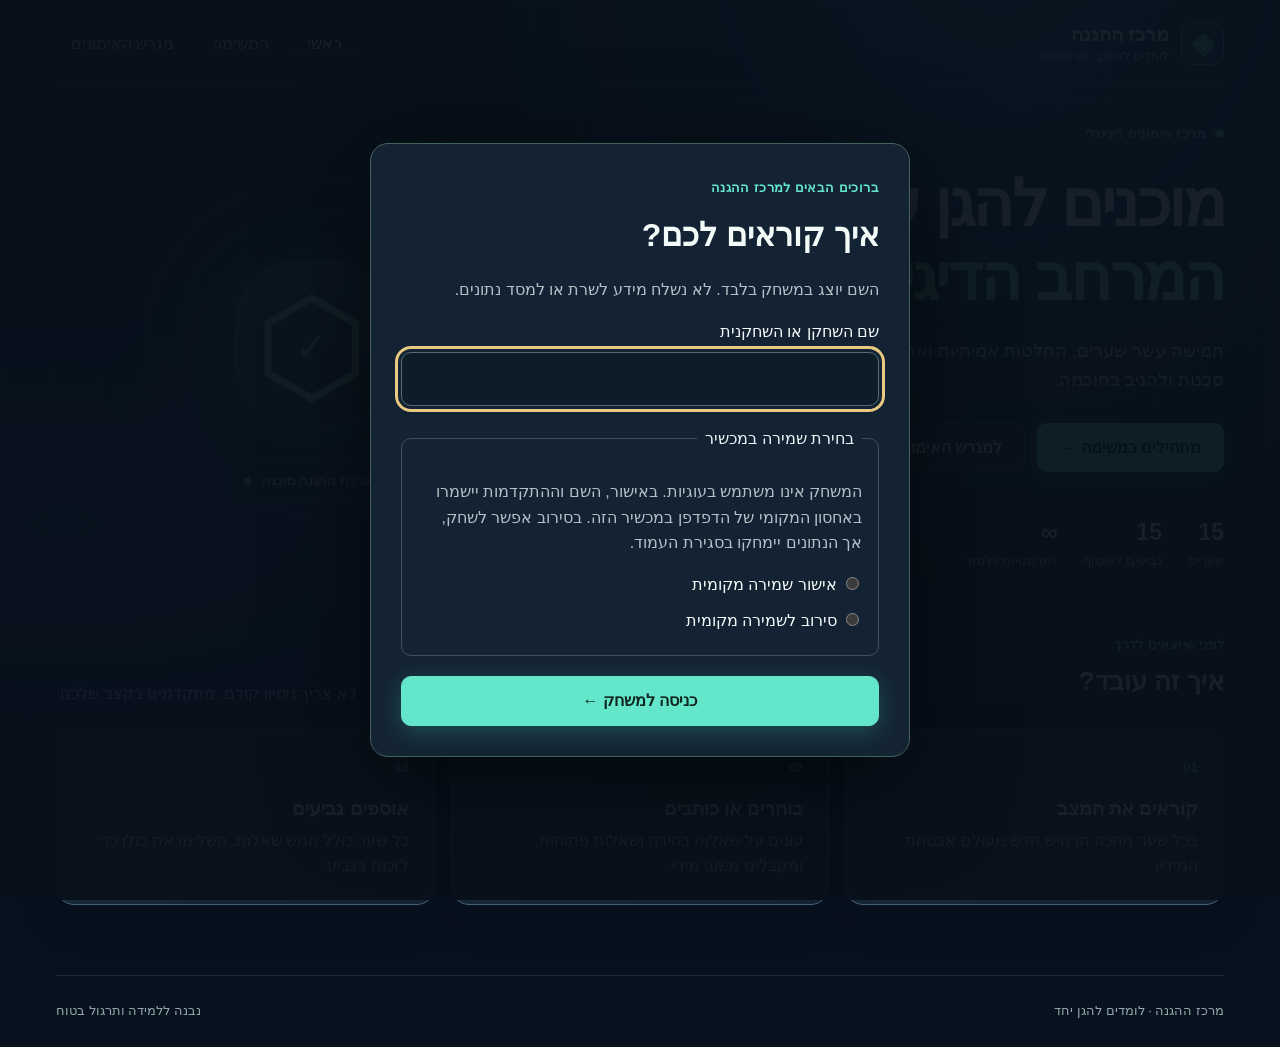
<file: the game/index.html>
<!doctype html>
<html lang="he" dir="rtl">
<head>
  <meta charset="utf-8"><meta name="viewport" content="width=device-width, initial-scale=1">
  <meta name="theme-color" content="#111d2c"><title>מרכז ההגנה | משימת סייבר</title>
  <link rel="stylesheet" href="style.css"><script src="game.js" defer></script>
</head>
<body>
<div class="shell">
  <header class="topbar"><a class="brand" href="#home" data-view="home"><span class="brand-icon" aria-hidden="true">◈</span><span>מרכז ההגנה<small>לומדים לחשוב כמו מגינים</small></span></a><nav aria-label="תפריט ראשי"><button data-view="home">ראשי</button><button data-view="game">המשימה</button><button data-view="playground">מגרש האימונים</button></nav></header>
  <main id="main"><p id="player-greeting" class="eyebrow" aria-live="polite"></p>
    <section id="home" class="view active">
      <div class="hero"><div><span class="eyebrow"><span class="pulse"></span> מרכז אימונים דיגיטלי</span><h1>מוכנים להגן על<br><em>המרחב הדיגיטלי?</em></h1><p>חמישה עשר שערים, החלטות אמיתיות ואתגרים שילמדו אתכם לזהות סכנות ולהגיב בחוכמה.</p><div class="actions"><button class="primary" data-action="start">מתחילים במשימה <span aria-hidden="true">←</span></button><button class="secondary" data-view="playground">למגרש האימונים</button></div><div class="hero-stats"><span><b>15</b> שערים</span><span><b>15</b> גביעים לאיסוף</span><span><b>∞</b> הזדמנויות ללמוד</span></div></div><div class="hero-art" aria-hidden="true"><div class="orbit orbit-one"></div><div class="orbit orbit-two"></div><div class="shield">⬡<span>✓</span></div><div class="art-label">מערכת ההגנה מוכנה <i></i></div></div></div>
      <div class="section-heading"><div><span class="eyebrow">לפני שיוצאים לדרך</span><h2>איך זה עובד?</h2></div><p>לא צריך ניסיון קודם. מתקדמים בקצב שלכם.</p></div><div class="features"><article><span>01</span><h3>קוראים את המצב</h3><p>בכל שער מחכה תרחיש חדש מעולם אבטחת המידע.</p></article><article><span>02</span><h3>בוחרים או כותבים</h3><p>עונים על שאלות בחירה ושאלות פתוחות, ומקבלים משוב מידי.</p></article><article><span>03</span><h3>אוספים גביעים</h3><p>כל שער כולל חמש שאלות. השלימו את כולן כדי לזכות בגביע.</p></article></div>
    </section>
    <section id="game" class="view" aria-labelledby="game-title"><div class="section-heading"><div><span class="eyebrow">מסלול ההכשרה</span><h1 id="game-title">משימת ההגנה</h1><p>קראו את התרחיש ובחרו את התגובה הבטוחה ביותר.</p></div><div class="trophy-count">🏆 <strong id="trophy-count">0</strong> / 15 גביעים</div></div><div class="progress-head"><span id="progress-label">שער 1 מתוך 15</span><span id="progress-percent">0% הושלמו</span></div><div class="progress-track"><div id="progress-bar"></div></div><div class="game-layout"><div class="question-card"><div class="card-top"><span id="gate-tag" class="tag">שער 01</span><span id="difficulty" class="muted"></span></div><h2 id="question-title"></h2><p id="question-text" class="question-text"></p><form id="answer-form"><div id="answer-area"></div><div id="feedback" class="feedback" role="status" aria-live="polite"></div><button id="submit-answer" class="primary" type="submit">בדיקת תשובה ←</button><button id="next-gate" class="primary hidden" type="button">לשער הבא ←</button></form></div><aside class="side-card"><h2>אוסף הגביעים</h2><p>כל שער שתעברו יוסיף גביע לאוסף שלכם.</p><div id="trophy-grid" class="trophy-grid" aria-label="התקדמות הגביעים"></div><div class="tip"><strong>טיפ למגינים</strong><p>גם טעות היא הזדמנות ללמוד. אפשר לנסות שוב בכל שלב.</p></div></aside></div></section>
    <section id="complete" class="view"><div class="completion"><span class="big-trophy">🏆</span><span class="eyebrow">המשימה הושלמה</span><h1>כל הכבוד, מגיני הסייבר!</h1><p>עברתם את כל 15 השערים ואספתם את כל הגביעים. עכשיו אפשר להמשיך לתרגל במגרש האימונים.</p><div class="actions centered"><button class="primary" data-view="playground">למגרש האימונים ←</button><button class="secondary" data-action="restart">להתחיל מחדש</button></div></div></section>
    <section id="playground" class="view" aria-labelledby="play-title">
 <div class="section-heading play-heading"><div><span class="eyebrow">◈ יחידת אימון וסימולציה</span><h1 id="play-title">חדר הבקרה</h1><p>אתם אחראים להגנת הרשת. קראו את ההתראות, קבלו החלטות ועקבו אחר מצב המערכות.</p></div><span class="simulation-badge">● סימולציה מקומית בלבד</span></div>
 <div class="command-status"><div><span class="status-pulse"></span> חדר הבקרה פעיל <small>תרגול בטוח · ללא חיבור למערכות</small></div><div class="command-metrics"><span>אירוע <b id="sim-counter">1 / 3</b></span><span>טופלו <b id="sim-resolved">0</b></span><span>נקודות <b id="sim-score">0</b></span></div></div>
 <div class="control-grid">
  <div class="console-main"><div class="console-top"><span class="console-label">◈ התראה נכנסת</span><span id="sim-severity" class="severity">רמת סיכון: גבוהה</span></div>
   <div class="incident-visual" aria-hidden="true"><div class="radar"><span></span><i></i></div><div class="incident-visual-text"><small>מערכת זיהוי איומים</small><strong id="sim-system">בדיקת תעבורה</strong><span>הסימולציה פועלת</span></div><div class="signal-bars"><i></i><i></i><i></i><i></i><i></i><i></i><i></i></div></div>
   <div class="incident-body"><div class="incident-meta"><span id="sim-step" class="tag">שלב 1</span><span class="muted">בחרו פעולה אחת</span></div><h2 id="sim-title"></h2><p id="sim-text" class="question-text"></p><div id="sim-actions" class="options"></div><div id="sim-feedback" class="feedback" role="status" aria-live="polite"></div><div class="sim-nav"><button id="sim-next" class="primary hidden" type="button">לשלב הבא ←</button><button id="sim-restart" class="secondary hidden" type="button">התחלת תרגול חדש ↻</button></div></div>
  </div>
  <aside class="console-side"><div class="side-card system-card"><div class="side-title"><h2>מצב מערכות</h2><span class="live-label">● בזמן אמת</span></div><div class="health-head"><span>רמת הגנה</span><strong id="sim-health-label">100%</strong></div><div class="progress-track"><div id="sim-health"></div></div><div class="system-list"><div><span>◈ רשת בית הספר</span><b id="sim-network">תקינה</b></div><div><span>◈ חשבונות משתמשים</span><b id="sim-accounts">תקינים</b></div><div><span>◈ קבצים ונתונים</span><b id="sim-files">מוגנים</b></div></div></div>
   <div class="side-card log-card"><div class="side-title"><h2>יומן אירועים</h2><span class="live-label">● עדכני</span></div><ol id="sim-log" aria-label="יומן פעולות בסימולציה" aria-live="polite"></ol></div>
   <div class="sim-note">◉ כל האירועים והפעולות כאן מדומים. לא נשלח מידע ולא מתבצע שינוי במערכת אמיתית.</div>
  </aside>
 </div>
 </section>
  </main><footer><span>מרכז ההגנה · לומדים להגן יחד</span><span>נבנה ללמידה ותרגול בטוח</span></footer>
</div></body></html>
</file>
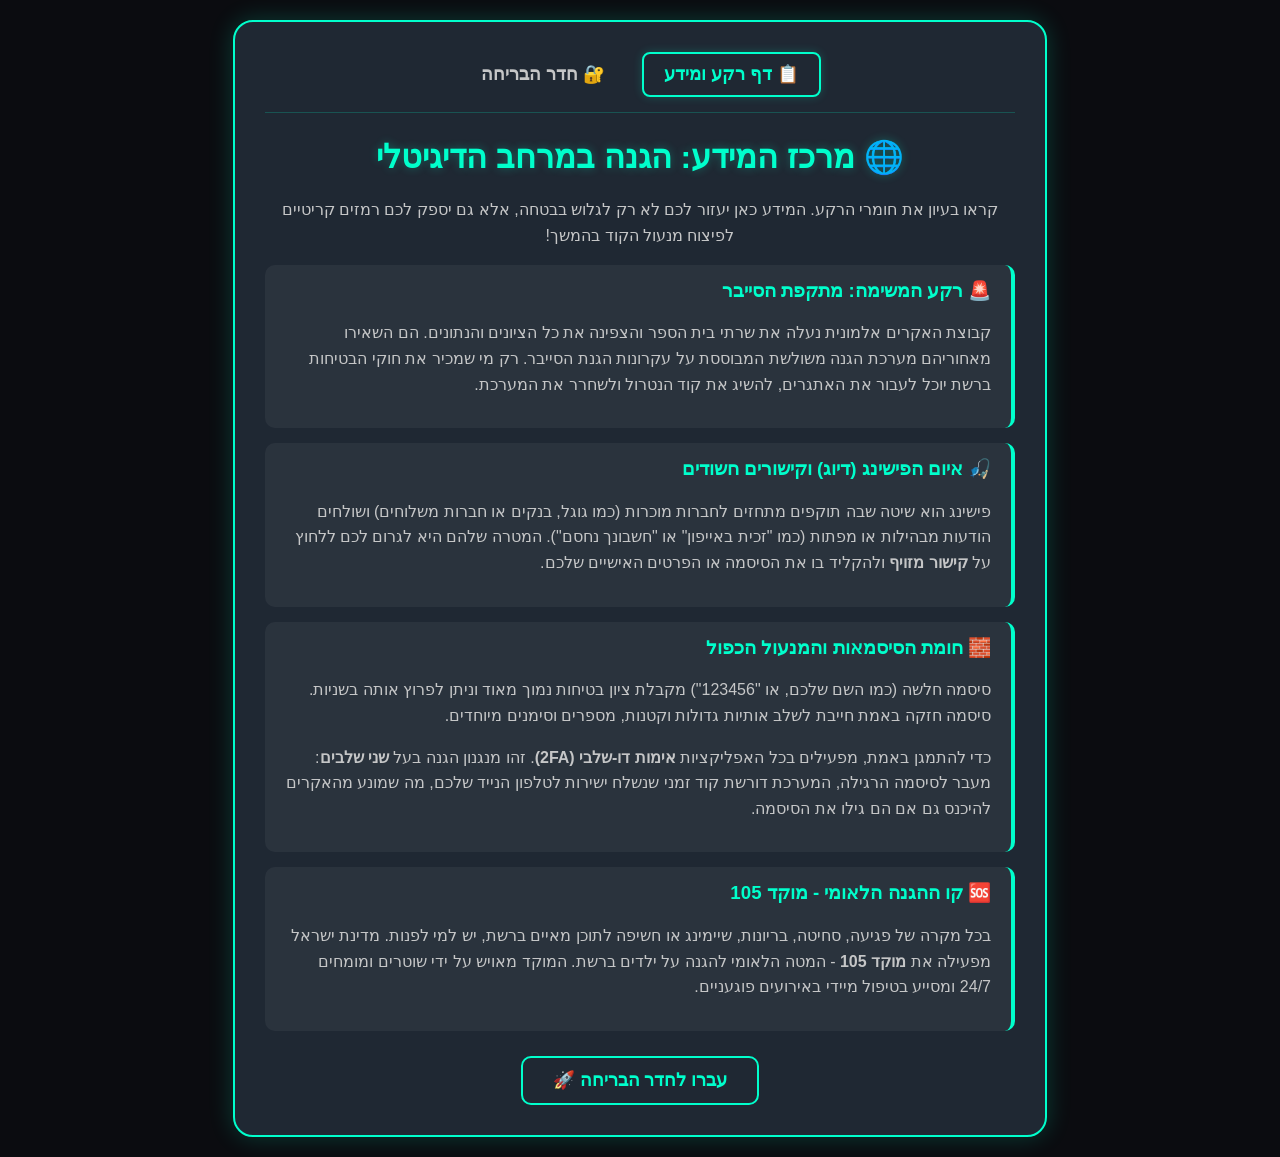
<file: game.html>
<!DOCTYPE html>
<html lang="he" dir="rtl">
<head>
    <meta charset="UTF-8">
    <meta name="viewport" content="width=device-width, initial-scale=1.0">
    <title>משימת סייבר: חדר הבריחה והידע המלא</title>
    <style>
        :root {
            --primary: #00ffcc;
            --secondary: #9d4edd;
            --bg: #0b0c10;
            --card-bg: #1f2833;
            --text: #c5c6c7;
            --success: #2ec4b6;
            --danger: #e63946;
            --light-bg: rgba(255, 255, 255, 0.05);
        }

        body {
            font-family: 'Segoe UI', Tahoma, Geneva, Verdana, sans-serif;
            background-color: var(--bg);
            color: var(--text);
            margin: 0;
            padding: 20px;
            display: flex;
            justify-content: center;
            align-items: center;
            min-height: 100vh;
        }

        .game-box {
            width: 100%;
            max-width: 750px;
            background: var(--card-bg);
            padding: 30px;
            border-radius: 20px;
            box-shadow: 0 0 25px rgba(0, 255, 204, 0.2);
            border: 2px solid var(--primary);
        }

        /* מערכת לשוניות */
        .tabs {
            display: flex;
            justify-content: center;
            gap: 15px;
            margin-bottom: 25px;
            border-bottom: 1px solid rgba(0, 255, 204, 0.2);
            padding-bottom: 15px;
        }

        .tab-btn {
            background: transparent;
            color: var(--text);
            border: 2px solid transparent;
            padding: 10px 20px;
            font-size: 1.1rem;
            font-weight: bold;
            border-radius: 8px;
            cursor: pointer;
            transition: 0.3s;
        }

        .tab-btn.active {
            border-color: var(--primary);
            color: var(--primary);
            box-shadow: 0 0 10px rgba(0, 255, 204, 0.2);
        }

        .tab-content { display: none; text-align: center; }
        .tab-content.active { display: block; animation: fadeIn 0.4s ease; }

        @keyframes fadeIn {
            from { opacity: 0; transform: translateY(10px); }
            to { opacity: 1; transform: translateY(0); }
        }

        h1 { color: var(--primary); margin-top: 0; text-shadow: 0 0 10px rgba(0,255,204,0.3); text-align: center; }
        h2 { color: var(--secondary); text-align: center; }
        p { line-height: 1.6; }

        /* סגנון דף מידע */
        .info-section { text-align: right; margin-bottom: 25px; }
        .info-card {
            background: var(--light-bg);
            padding: 15px 20px;
            border-radius: 10px;
            margin-top: 15px;
            border-right: 4px solid var(--primary);
        }
        .info-card h3 { margin-top: 0; color: var(--primary); }

        .hidden { display: none !important; }
        
        button.action-btn {
            background: transparent;
            color: var(--primary);
            border: 2px solid var(--primary);
            padding: 12px 30px;
            font-size: 1.1rem;
            font-weight: bold;
            border-radius: 10px;
            cursor: pointer;
            transition: 0.3s ease;
        }
        button.action-btn:hover {
            background: var(--primary);
            color: var(--bg);
            box-shadow: 0 0 15px var(--primary);
        }

        /* משחק הזיכרון */
        .memory-grid { display: grid; grid-template-columns: repeat(4, 1fr); gap: 10px; margin: 20px 0; }
        .memory-card {
            height: 100px; background: #111; border: 1px solid var(--secondary); border-radius: 8px;
            display: flex; justify-content: center; align-items: center; font-size: 0.95rem; font-weight: bold;
            cursor: pointer; color: transparent; user-select: none; transition: background 0.3s, color 0.1s; padding: 5px;
        }
        .memory-card.flipped { background: var(--secondary); color: white; }
        .memory-card.matched { background: var(--success); color: var(--bg); cursor: default; border-color: var(--success); }

        /* משחק המיון */
        .sorting-container {
            background: #111; padding: 25px; border-radius: 12px; margin: 20px 0;
            border: 1px dashed var(--primary); min-height: 120px; display: flex; align-items: center; justify-content: center; font-size: 1.2rem;
        }
        .sort-btn-group { display: flex; gap: 20px; justify-content: center; }
        .btn-safe { border-color: var(--success); color: var(--success); }
        .btn-safe:hover { background: var(--success); color: #fff; box-shadow: 0 0 15px var(--success); }
        .btn-danger { border-color: var(--danger); color: var(--danger); }
        .btn-danger:hover { background: var(--danger); color: #fff; box-shadow: 0 0 15px var(--danger); }

        /* המקלדת הנומרית */
        .keypad { display: grid; grid-template-columns: repeat(3, 60px); gap: 10px; justify-content: center; margin: 20px 0; }
        .key {
            height: 60px; background: #111; border: 1px solid var(--primary); color: var(--primary);
            font-size: 1.5rem; border-radius: 50%; display: flex; justify-content: center; align-items: center; cursor: pointer;
        }
        .key:active { background: var(--primary); color: #000; }
        #code-display {
            font-size: 2rem; letter-spacing: 10px; background: #000; padding: 10px; width: 180px;
            margin: 0 auto 15px; border-radius: 5px; color: var(--danger); height: 40px;
        }

        #feedback { height: 25px; font-weight: bold; margin-top: 15px; text-align: center; }
    </style>
</head>
<body>

<div class="game-box">
    <!-- תפריט לשוניות עליון -->
    <div class="tabs">
        <button class="tab-btn active" id="tab-link-info" onclick="switchTab('info-tab')">📋 דף רקע ומידע</button>
        <button class="tab-btn" id="tab-link-game" onclick="switchTab('game-tab')">🔐 חדר הבריחה</button>
    </div>

    <!-- לשונית 1: דף רקע ומידע -->
    <div id="info-tab" class="tab-content active">
        <h1>🌐 מרכז המידע: הגנה במרחב הדיגיטלי</h1>
        <p>קראו בעיון את חומרי הרקע. המידע כאן יעזור לכם לא רק לגלוש בבטחה, אלא גם יספק לכם רמזים קריטיים לפיצוח מנעול הקוד בהמשך!</p>
        
        <div class="info-section">
            <div class="info-card">
                <h3>🚨 רקע המשימה: מתקפת הסייבר</h3>
                <p>קבוצת האקרים אלמונית נעלה את שרתי בית הספר והצפינה את כל הציונים והנתונים. הם השאירו מאחוריהם מערכת הגנה משולשת המבוססת על עקרונות הגנת הסייבר. רק מי שמכיר את חוקי הבטיחות ברשת יוכל לעבור את האתגרים, להשיג את קוד הנטרול ולשחרר את המערכת.</p>
            </div>

            <div class="info-card">
                <h3>🎣 איום הפישינג (דיוג) וקישורים חשודים</h3>
                <p>פישינג הוא שיטה שבה תוקפים מתחזים לחברות מוכרות (כמו גוגל, בנקים או חברות משלוחים) ושולחים הודעות מבהילות או מפתות (כמו "זכית באייפון" או "חשבונך נחסם"). המטרה שלהם היא לגרום לכם ללחוץ על <strong>קישור מזויף</strong> ולהקליד בו את הסיסמה או הפרטים האישיים שלכם.</p>
            </div>

            <div class="info-card">
                <h3>🧱 חומת הסיסמאות והמנעול הכפול</h3>
                <p>סיסמה חלשה (כמו השם שלכם, או "123456") מקבלת ציון בטיחות נמוך מאוד וניתן לפרוץ אותה בשניות. סיסמה חזקה באמת חייבת לשלב אותיות גדולות וקטנות, מספרים וסימנים מיוחדים.</p>
                <p>כדי להתמגן באמת, מפעילים בכל האפליקציות <strong>אימות דו-שלבי (2FA)</strong>. זהו מנגנון הגנה בעל <strong>שני שלבים</strong>: מעבר לסיסמה הרגילה, המערכת דורשת קוד זמני שנשלח ישירות לטלפון הנייד שלכם, מה שמונע מהאקרים להיכנס גם אם הם גילו את הסיסמה.</p>
            </div>

            <div class="info-card">
                <h3>🆘 קו ההגנה הלאומי - מוקד 105</h3>
                <p>בכל מקרה של פגיעה, סחיטה, בריונות, שיימינג או חשיפה לתוכן מאיים ברשת, יש למי לפנות. מדינת ישראל מפעילה את <strong>מוקד 105</strong> - המטה הלאומי להגנה על ילדים ברשת. המוקד מאויש על ידי שוטרים ומומחים 24/7 ומסייע בטיפול מיידי באירועים פוגעניים.</p>
            </div>
        </div>
        <button class="action-btn" onclick="switchTab('game-tab')">עברו לחדר הבריחה 🚀</button>
    </div>

    <!-- לשונית 2: המשחק -->
    <div id="game-tab" class="tab-content">
        <!-- מסך פתיחה של המשחק -->
        <div id="intro-screen">
            <h1>🔐 חדר הבריחה הדיגיטלי</h1>
            <p>הגעתם למסך הפיקוד. לפניכם 3 חדרים נעולים. עברו אותם אחד אחד כדי להציל את המערכת.</p>
            <button class="action-btn" onclick="startRoom(1)">התחל בפריצה</button>
        </div>

        <!-- חדר 1: משחק הזיכרון -->
        <div id="room1" class="hidden">
            <h2>חדר 1: משחק הזיכרון הדיגיטלי</h2>
            <p>מצאו את הזוגות המתאימים בין איומי הרשת לדרכי ההתגוננות כדי לפתוח את השער הראשון.</p>
            <div class="memory-grid" id="memory-grid"></div>
        </div>

        <!-- חדר 2: משחק המיון -->
        <div id="room2" class="hidden">
            <h2>חדר 2: מסננת הסייבר</h2>
            <p>לפניכם הודעות ומצבים מהרשת. מיינו אותם במהירות: האם המצב <strong>בטוח</strong> או <strong>חשוד/מסוכן</strong>?</p>
            <div id="sort-progress" style="font-size: 0.9rem; color: var(--primary);"></div>
            <div class="sorting-container" id="scenarios-box">טוען מצב...</div>
            <div class="sort-btn-group">
                <button class="btn-safe action-btn" style="padding: 10px 20px;" onclick="handleSort(true)">🟢 בטוח לגמרי</button>
                <button class="btn-danger action-btn" style="padding: 10px 20px;" onclick="handleSort(false)">🔴 חשוד / מסוכן</button>
            </div>
        </div>

        <!-- חדר 3: פיצוח הקוד -->
        <div id="room3" class="hidden">
            <h2>חדר 3: מנעול הקוד הסופי</h2>
            <p>כדי לנטרל את הווירוס, עליכם לגלות קוד בן 3 ספרות בעזרת המידע שקראתם בדף הרקע:</p>
            <div style="text-align: right; background: rgba(255,255,255,0.05); padding: 15px; border-radius: 8px; margin-bottom: 15px; font-size: 0.95rem;">
                📌 <strong>ספרה ראשונה:</strong> מספר המוקד הלאומי להגנה על ילדים ברשת פחות 100.<br>
                📌 <strong>ספרה שנייה:</strong> כמה שלבים יש במנגנון האימות הדו-שלבי?<br>
                📌 <strong>ספרה שלישית:</strong> אם הסיסמה המורכבת "A@b3#k9" קיבלה ציון בטיחות מעולה, איזה ציון מגיע לסיסמה חלשה ונפוצה כמו "123456"?
            </div>
            <div id="code-display"></div>
            <div class="keypad">
                <div class="key" onclick="pressKey('1')">1</div><div class="key" onclick="pressKey('2')">2</div><div class="key" onclick="pressKey('3')">3</div>
                <div class="key" onclick="pressKey('4')">4</div><div class="key" onclick="pressKey('5')">5</div><div class="key" onclick="pressKey('6')">6</div>
                <div class="key" onclick="pressKey('7')">7</div><div class="key" onclick="pressKey('8')">8</div><div class="key" onclick="pressKey('9')">9</div>
                <div class="key" style="border:none;"></div><div class="key" onclick="pressKey('0')">0</div><div class="key" onclick="clearCode()" style="font-size:1rem; color:var(--danger); border-color:var(--danger)">C</div>
            </div>
        </div>

        <!-- מסך ניצחון -->
        <div id="victory-screen" class="hidden">
            <h1 style="color: var(--success); font-size: 3rem;">🏆 המערכת שוחררה! 🏆</h1>
            <p>הצלחתם לפצח את כל החדרים, להביס את ההאקר ולהוכיח שאתם אלופי אבטחה דיגיטלית!</p>
            <button class="action-btn" onclick="location.reload()">שחק שוב</button>
        </div>

        <!-- משוב כללי -->
        <div id="feedback"></div>
    </div>
</div>

<script>
    let feedbackBox = document.getElementById('feedback');

    // ניהול לשוניות
    function switchTab(tabId) {
        document.querySelectorAll('.tab-content').forEach(content => content.classList.remove('active'));
        document.querySelectorAll('.tab-btn').forEach(btn => btn.classList.remove('active'));
        
        document.getElementById(tabId).classList.add('active');
        if(tabId === 'info-tab') document.getElementById('tab-link-info').classList.add('active');
        if(tabId === 'game-tab') document.getElementById('tab-link-game').classList.add('active');
    }

    function showFeedback(text, isSuccess) {
        feedbackBox.innerText = text;
        feedbackBox.style.color = isSuccess ? 'var(--success)' : 'var(--danger)';
        if(!isSuccess) setTimeout(() => feedbackBox.innerText = '', 2000);
    }

    function startRoom(roomNum) {
        document.getElementById('intro-screen').classList.add('hidden');
        document.getElementById('room1').classList.add('hidden');
        document.getElementById('room2').classList.add('hidden');
        document.getElementById('room3').classList.add('hidden');
        document.getElementById('victory-screen').classList.add('hidden');
        feedbackBox.innerText = '';

        if(roomNum === 1) { document.getElementById('room1').classList.remove('hidden'); initMemoryGame(); }
        if(roomNum === 2) { document.getElementById('room2').classList.remove('hidden'); initSortingGame(); }
        if(roomNum === 3) { document.getElementById('room3').classList.remove('hidden'); }
        if(roomNum === 'win') { document.getElementById('victory-screen').classList.remove('hidden'); }
    }

    // ==================== חדר 1: משחק הזיכרון ====================
    const memoryData = [
        { text: "פישינג (דיוג)", pairId: 1 }, { text: "קישור מזויף במייל", pairId: 1 },
        { text: "סיסמה חזקה", pairId: 2 }, { text: "אותיות, מספרים וסימנים", pairId: 2 },
        { text: "מוקד 105", pairId: 3 }, { text: "דיווח על פגיעה ברשת", pairId: 3 },
        { text: "Wi-Fi ציבורי", pairId: 4 }, { text: "סכנת גניבת סיסמאות", pairId: 4 }
    ];
    let flippedCards = [];
    let matchedPairs = 0;

    function initMemoryGame() {
        const grid = document.getElementById('memory-grid');
        grid.innerHTML = '';
        let shuffled = [...memoryData].sort(() => Math.random() - 0.5);
        
        shuffled.forEach((card, index) => {
            const cardEl = document.createElement('div');
            cardEl.className = 'memory-card';
            cardEl.innerText = card.text;
            cardEl.dataset.pairId = card.pairId;
            cardEl.dataset.index = index;
            cardEl.onclick = () => flipCard(cardEl);
            grid.appendChild(cardEl);
        });
    }

    function flipCard(card) {
        if(card.classList.contains('flipped') || card.classList.contains('matched') || flippedCards.length >= 2) return;

        card.classList.add('flipped');
        flippedCards.push(card);

        if(flippedCards.length === 2) {
            if(flippedCards[0].dataset.pairId === flippedCards[1].dataset.pairId) {
                flippedCards[0].classList.add('matched');
                flippedCards[1].classList.add('matched');
                flippedCards = [];
                matchedPairs++;
                if(matchedPairs === 4) {
                    showFeedback("🔓 השער הראשון נפתח! עוברים לחדר הבא...", true);
                    setTimeout(() => startRoom(2), 1500);
                }
            } else {
                setTimeout(() => {
                    flippedCards[0].classList.remove('flipped');
                    flippedCards[1].classList.remove('flipped');
                    flippedCards = [];
                }, 1000);
            }
        }
    }

    // ==================== חדר 2: משחק המיון ====================
    const scenarios = [
        { text: "הודעה מסיבוס/גוגל: 'החשבון שלך נחסם, לחץ כאן לשחרור והזן סיסמה'", isSafe: false },
        { text: "חבר מהכיתה שולח לך סרטון מטיול שהייתם בו שבוע שעבר", isSafe: true },
        { text: "אפליקציית פנקס רשימות מבקשת גישה לאנשי קשר, מצלמה ומיקום", isSafe: false },
        { text: "הודעה בוואטסאפ: 'שלחתי לך קוד בטעות, תעביר לי אותו מהר'", isSafe: false },
        { text: "אתר רשמי של משרד החינוך (עם סיומת gov.il) מבקש הזדהות משרד החינוך", isSafe: true }
    ];
    let currentScenarioIdx = 0;

    function initSortingGame() {
        currentScenarioIdx = 0;
        showScenario();
    }

    function showScenario() {
        document.getElementById('sort-progress').innerText = `איום ${currentScenarioIdx + 1} מתוך ${scenarios.length}`;
        document.getElementById('scenarios-box').innerText = scenarios[currentScenarioIdx].text;
    }

    function handleSort(userSaidSafe) {
        let current = scenarios[currentScenarioIdx];
        if(userSaidSafe === current.isSafe) {
            currentScenarioIdx++;
            if(currentScenarioIdx >= scenarios.length) {
                showFeedback("🔓 השער השני נפתח! המערכת כמעט משוחררת...", true);
                setTimeout(() => startRoom(3), 1500);
            } else {
                showScenario();
            }
        } else {
            showFeedback("❌ זיהוי שגוי! המערכת זיהתה סיכון. נסה שוב.", false);
        }
    }

    // ==================== חדר 3: פיצוח הקוד הסופי ====================
    const correctCode = "520"; // 105-100 = 5, אימות דו שלבי = 2, סיסמה 123456 = 0
    let currentInputCode = "";

    function pressKey(num) {
        if(currentInputCode.length >= 3) return;
        currentInputCode += num;
        document.getElementById('code-display').innerText = currentInputCode;

        if(currentInputCode.length === 3) {
            if(currentInputCode === correctCode) {
                showFeedback("🔓 הקוד נכון! הנגיף הושמד!", true);
                setTimeout(() => startRoom('win'), 1200);
            } else {
                showFeedback("❌ קוד שגוי! המערכת ננעלה. נקה ונסה שוב.", false);
                document.getElementById('code-display').style.color = 'var(--danger)';
            }
        }
    }

    function clearCode() {
        currentInputCode = "";
        document.getElementById('code-display').innerText = "";
        document.getElementById('code-display').style.color = 'var(--danger)';
    }
</script>

</body>
</html>
</file>
<file: the game/style.css>
:root{color-scheme:dark;--bg:#0b1420;--panel:#142334;--line:#2b4050;--text:#edf5f4;--muted:#afc2c5;--accent:#8fe0c3;--gold:#e8c982;--bad:#ffaaa2}*{box-sizing:border-box}html{scroll-behavior:smooth}body{margin:0;background:radial-gradient(ellipse at 75% -15%,#264456 0,transparent 48%),var(--bg);color:var(--text);font-family:Segoe UI,Arial,sans-serif;line-height:1.6}.shell{max-width:1240px;margin:auto;padding:0 36px}.topbar{height:88px;display:flex;align-items:center;justify-content:space-between;border-bottom:1px solid #ffffff17;gap:20px}.brand{display:flex;align-items:center;gap:12px;text-decoration:none;color:var(--text);font-size:19px;font-weight:750;line-height:1.25}.brand small{display:block;color:var(--muted);font-size:12px;font-weight:400;margin-top:3px}.brand-icon{display:grid;place-items:center;width:43px;height:43px;border:1px solid #7bc6b5;border-radius:13px;font-size:29px;color:var(--accent)}nav{display:flex;gap:8px}button{font:inherit;cursor:pointer}nav button{background:none;border:0;color:var(--muted);padding:12px 15px;border-radius:10px}nav button:hover,nav button[aria-current=page]{background:#ffffff0d;color:white}button:focus-visible,a:focus-visible,input:focus-visible{outline:3px solid var(--gold);outline-offset:3px}.view{display:none;animation:appear .3s ease}.view.active{display:block}.hero{min-height:490px;display:grid;grid-template-columns:1.1fr .9fr;align-items:center;gap:30px}.eyebrow{color:var(--accent);font-size:13px;font-weight:700;letter-spacing:.03em}.pulse{display:inline-block;width:8px;height:8px;background:var(--accent);border-radius:50%;margin-left:6px;box-shadow:0 0 0 5px #8fe0c31a}.hero h1{font-size:clamp(38px,5vw,66px);line-height:1.17;letter-spacing:-.035em;margin:21px 0}.hero h1 em{font-style:normal;color:var(--accent)}.hero p{color:var(--muted);font-size:18px;max-width:550px}.actions{display:flex;gap:12px;flex-wrap:wrap;margin-top:28px}.primary,.secondary{min-height:48px;padding:11px 22px;border-radius:10px;font-weight:700;transition:transform .2s,background .2s,border-color .2s}.primary{background:var(--accent);border:1px solid var(--accent);color:#10251f}.primary:hover{background:#b2f1d9;transform:translateY(-2px)}.secondary{background:#ffffff08;border:1px solid #526878;color:var(--text)}.secondary:hover{border-color:var(--accent);background:#ffffff10}.hero-stats{display:flex;gap:26px;margin-top:42px;color:var(--muted);font-size:13px}.hero-stats b{display:block;color:var(--text);font-size:23px}.hero-art{position:relative;display:grid;place-items:center;height:360px}.orbit{position:absolute;border:1px solid #a4d9c833;border-radius:50%;width:270px;height:270px}.orbit-two{width:335px;height:335px;border-style:dashed;animation:spin 65s linear infinite}.shield{height:170px;width:155px;display:grid;place-items:center;border:1px solid #96d6c16b;background:linear-gradient(145deg,#41685e,#1b3941);border-radius:38% 38% 45% 45%;font-size:130px;color:#9be0c8;box-shadow:0 24px 90px #75c9ad22;position:relative;line-height:1}.shield span{position:absolute;font-size:40px}.art-label{position:absolute;bottom:24px;background:#1b3040;border:1px solid #45645f;border-radius:10px;padding:9px 15px;font-size:13px}.art-label i{display:inline-block;width:7px;height:7px;background:var(--accent);border-radius:50%;margin-right:7px}.section-heading{display:flex;justify-content:space-between;align-items:end;gap:20px;margin:40px 0 22px}.section-heading h1{font-size:38px;margin:4px 0}.section-heading h2{font-size:26px;margin:4px 0}.section-heading p,.muted,.side-card p{color:var(--muted);margin:0}.features{display:grid;grid-template-columns:repeat(3,1fr);gap:16px}.features article,.question-card,.side-card{background:linear-gradient(145deg,#182b3b,#132131);border:1px solid var(--line);border-radius:18px;padding:25px}.features article span{color:var(--accent);font-size:13px;font-weight:bold}.features h3{margin:14px 0 4px}.features p{margin:0;color:var(--muted)}footer{display:flex;justify-content:space-between;gap:12px;color:#8fa7aa;border-top:1px solid #ffffff17;margin-top:70px;padding:25px 0;font-size:13px}.trophy-count,.simulation-badge{padding:9px 15px;border:1px solid #756747;border-radius:10px;background:#e8c9820d;color:var(--gold);white-space:nowrap}.simulation-badge{color:var(--accent);border-color:#437265}.progress-head,.health-head{display:flex;justify-content:space-between;color:var(--muted);font-size:14px;margin-bottom:9px}.progress-track{height:8px;border-radius:10px;background:#2a3d49;overflow:hidden}.progress-track>div{height:100%;width:0;background:var(--accent);border-radius:10px;transition:width .35s}.game-layout,.play-layout{display:grid;grid-template-columns:minmax(0,1fr) 290px;gap:18px;margin-top:22px}.question-card{min-height:370px;padding:30px}.side-card h2{font-size:18px;margin:0 0 8px}.card-top{display:flex;justify-content:space-between;gap:10px;align-items:center}.tag{background:#8fe0c31a;color:var(--accent);border:1px solid #8fe0c340;padding:5px 11px;border-radius:7px;font-size:13px;font-weight:bold}.question-card h2{font-size:26px;margin:22px 0 8px}.question-text{color:var(--muted);font-size:17px;margin:0 0 23px}.options{display:grid;gap:10px}.option{display:flex;align-items:center;gap:12px;text-align:right;width:100%;padding:14px;border:1px solid #3b5160;border-radius:10px;background:#0d1c29;color:var(--text);transition:border-color .2s,background .2s}.option:hover,.option.selected{border-color:var(--accent);background:#203b3d}.option input{accent-color:#8fe0c3;width:18px;height:18px;flex-shrink:0}.answer-input{width:100%;background:#0d1c29;border:1px solid #536a76;border-radius:10px;padding:13px;color:white;font:inherit;margin-top:8px}.helper{font-size:13px;color:var(--muted);margin:8px 0}.feedback{min-height:28px;margin:14px 0 10px;font-weight:600}.feedback.good{color:var(--accent)}.feedback.bad{color:var(--bad)}.hidden{display:none!important}.trophy-grid{display:grid;grid-template-columns:repeat(5,1fr);gap:7px;margin:20px 0}.trophy-grid span{display:grid;place-items:center;aspect-ratio:1;background:#0e1b28;border:1px solid #324653;border-radius:8px;filter:grayscale(1);opacity:.35;font-size:19px}.trophy-grid span.earned{filter:none;opacity:1;background:#e8c98216;border-color:#88744c;animation:pop .35s}.tip{border-right:3px solid #75ba9f;background:#8fe0c30b;padding:13px;margin-top:25px;border-radius:5px}.tip strong{color:var(--accent)}.tip p{font-size:14px;margin-top:4px}.completion{text-align:center;max-width:650px;margin:90px auto}.completion h1{font-size:38px;margin:10px}.completion p{color:var(--muted);font-size:18px}.big-trophy{display:block;font-size:80px}.centered{justify-content:center}.health-head{margin-top:25px}#sim-health{width:100%}@keyframes spin{to{transform:rotate(360deg)}}@keyframes appear{from{opacity:0;transform:translateY(8px)}to{opacity:1;transform:translateY(0)}}@keyframes pop{50%{transform:scale(1.2)}}@media(max-width:760px){.shell{padding:0 18px}.topbar{height:auto;padding:16px 0;display:block}.topbar nav{margin-top:15px;overflow:auto;white-space:nowrap}.hero{grid-template-columns:1fr;padding-top:45px;min-height:0}.hero-art{height:260px}.orbit{width:190px;height:190px}.orbit-two{width:240px;height:240px}.shield{transform:scale(.8)}.art-label{bottom:0}.features{grid-template-columns:1fr}.game-layout,.play-layout{grid-template-columns:1fr}.section-heading{align-items:start;flex-direction:column}.question-card{padding:22px}.hero-stats{gap:18px}footer{flex-direction:column}.side-card{order:2}}@media(prefers-reduced-motion:reduce){*,*::before,*::after{animation-duration:.01ms!important;animation-iteration-count:1!important;scroll-behavior:auto!important;transition-duration:.01ms!important}}

.entry-overlay{position:fixed;inset:0;z-index:100;display:grid;place-items:center;padding:20px;background:#08111bef;overflow:auto}.entry-card{width:min(100%,540px);background:#142334;border:1px solid #456358;border-radius:18px;padding:30px;box-shadow:0 25px 100px #0008}.entry-card h1{margin:10px 0}.entry-card p{color:#afc2c5}.entry-card fieldset{border:1px solid #3b5160;border-radius:10px;margin:20px 0;padding:12px 16px}.entry-card fieldset label{display:block;margin:10px 0;cursor:pointer}.entry-card input[type=radio]{accent-color:#8fe0c3}.entry-card legend{padding:0 8px;color:#edf5f4}.entry-card .primary{width:100%}

/* שכבת עיצוב מרכז הבקרה */
:root{--accent:#64e6ca;--line:#34586a;--text:#f3fbf9;--muted:#bfd0d3}
body{background:radial-gradient(ellipse at 78% -8%,#246276 0,transparent 42%),radial-gradient(ellipse at 5% 50%,#162f4d 0,transparent 38%),#08121f}
body:before{content:"";position:fixed;inset:0;pointer-events:none;z-index:-1;background-image:linear-gradient(#91e6d005 1px,transparent 1px),linear-gradient(90deg,#91e6d005 1px,transparent 1px);background-size:48px 48px;mask-image:linear-gradient(to bottom,#000,transparent 90%)}
.topbar{border-bottom-color:#7be2c83b}.brand-icon{background:#64e6ca18;box-shadow:0 0 28px #64e6ca1b}.hero h1 em{color:#79f0d3;text-shadow:0 0 35px #65e0c037}
.hero-art:before{content:"";position:absolute;width:290px;height:290px;border-radius:50%;background:#4fe8bd18;filter:blur(40px);animation:glow-breathe 4s ease-in-out infinite}.shield{box-shadow:0 0 0 14px #72e8c50a,0 0 65px #63e5be44;animation:shield-float 4s ease-in-out infinite}.orbit-one{animation:spin 32s linear infinite}.orbit-two{animation-duration:45s}
.primary{box-shadow:0 6px 25px #39dcb540}.primary:hover{box-shadow:0 9px 30px #39dcb56b;transform:translateY(-3px)}.primary:active,.secondary:active{transform:scale(.98)}
.features article,.question-card,.side-card{box-shadow:0 14px 40px #020b1855;border-color:#426176}.features article{transition:transform .25s,border-color .25s,box-shadow .25s}.features article:hover{transform:translateY(-6px);border-color:#64e6ca88;box-shadow:0 18px 44px #0007,0 0 22px #64e6ca16}
.option{transition:transform .18s,border-color .18s,background .18s,box-shadow .18s}.option:hover:not(:disabled){transform:translateX(-4px);box-shadow:0 0 18px #64e6ca19}.progress-track>div{background:linear-gradient(90deg,#48cdb8,#b9ffde);box-shadow:0 0 18px #64e6ca99}
.command-status{display:flex;justify-content:space-between;align-items:center;gap:20px;padding:16px 20px;background:linear-gradient(110deg,#15384a,#142939);border:1px solid #3a6671;border-radius:14px;font-weight:700;box-shadow:0 8px 35px #0004}.command-status small{display:block;color:var(--muted);font-size:12px;font-weight:400}.status-pulse{display:inline-block;background:#6defca;border-radius:50%;width:9px;height:9px;box-shadow:0 0 0 5px #6defca20;animation:status-glow 2s infinite;margin-left:8px}.command-metrics{display:flex;gap:22px;color:#b9d2d3;font-size:13px}.command-metrics b{color:#f2fffb;font-size:19px;margin-right:5px}
.control-grid{display:grid;grid-template-columns:minmax(0,1fr) 320px;gap:18px;margin-top:18px}.console-main{overflow:hidden;border:1px solid #426877;border-radius:18px;background:#112131;box-shadow:0 20px 60px #0005}.console-top{display:flex;justify-content:space-between;gap:10px;padding:15px 22px;border-bottom:1px solid #3a5969;background:#193648}.console-label{font-size:13px;font-weight:800;color:#9aecd8}.severity{font-size:12px;color:#ffd491;background:#e8a44c1c;border:1px solid #dfb56666;border-radius:30px;padding:3px 10px}
.incident-visual{position:relative;display:flex;align-items:center;gap:22px;min-height:172px;padding:24px 32px;overflow:hidden;background:radial-gradient(circle at 16% 50%,#36898254,transparent 36%),linear-gradient(115deg,#143c48,#102a3b);border-bottom:1px solid #4d78834a}.incident-visual:after{content:"";position:absolute;inset:0;background:repeating-linear-gradient(0deg,transparent 0 5px,#aaf7df08 6px);pointer-events:none}.radar{width:110px;height:110px;flex-shrink:0;position:relative;border:1px solid #72ecd08c;border-radius:50%;background:repeating-radial-gradient(circle,transparent 0 23px,#7cf0cf39 24px 25px);box-shadow:0 0 30px #57e2c12a}.radar:before,.radar:after{content:"";position:absolute;background:#8ef7d545}.radar:before{width:100%;height:1px;top:50%}.radar:after{height:100%;width:1px;right:50%}.radar span{position:absolute;inset:0;border-radius:50%;background:conic-gradient(from 0deg,transparent 0 78%,#5feaca70 100%);animation:spin 5s linear infinite}.radar i{position:absolute;width:8px;height:8px;top:25%;right:25%;border-radius:50%;background:#b4ffe7;box-shadow:0 0 15px #8affe0}
.incident-visual-text{display:grid;gap:3px;z-index:1}.incident-visual-text small,.incident-visual-text span{font-size:12px;color:#b5d2d0}.incident-visual-text strong{font-size:22px}.signal-bars{margin-right:auto;height:55px;display:flex;align-items:center;gap:5px;direction:ltr}.signal-bars i{width:4px;height:26%;background:#80eed0;border-radius:3px;animation:signal 1.1s ease-in-out infinite alternate}.signal-bars i:nth-child(2n){animation-delay:-.5s;height:60%}.signal-bars i:nth-child(3n){animation-delay:-.8s;height:90%}
.incident-body{padding:25px 30px 30px}.incident-meta{display:flex;justify-content:space-between;align-items:center;gap:10px}.incident-body h2{font-size:27px;margin:18px 0 7px}.sim-option{min-height:56px}.choice-number{display:grid;place-items:center;width:28px;height:28px;flex-shrink:0;border-radius:7px;background:#64e6ca19;color:#a9f6df;font-weight:700}.choice-arrow{margin-right:auto;color:#8ad7c6;font-size:21px}.sim-option:disabled{cursor:default;opacity:.62}.sim-option.choice-correct{border-color:#65e2bf;background:#235b4b;opacity:1}.sim-option.choice-wrong{border-color:#e88282;background:#6b292d;animation:shake .3s}.sim-nav{display:flex;gap:10px;flex-wrap:wrap}
.console-side{display:grid;align-content:start;gap:16px}.side-title{display:flex;align-items:center;justify-content:space-between;gap:10px}.side-title h2{margin:0}.live-label{color:#8eead2;font-size:12px}.system-list{margin-top:22px;display:grid;gap:13px;font-size:13px}.system-list div{display:flex;justify-content:space-between;gap:8px;padding-bottom:11px;border-bottom:1px solid #ffffff14}.system-list b{color:#9cf1d5;font-size:12px}.log-card ol{padding:0 18px 0 0;color:#c3d7d7;font-size:13px}.log-card li{padding:5px 0;animation:appear .3s ease}.sim-note{padding:13px 16px;color:#adc8ca;border:1px dashed #47736e;border-radius:12px;font-size:13px;background:#59d4b808}
@keyframes shield-float{50%{transform:translateY(-10px)}}@keyframes glow-breathe{50%{opacity:.45;transform:scale(1.15)}}@keyframes status-glow{50%{box-shadow:0 0 0 9px #6defca08,0 0 15px #6defca}}@keyframes signal{to{height:95%}}@keyframes shake{25%{transform:translateX(5px)}75%{transform:translateX(-5px)}}
@media(max-width:850px){.control-grid{grid-template-columns:1fr}.console-side{grid-template-columns:1fr 1fr}.sim-note{grid-column:1/-1}}
@media(max-width:600px){.command-status{align-items:flex-start;flex-direction:column}.command-metrics{width:100%;justify-content:space-between;gap:6px}.incident-visual{padding:20px;gap:15px}.radar{width:80px;height:80px}.incident-visual-text strong{font-size:18px}.signal-bars{display:none}.incident-body{padding:22px}.console-side{grid-template-columns:1fr}.sim-note{grid-column:auto}.hero-art .shield{animation:none;transform:scale(.8)}}
@media(prefers-reduced-motion:reduce){*,*::before,*::after{animation-duration:.01ms!important;animation-iteration-count:1!important;transition-duration:.01ms!important;scroll-behavior:auto!important}}
</file>
